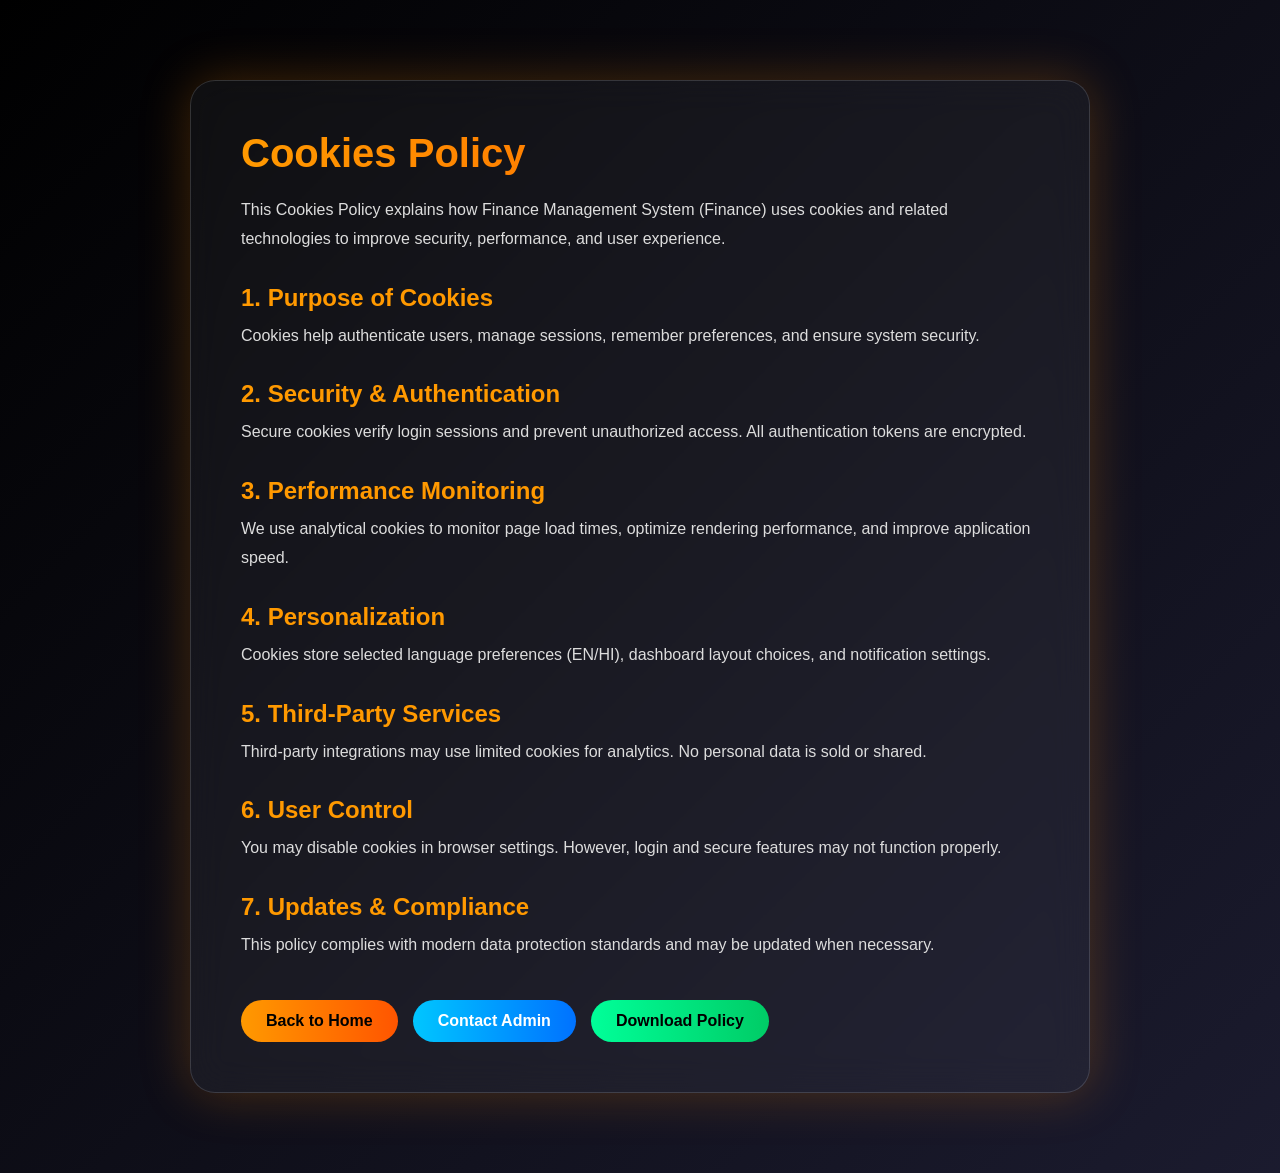
<file: legal/cookies.html>
<!DOCTYPE html>
<html lang="en">
<head>
<meta charset="UTF-8">
<title>Cookies Policy - Finance</title>
<meta name="viewport" content="width=device-width, initial-scale=1.0">

<style>

/* Base Reset */
*{
margin:0;
padding:0;
box-sizing:border-box;
font-family:'Segoe UI',sans-serif;
scroll-behavior:smooth;
}

/* Page Background */
body{
background:linear-gradient(-45deg,#0f0c29,#302b63,#24243e,#000000);
background-size:400% 400%;
animation:bgMove 10s ease infinite;
color:white;
overflow-x:hidden;
}

/* Background Animation */
@keyframes bgMove{
0%{background-position:0% 50%;}
50%{background-position:100% 50%;}
100%{background-position:0% 50%;}
}

/* Glass Container */

.container{
max-width:900px;
margin:80px auto;
padding:50px;
background:rgba(255,255,255,0.05);
backdrop-filter:blur(18px);
border-radius:25px;
border:1px solid rgba(255,255,255,0.15);
box-shadow:0 0 50px rgba(255,140,0,0.25);
animation:fadeIn .6s ease forwards;
}

@keyframes fadeIn{
from{opacity:0;transform:translateY(20px);}
to{opacity:1;transform:translateY(0);}
}

/* Typography */
h1{
font-size:40px;
margin-bottom:20px;
background:linear-gradient(90deg,#ff9900,#ff5500);
-webkit-background-clip:text;
-webkit-text-fill-color:transparent;
}

h2{
margin-top:30px;
color:#ff9900;
}

p{
line-height:1.8;
color:#ddd;
margin-top:10px;
}

/* Buttons */

.buttons{
margin-top:40px;
display:flex;
gap:15px;
flex-wrap:wrap;
}

.btn{
padding:12px 25px;
border-radius:30px;
text-decoration:none;
font-weight:bold;
transition:.3s;
}

.home{
background:linear-gradient(90deg,#ff9900,#ff5500);
color:black;
}

.contact{
background:linear-gradient(90deg,#00c6ff,#0072ff);
color:white;
}

.download{
background:linear-gradient(90deg,#00ff99,#00cc66);
color:black;
}

.btn:hover{
transform:scale(1.05);
box-shadow:0 0 20px rgba(255,255,255,0.4);
}

/* Responsive */
@media(max-width:768px){
.container{margin:40px 15px;padding:30px;}
h1{font-size:28px;}
}

</style>
</head>

<body>

<!-- Cookies Content -->
<div class="container">

<h1>Cookies Policy</h1>

<p>This Cookies Policy explains how Finance Management System (Finance) uses cookies and related technologies to improve security, performance, and user experience.</p>

<h2>1. Purpose of Cookies</h2>
<p>Cookies help authenticate users, manage sessions, remember preferences, and ensure system security.</p>

<h2>2. Security & Authentication</h2>
<p>Secure cookies verify login sessions and prevent unauthorized access. All authentication tokens are encrypted.</p>

<h2>3. Performance Monitoring</h2>
<p>We use analytical cookies to monitor page load times, optimize rendering performance, and improve application speed.</p>

<h2>4. Personalization</h2>
<p>Cookies store selected language preferences (EN/HI), dashboard layout choices, and notification settings.</p>

<h2>5. Third-Party Services</h2>
<p>Third-party integrations may use limited cookies for analytics. No personal data is sold or shared.</p>

<h2>6. User Control</h2>
<p>You may disable cookies in browser settings. However, login and secure features may not function properly.</p>

<h2>7. Updates & Compliance</h2>
<p>This policy complies with modern data protection standards and may be updated when necessary.</p>

<div class="buttons">
<a href="../index.html" class="btn home">Back to Home</a>
<a href="../support/contact-us.html" class="btn contact">Contact Admin</a>
<a href="#" class="btn download">Download Policy</a>
</div>

</div>

</body>
</html>
</file>
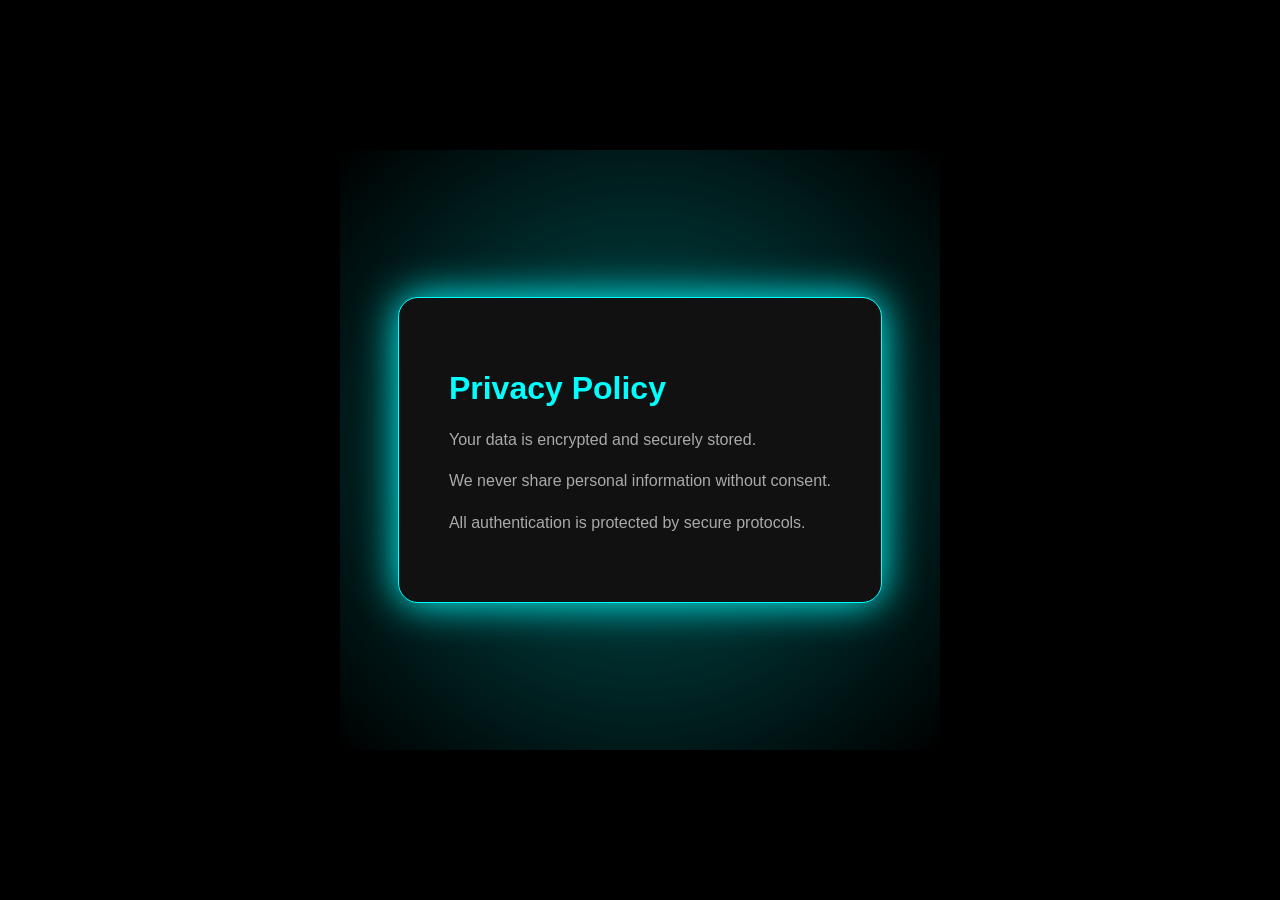
<file: legal/privacy.html>
<!DOCTYPE html>
<html lang="en">
<head>
<meta charset="UTF-8">
<meta name="viewport" content="width=device-width, initial-scale=1.0">
<title>Privacy Policy</title>
<style>
/* Base Layout */
body{
margin:0;
height:100vh;
display:flex;
justify-content:center;
align-items:center;
background:#000;
font-family:sans-serif;
color:#0ff;
overflow:hidden;
}

/* Background Effect */
body::before{
content:"";
position:absolute;
width:600px;
height:600px;
background:radial-gradient(circle,#00ffff55,transparent);
animation:spin 10s linear infinite;
}

/* Background Animation */
@keyframes spin{
100%{transform:rotate(360deg);}
}

/* Content Card */
.box{
position:relative;
background:#111;
padding:50px;
border-radius:20px;
border:1px solid #0ff;
box-shadow:0 0 40px #0ff;
max-width:700px;
animation:fade 1.2s ease;
}

/* Card Entrance Animation */
@keyframes fade{
from{opacity:0;transform:scale(.8);}
to{opacity:1;transform:scale(1);}
}

/* Typography */
h1{color:#0ff;margin-bottom:20px;}
p{color:#aaa;line-height:1.6;}
</style>
</head>
<body>
<!-- Privacy Content -->
<div class="box">
<h1>Privacy Policy</h1>
<p>Your data is encrypted and securely stored.</p>
<p>We never share personal information without consent.</p>
<p>All authentication is protected by secure protocols.</p>
</div>
</body>
</html>
</file>
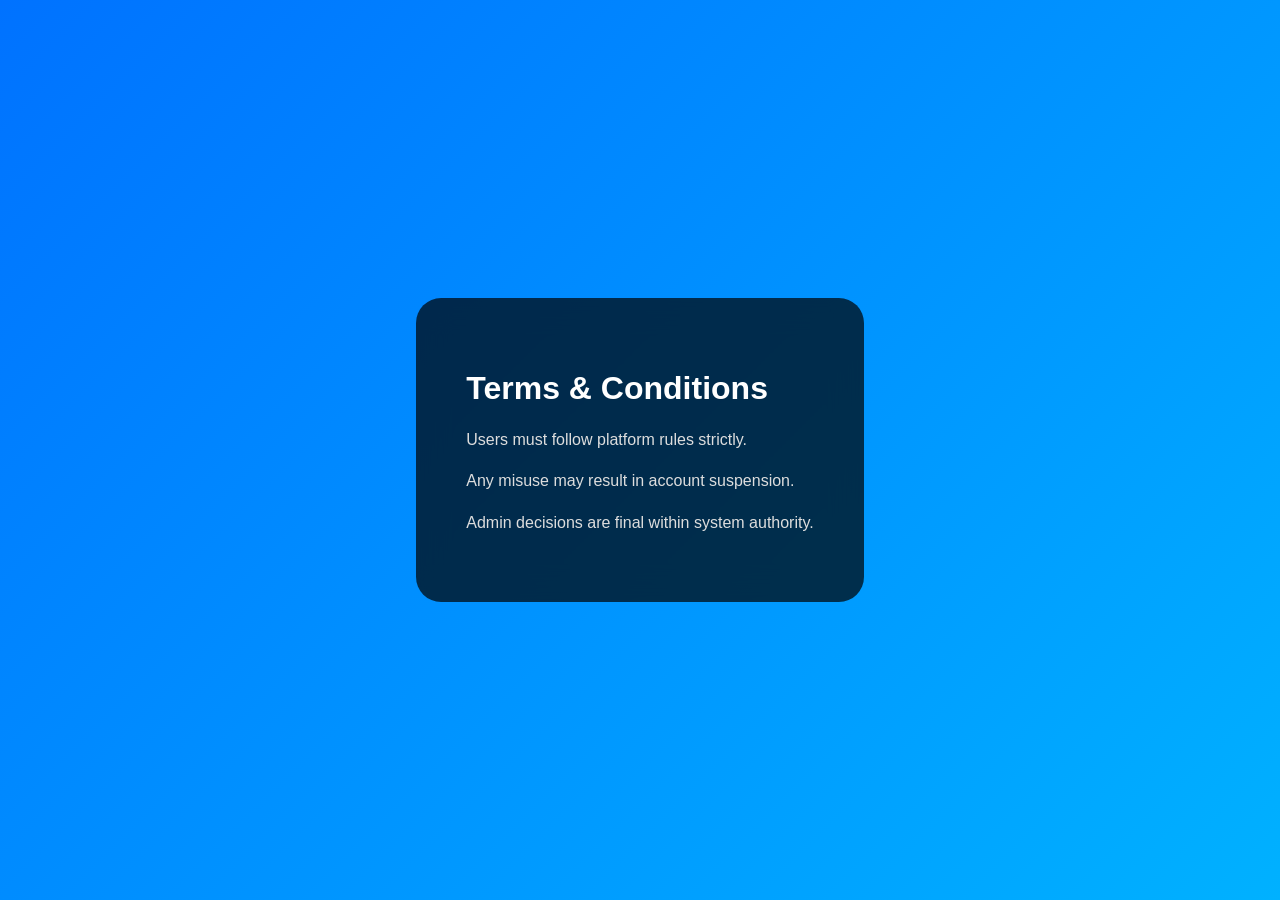
<file: legal/terms.html>
<!DOCTYPE html>
<html lang="en">
<head>
<meta charset="UTF-8">
<meta name="viewport" content="width=device-width, initial-scale=1.0">
<title>Terms & Conditions</title>
<style>
/* Base Layout */
body{
margin:0;
font-family:sans-serif;
height:100vh;
display:flex;
justify-content:center;
align-items:center;
background:linear-gradient(-45deg,#ff6a00,#ee0979,#00c6ff,#0072ff);
background-size:400% 400%;
animation:bg 8s ease infinite;
color:white;
}

/* Background Animation */
@keyframes bg{
0%{background-position:0% 50%;}
50%{background-position:100% 50%;}
100%{background-position:0% 50%;}
}

/* Content Card */
.card{
background:rgba(0,0,0,.7);
padding:50px;
border-radius:25px;
backdrop-filter:blur(15px);
max-width:700px;
animation:slide 1.5s ease;
}

/* Card Entrance Animation */
@keyframes slide{
from{transform:translateY(50px);opacity:0;}
to{transform:translateY(0);opacity:1;}
}

/* Typography */
h1{margin-bottom:20px;}
p{line-height:1.6;color:#ddd;}
</style>
</head>
<body>
<!-- Terms Content -->
<div class="card">
<h1>Terms & Conditions</h1>
<p>Users must follow platform rules strictly.</p>
<p>Any misuse may result in account suspension.</p>
<p>Admin decisions are final within system authority.</p>
</div>
</body>
</html>
</file>
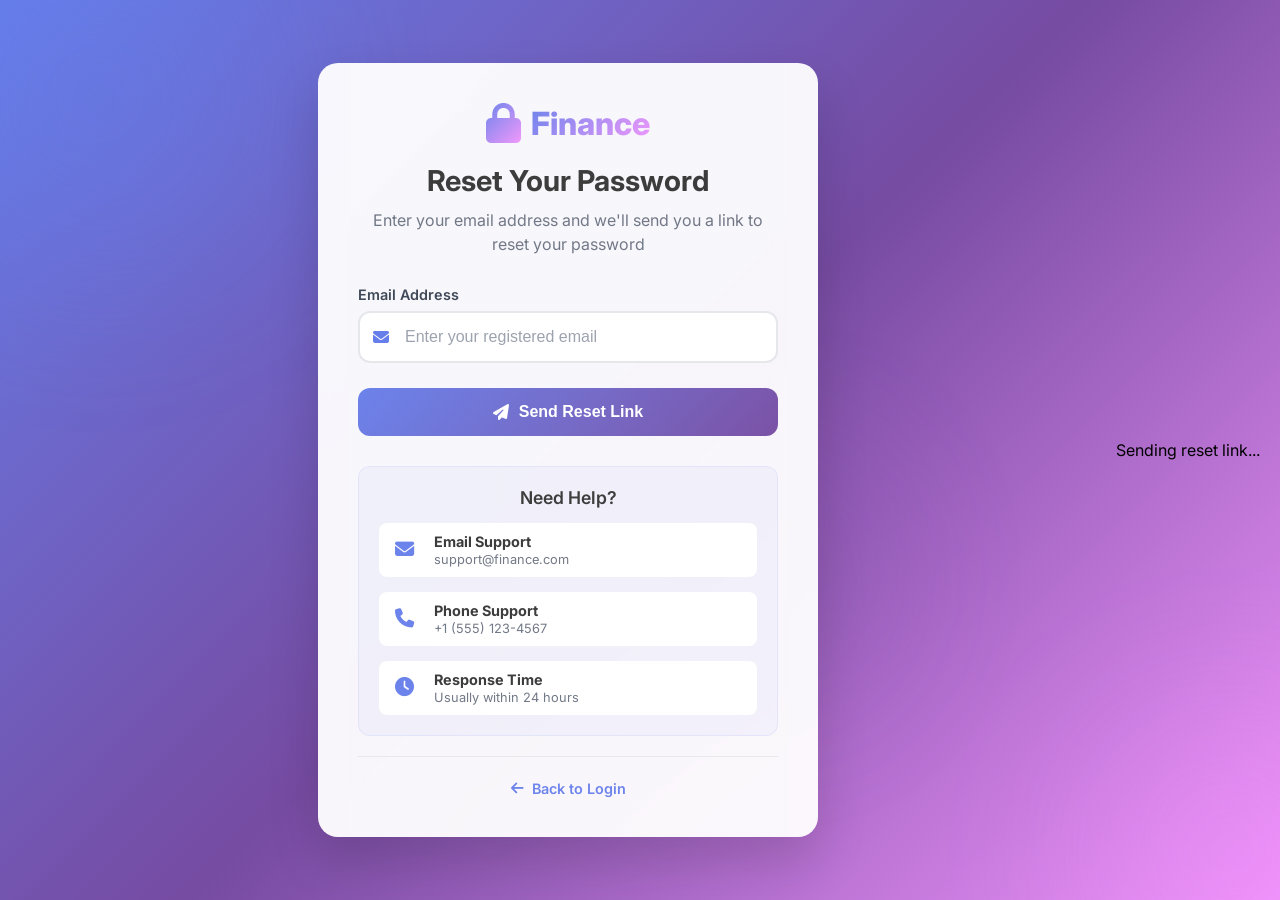
<file: signup/forgot-password.html>
<!DOCTYPE html>
<html lang="en">
<head>
    <meta charset="UTF-8">
    <meta name="viewport" content="width=device-width, initial-scale=1.0">
    <title>Forgot Password - Finance Management System</title>
    <link rel="stylesheet" href="signup.css">
    <link rel="stylesheet" href="https://cdnjs.cloudflare.com/ajax/libs/font-awesome/6.4.0/css/all.min.css">
    <style>
        /* ---------- Layout: Forgot Password Card ---------- */
        .forgot-password-container {
            background: rgba(255, 255, 255, 0.95);
            backdrop-filter: blur(20px);
            border-radius: 20px;
            box-shadow: 0 25px 50px rgba(0, 0, 0, 0.15);
            padding: 40px;
            max-width: 500px;
            width: 100%;
            margin: 0 auto;
            position: relative;
            overflow: hidden;
        }

        .forgot-password-container::before {
            content: '';
            position: absolute;
            top: -50%;
            left: -50%;
            width: 200%;
            height: 200%;
            background: linear-gradient(45deg, transparent, rgba(255, 255, 255, 0.05), transparent);
            transform: rotate(45deg);
            animation: shimmer 3s infinite;
        }

        /* ---------- Animation: Card Shimmer ---------- */
        @keyframes shimmer {
            0% { transform: translateX(-100%) translateY(-100%) rotate(45deg); }
            100% { transform: translateX(100%) translateY(100%) rotate(45deg); }
        }

        /* ---------- Header ---------- */
        .forgot-header {
            text-align: center;
            margin-bottom: 30px;
        }

        .forgot-header .logo {
            display: flex;
            align-items: center;
            justify-content: center;
            gap: 10px;
            margin-bottom: 20px;
        }

        .forgot-header .logo i {
            font-size: 2.5rem;
            background: linear-gradient(135deg, #667eea, #f093fb);
            -webkit-background-clip: text;
            -webkit-text-fill-color: transparent;
            background-clip: text;
        }

        .forgot-header .logo h2 {
            font-size: 2rem;
            font-weight: 800;
            background: linear-gradient(135deg, #667eea, #f093fb);
            -webkit-background-clip: text;
            -webkit-text-fill-color: transparent;
            background-clip: text;
        }

        .forgot-header h3 {
            font-size: 1.8rem;
            font-weight: 700;
            color: #333;
            margin-bottom: 10px;
        }

        .forgot-header p {
            font-size: 1rem;
            color: #6b7280;
            line-height: 1.5;
        }

        /* ---------- Form ---------- */
        .forgot-form {
            margin-bottom: 30px;
        }

        .forgot-form .form-group {
            margin-bottom: 25px;
        }

        .forgot-form label {
            display: block;
            font-weight: 600;
            color: #374151;
            margin-bottom: 8px;
            font-size: 0.9rem;
        }

        /* ---------- Help Cards ---------- */
        .help-section {
            background: rgba(102, 126, 234, 0.05);
            border-radius: 12px;
            padding: 20px;
            border: 1px solid rgba(102, 126, 234, 0.1);
            margin-bottom: 20px;
        }

        .help-section h4 {
            font-size: 1.1rem;
            font-weight: 600;
            color: #333;
            margin-bottom: 15px;
            text-align: center;
        }

        .help-options {
            display: flex;
            flex-direction: column;
            gap: 15px;
        }

        .help-item {
            display: flex;
            align-items: center;
            gap: 15px;
            padding: 10px;
            background: white;
            border-radius: 8px;
            transition: all 0.3s ease;
        }

        .help-item:hover {
            transform: translateX(5px);
            box-shadow: 0 2px 10px rgba(102, 126, 234, 0.1);
        }

        .help-item i {
            font-size: 1.2rem;
            color: #667eea;
            width: 30px;
            text-align: center;
        }

        .help-item strong {
            display: block;
            font-size: 0.9rem;
            color: #333;
            margin-bottom: 2px;
        }

        .help-item p {
            font-size: 0.8rem;
            color: #6b7280;
            margin: 0;
        }

        /* ---------- Footer Link ---------- */
        .back-section {
            text-align: center;
            padding-top: 20px;
            border-top: 1px solid #e5e7eb;
        }

        .back-link {
            display: inline-flex;
            align-items: center;
            gap: 8px;
            color: #667eea;
            text-decoration: none;
            font-weight: 600;
            transition: all 0.3s ease;
            font-size: 0.9rem;
        }

        .back-link:hover {
            color: #764ba2;
            transform: translateX(-3px);
        }

        /* ---------- Responsive ---------- */
        @media (max-width: 768px) {
            .forgot-password-container {
                padding: 30px 20px;
                border-radius: 16px;
            }

            .forgot-header .logo i {
                font-size: 2rem;
            }

            .forgot-header .logo h2 {
                font-size: 1.5rem;
            }

            .forgot-header h3 {
                font-size: 1.5rem;
            }

            .forgot-header p {
                font-size: 0.9rem;
            }

            .help-item {
                padding: 8px;
            }
        }

        @media (max-width: 480px) {
            .forgot-password-container {
                padding: 25px 15px;
            }

            .help-item {
                flex-direction: column;
                text-align: center;
                gap: 10px;
            }

            .help-item i {
                width: auto;
            }
        }
    </style>
</head>
<body>
    <!-- Animated Background -->
    <div class="bg-animation">
        <div class="floating-orb orb1"></div>
        <div class="floating-orb orb2"></div>
        <div class="floating-orb orb3"></div>
    </div>

    <!-- Forgot Password Layout -->
    <div class="forgot-password-container">
        <!-- Forgot Password Header -->
        <div class="forgot-header">
            <div class="logo">
                <i class="fas fa-lock"></i>
                <h2>Finance</h2>
            </div>
            <h3>Reset Your Password</h3>
            <p>Enter your email address and we'll send you a link to reset your password</p>
        </div>

        <!-- Forgot Password Form -->
        <form class="forgot-form" id="forgotForm">
            <div class="form-group">
                <label for="email">Email Address</label>
                <div class="input-group">
                    <i class="fas fa-envelope"></i>
                    <input type="email" id="email" name="email" placeholder="Enter your registered email" required>
                </div>
            </div>

            <button type="submit" class="auth-btn">
                <i class="fas fa-paper-plane"></i>
                <span>Send Reset Link</span>
            </button>
        </form>

        <!-- Help Section -->
        <div class="help-section">
            <h4>Need Help?</h4>
            <div class="help-options">
                <div class="help-item">
                    <i class="fas fa-envelope"></i>
                    <div>
                        <strong>Email Support</strong>
                        <p>support@finance.com</p>
                    </div>
                </div>
                <div class="help-item">
                    <i class="fas fa-phone"></i>
                    <div>
                        <strong>Phone Support</strong>
                        <p>+1 (555) 123-4567</p>
                    </div>
                </div>
                <div class="help-item">
                    <i class="fas fa-clock"></i>
                    <div>
                        <strong>Response Time</strong>
                        <p>Usually within 24 hours</p>
                    </div>
                </div>
            </div>
        </div>

        <!-- Back to Login -->
        <div class="back-section">
            <a href="signup.html" class="back-link">
                <i class="fas fa-arrow-left"></i>
                Back to Login
            </a>
        </div>
    </div>

    <!-- Feedback Overlay: Success -->
    <div class="success-message" id="successMessage">
        <div class="success-content">
            <div class="success-icon">
                <i class="fas fa-check-circle"></i>
            </div>
            <h3>Email Sent!</h3>
            <p id="successText">We've sent a password reset link to your email address</p>
            <button class="success-btn" id="forgotCloseSuccessBtn" type="button">Got it</button>
            <div class="success-tips">
                <p><strong>Check your spam folder</strong> if you don't see the email</p>
                <p>The link will expire in <strong>24 hours</strong></p>
            </div>
        </div>
    </div>

    <!-- Feedback Overlay: Loading -->
    <div class="loading-overlay" id="loadingOverlay">
        <div class="loading-spinner">
            <div class="spinner"></div>
            <p>Sending reset link...</p>
        </div>
    </div>

    <!-- Shared Auth Script -->
    <script src="signup.js"></script>
    <!-- Page-Specific Logic -->
    <script>
        // ---------- Initialization ----------
        document.addEventListener('DOMContentLoaded', function() {
            const forgotForm = document.getElementById('forgotForm');
            const successMessage = document.getElementById('successMessage');
            const successText = document.getElementById('successText');
            const loadingOverlay = document.getElementById('loadingOverlay');

            forgotForm.addEventListener('submit', handleForgotPassword);

            // ---------- Form Submit Logic ----------
            async function handleForgotPassword(e) {
                e.preventDefault();
                
                const email = document.getElementById('email').value;
                
                // Validate email
                if (!validateEmail(email)) {
                    showError('Please enter a valid email address');
                    return;
                }
                
                // Show loading
                showLoading();
                
                try {
                    // Simulate API call
                    await simulateApiCall();
                    
                    // Show success message
                    showSuccess(`We've sent a password reset link to ${email}`);
                    
                    // Reset form
                    forgotForm.reset();
                    
                } catch (error) {
                    showError('Failed to send reset link. Please try again.');
                } finally {
                    hideLoading();
                }
            }

            // ---------- Validation ----------
            function validateEmail(email) {
                const re = /^[^\s@]+@[^\s@]+\.[^\s@]+$/;
                return re.test(email);
            }

            // ---------- UI Helpers ----------
            function showSuccess(message) {
                successText.textContent = message;
                successMessage.classList.add('show');
            }

            function showLoading() {
                loadingOverlay.classList.add('show');
            }

            function hideLoading() {
                loadingOverlay.classList.remove('show');
            }

            function closeSuccess() {
                successMessage.classList.remove('show');
            }

            const closeSuccessBtn = document.getElementById('forgotCloseSuccessBtn');
            if (closeSuccessBtn) {
                closeSuccessBtn.addEventListener('click', closeSuccess);
            }

            function simulateApiCall() {
                return new Promise((resolve) => {
                    setTimeout(resolve, 2000);
                });
            }

            // ---------- Input Formatting ----------
            document.getElementById('email').addEventListener('input', function(e) {
                e.target.value = e.target.value.toLowerCase();
            });
        });
    </script>
</body>
</html>
</file>
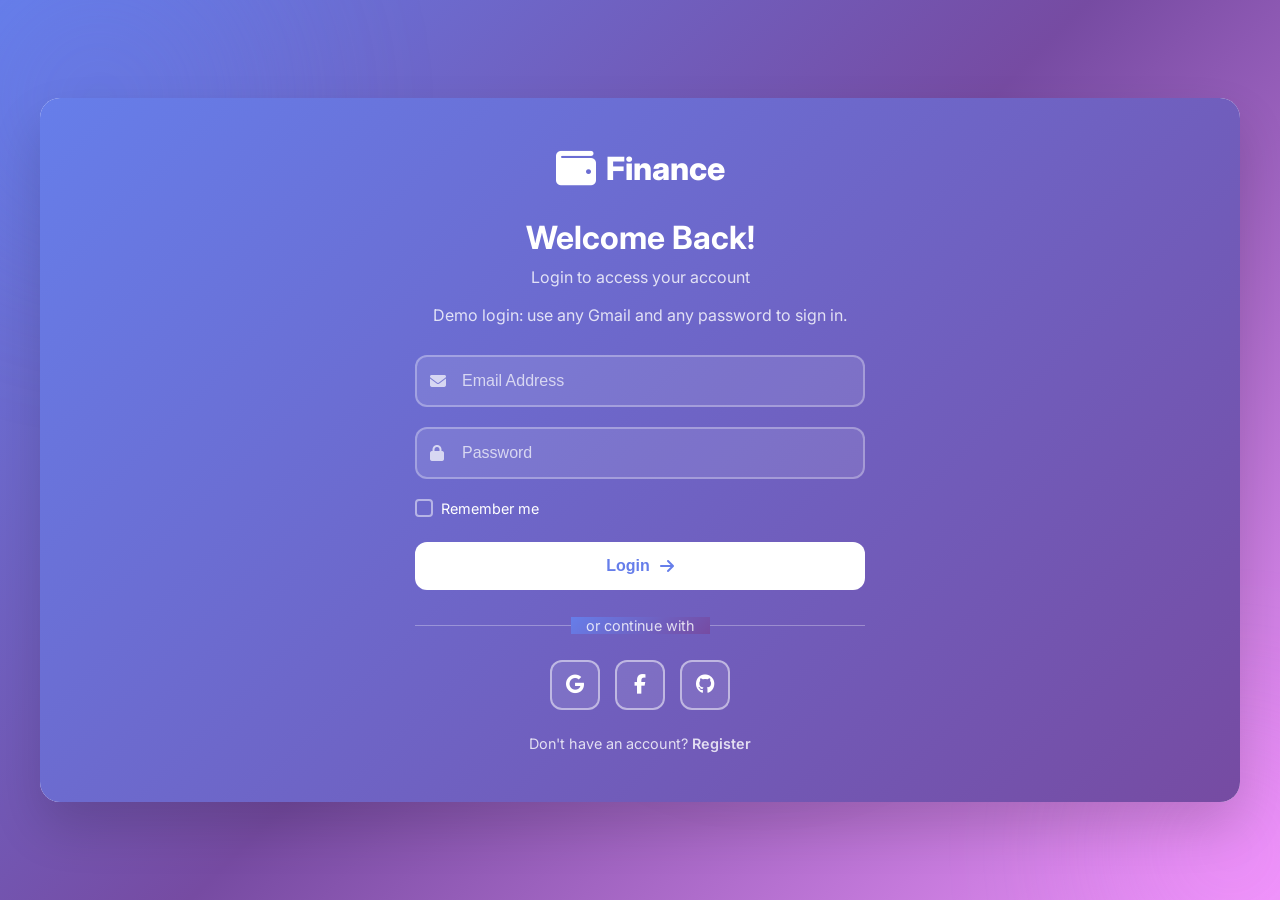
<file: signup/signup.html>
<!DOCTYPE html>
<html lang="en">
<head>
    <meta charset="UTF-8">
    <meta name="viewport" content="width=device-width, initial-scale=1.0">
    <title>Signup - Finance Management System</title>
    <link rel="stylesheet" href="signup.css">
    <link rel="stylesheet" href="https://cdnjs.cloudflare.com/ajax/libs/font-awesome/6.4.0/css/all.min.css">
</head>
<body>
    <!-- Animated Background -->
    <div class="bg-animation">
        <div class="floating-orb orb1"></div>
        <div class="floating-orb orb2"></div>
        <div class="floating-orb orb3"></div>
    </div>

    <!-- Main Layout -->
    <div class="main-container">
        <!-- Left Panel - Login -->
        <div class="panel login-panel" id="loginPanel" style="display: flex;">
            <div class="panel-content">
                <div class="logo">
                    <i class="fas fa-wallet"></i>
                    <h2>Finance</h2>
                </div>
                
                <h3>Welcome Back!</h3>
                <p>Login to access your account</p>
                <p class="demo-note">Demo login: use any Gmail and any password to sign in.</p>
                
                <form class="auth-form" id="loginForm">
                    <div class="form-group">
                        <div class="input-group">
                            <i class="fas fa-envelope"></i>
                            <input type="email" id="loginEmail" placeholder="Email Address" required>
                        </div>
                    </div>
                    
                    <div class="form-group">
                        <div class="input-group">
                            <i class="fas fa-lock"></i>
                            <input type="password" id="loginPassword" placeholder="Password" required>
                        </div>
                    </div>
                    
                    <div class="form-options">
                        <label class="checkbox">
                            <input type="checkbox" id="rememberMe">
                            <span class="checkmark"></span>
                            Remember me
                        </label>
                    </div>
                    
                    <button type="submit" class="auth-btn">
                        <span>Login</span>
                        <i class="fas fa-arrow-right"></i>
                    </button>
                    
                    <div class="divider">
                        <span>or continue with</span>
                    </div>
                    
                    <div class="social-login">
                        <button type="button" class="social-btn google">
                            <i class="fab fa-google"></i>
                        </button>
                        <button type="button" class="social-btn facebook">
                            <i class="fab fa-facebook-f"></i>
                        </button>
                        <button type="button" class="social-btn github">
                            <i class="fab fa-github"></i>
                        </button>
                    </div>
                </form>
                
                <div class="panel-footer">
                    <p>Don't have an account? <a href="#" id="showRegister">Register</a></p>
                </div>
            </div>
        </div>

        <!-- Right Panel - Register -->
        <div class="panel register-panel" id="registerPanel" style="display: none;">
            <div class="panel-content">
                <div class="logo">
                    <i class="fas fa-wallet"></i>
                    <h2>Finance</h2>
                </div>
                
                <h3>Create Account</h3>
                <p>Join our learning community</p>
                
                <form class="auth-form" id="registerForm">
                    <div class="form-row">
                        <div class="form-group">
                            <div class="input-group">
                                <i class="fas fa-user"></i>
                                <input type="text" id="firstName" placeholder="First Name" required>
                            </div>
                        </div>
                        <div class="form-group">
                            <div class="input-group">
                                <i class="fas fa-user"></i>
                                <input type="text" id="lastName" placeholder="Last Name" required>
                            </div>
                        </div>
                    </div>
                    
                    <div class="form-group">
                        <div class="input-group">
                            <i class="fas fa-envelope"></i>
                            <input type="email" id="registerEmail" placeholder="Email Address" required>
                        </div>
                    </div>
                    
                    <div class="form-group">
                        <div class="input-group">
                            <i class="fas fa-phone"></i>
                            <input type="tel" id="phone" placeholder="Phone Number" required>
                        </div>
                    </div>
                    
                    <div class="form-group">
                        <div class="input-group">
                            <i class="fas fa-lock"></i>
                            <input type="password" id="registerPassword" placeholder="Password" required>
                            <button type="button" class="toggle-password" data-toggle-target="registerPassword">
                                <i class="fas fa-eye"></i>
                            </button>
                        </div>
                    </div>
                    
                    <div class="form-group">
                        <div class="input-group">
                            <i class="fas fa-lock"></i>
                            <input type="password" id="confirmPassword" placeholder="Confirm Password" required>
                            <button type="button" class="toggle-password" data-toggle-target="confirmPassword">
                                <i class="fas fa-eye"></i>
                            </button>
                        </div>
                    </div>
                    
                    <div class="password-strength" id="passwordStrength">
                        <div class="strength-bar">
                            <div class="strength-fill"></div>
                        </div>
                        <span class="strength-text">Password strength</span>
                    </div>
                    
                    <div class="form-options">
                        <label class="checkbox">
                            <input type="checkbox" id="agreeTerms" required>
                            <span class="checkmark"></span>
                            I agree to the <a href="#">Terms & Conditions</a>
                        </label>
                    </div>
                    
                    <button type="submit" class="auth-btn">
                        <span>Create Account</span>
                        <i class="fas fa-user-plus"></i>
                    </button>
                    
                    <div class="divider">
                        <span>or sign up with</span>
                    </div>
                    
                    <div class="social-login">
                        <button type="button" class="social-btn google">
                            <i class="fab fa-google"></i>
                        </button>
                        <button type="button" class="social-btn facebook">
                            <i class="fab fa-facebook-f"></i>
                        </button>
                        <button type="button" class="social-btn github">
                            <i class="fab fa-github"></i>
                        </button>
                    </div>
                </form>
                
                <div class="panel-footer">
                    <p>Already have an account? <a href="#" id="showLogin">Login</a></p>
                </div>
            </div>
        </div>
    </div>

    <!-- Feedback Overlay -->
    <div class="success-message" id="successMessage">
        <div class="success-content">
            <i class="fas fa-check-circle"></i>
            <h3>Success!</h3>
            <p id="successText">Operation completed successfully</p>
            <button class="success-btn" id="closeSuccessBtn" type="button">OK</button>
        </div>
    </div>

    <!-- Page Logic -->
    <script src="signup.js"></script>
</body>
</html>
</file>
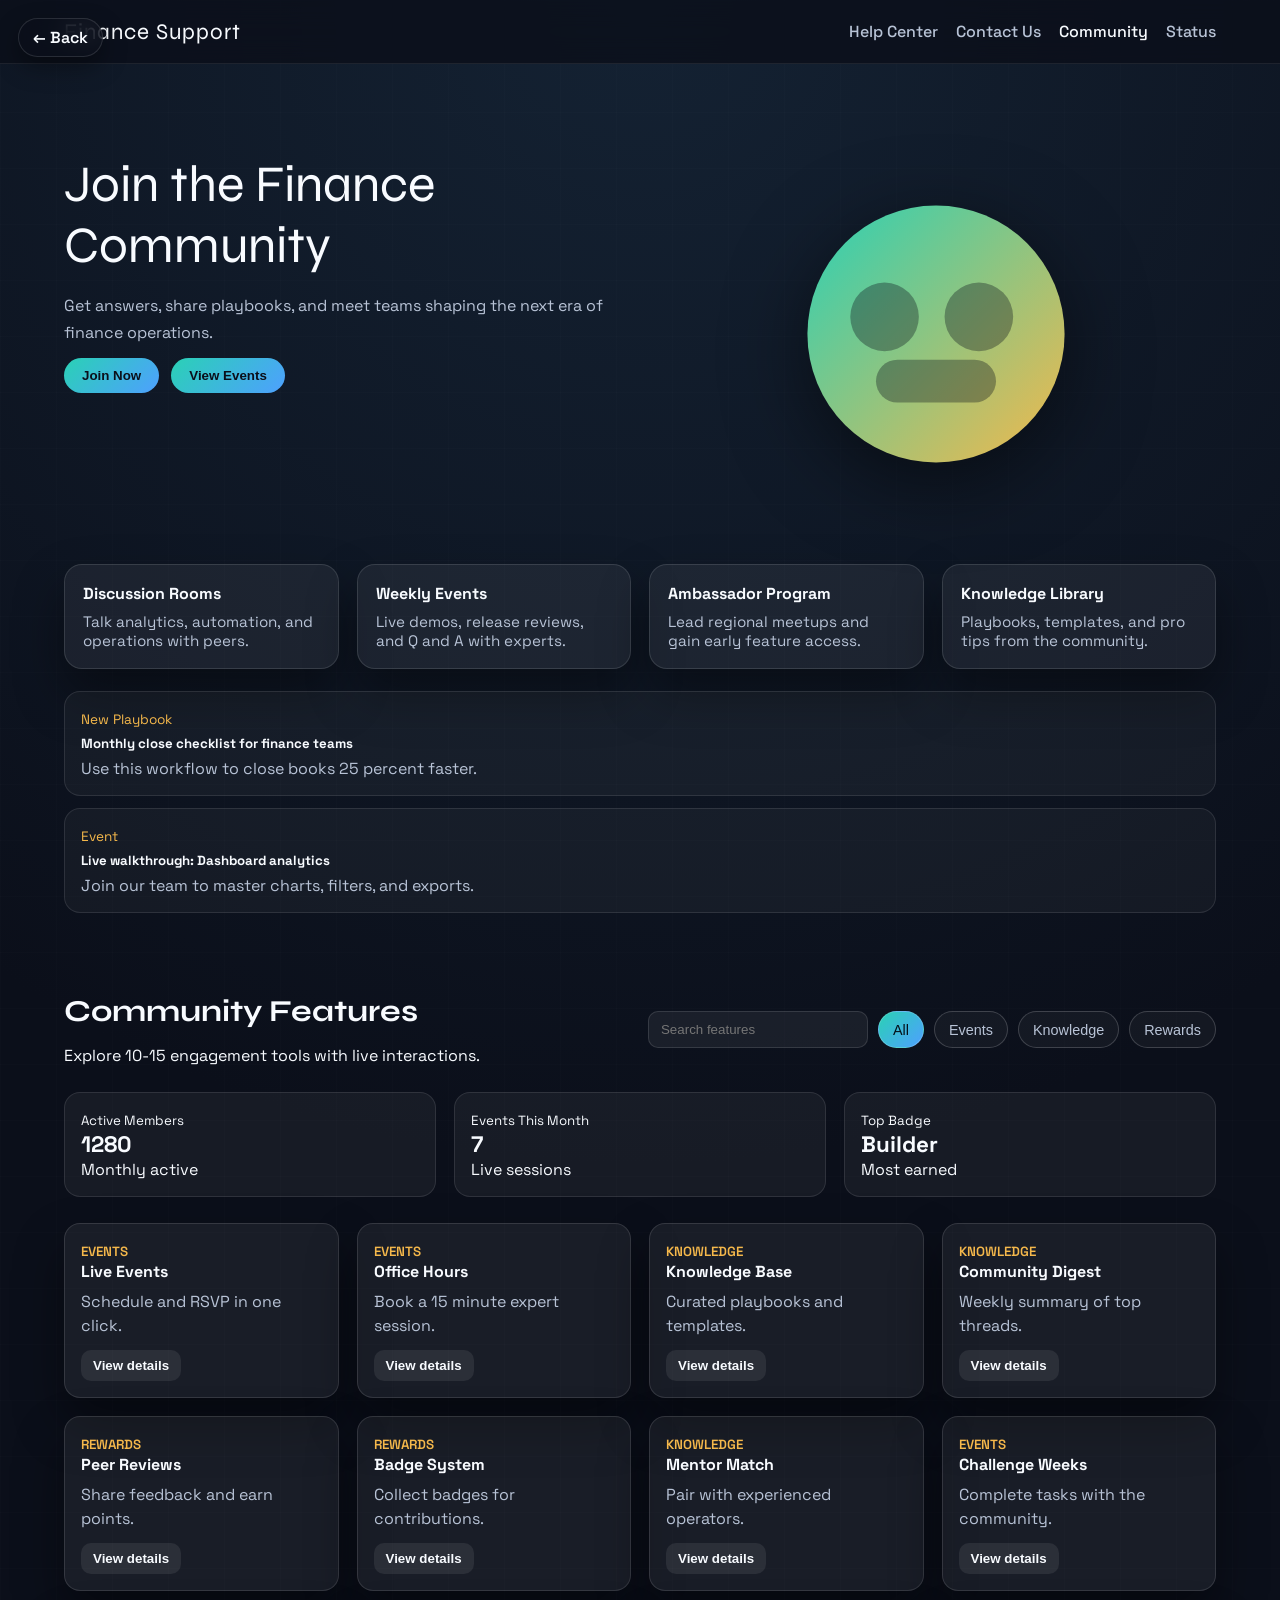
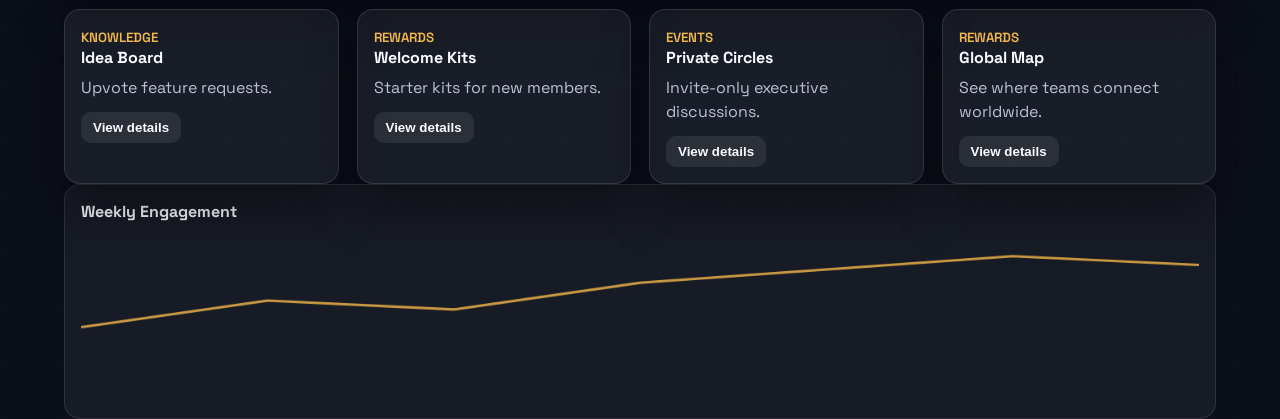
<file: support/community.html>
<!DOCTYPE html>
<html lang="en">
<head>
	<meta charset="UTF-8" />
	<meta name="viewport" content="width=device-width, initial-scale=1.0" />
	<title>Community | Finance Support</title>
	<link rel="preconnect" href="https://fonts.googleapis.com" />
	<link rel="preconnect" href="https://fonts.gstatic.com" crossorigin />
	<link href="https://fonts.googleapis.com/css2?family=Space+Grotesk:wght@400;500;600;700&family=Syne:wght@600;700;800&display=swap" rel="stylesheet" />
	<style>
		/* ---------- Theme Variables ---------- */
		:root {
			--bg: #0b0f1a;
			--glass: rgba(255, 255, 255, 0.06);
			--glass-border: rgba(255, 255, 255, 0.12);
			--text: #f8fbff;
			--muted: #b8c3d6;
			--accent: #2ad1b5;
			--accent-2: #4ea0ff;
			--accent-3: #f5b84b;
			--shadow: 0 25px 50px rgba(0, 0, 0, 0.4);
		}

		* { margin: 0; padding: 0; box-sizing: border-box; }

		/* ---------- Base Layout ---------- */
		html {
			background: radial-gradient(circle at top, #142233 0%, var(--bg) 55%);
			scroll-behavior: smooth;
			height: 100%;
		}

		body {
			font-family: "Space Grotesk", sans-serif;
			background-color: var(--bg);
			background-image: radial-gradient(circle at top, #142233 0%, var(--bg) 55%);
			background-repeat: no-repeat;
			background-size: cover;
			color: var(--text);
			min-height: 100vh;
			overflow-x: hidden;
		}

		/* ---------- Header + Navigation ---------- */
		.back-button {
			position: fixed;
			top: max(18px, env(safe-area-inset-top));
			left: max(18px, env(safe-area-inset-left));
			z-index: 6;
			display: inline-flex;
			align-items: center;
			gap: 8px;
			padding: 8px 14px;
			border-radius: 999px;
			background: rgba(11, 15, 26, 0.7);
			border: 1px solid rgba(255, 255, 255, 0.12);
			color: var(--text);
			text-decoration: none;
			font-weight: 600;
			backdrop-filter: blur(12px);
			box-shadow: 0 10px 25px rgba(0, 0, 0, 0.35);
			transition: transform 0.2s ease, background 0.2s ease;
			touch-action: manipulation;
		}

		.back-button:hover {
			background: rgba(11, 15, 26, 0.9);
			color: var(--text);
		}

		.back-button:active {
			transform: translateY(1px);
		}

		.page { position: relative; min-height: 100vh; }

		.pulse-lines {
			position: absolute;
			inset: 0;
			background-image: linear-gradient(rgba(255, 255, 255, 0.04) 1px, transparent 1px),
				linear-gradient(90deg, rgba(255, 255, 255, 0.04) 1px, transparent 1px);
			background-size: 56px 56px;
			opacity: 0.3;
			z-index: 0;
		}

		nav {
			position: sticky;
			top: 0;
			z-index: 5;
			backdrop-filter: blur(18px);
			background: rgba(11, 15, 26, 0.82);
			border-bottom: 1px solid rgba(255, 255, 255, 0.08);
		}

		.nav-wrap {
			max-width: 1200px;
			margin: 0 auto;
			padding: 18px 24px;
			display: flex;
			align-items: center;
			justify-content: space-between;
			gap: 20px;
		}

		.logo {
			font-family: "Syne", sans-serif;
			font-size: 1.4rem;
			letter-spacing: 1px;
		}

		.nav-links {
			display: flex;
			gap: 18px;
			list-style: none;
		}

		.nav-links a {
			color: var(--muted);
			text-decoration: none;
			font-weight: 500;
			transition: color 0.3s ease;
		}

		.nav-links a:hover,
		.nav-links a.active { color: var(--text); }

		/* ---------- Hero Section ---------- */
		.hero {
			max-width: 1200px;
			margin: 0 auto;
			padding: 90px 24px 50px;
			display: grid;
			grid-template-columns: repeat(auto-fit, minmax(280px, 1fr));
			gap: 32px;
			position: relative;
			z-index: 1;
		}

		.hero-title {
			font-family: "Syne", sans-serif;
			font-size: clamp(2.3rem, 4vw, 3.2rem);
			margin-bottom: 16px;
			animation: titlePulse 4s ease-in-out infinite;
		}

		.hero p { color: var(--muted); line-height: 1.7; }

		.hero-visual {
			display: flex;
			align-items: center;
			justify-content: center;
		}

		.hero-visual img {
			width: min(360px, 90%);
			animation: float 7s ease-in-out infinite;
			filter: drop-shadow(0 20px 40px rgba(0, 0, 0, 0.5));
		}

		/* ---------- Community Content ---------- */
		.section {
			max-width: 1200px;
			margin: 0 auto;
			padding: 0 24px 80px;
			display: grid;
			gap: 22px;
			position: relative;
			z-index: 1;
		}

		.pill-grid {
			display: grid;
			grid-template-columns: repeat(auto-fit, minmax(220px, 1fr));
			gap: 18px;
		}

		.pill {
			background: var(--glass);
			border: 1px solid var(--glass-border);
			border-radius: 18px;
			padding: 18px;
			box-shadow: var(--shadow);
		}

		.pill h4 { margin-bottom: 8px; }
		.pill p { color: var(--muted); font-size: 0.95rem; }

		.cta {
			display: flex;
			flex-wrap: wrap;
			gap: 12px;
			margin-top: 12px;
		}

		.cta button {
			border: none;
			padding: 10px 18px;
			border-radius: 999px;
			background: linear-gradient(135deg, var(--accent), var(--accent-2));
			color: #0b0f1a;
			font-weight: 700;
			cursor: pointer;
		}

		.feed {
			display: grid;
			gap: 12px;
		}

		.post {
			background: rgba(255, 255, 255, 0.04);
			border: 1px solid rgba(255, 255, 255, 0.1);
			border-radius: 16px;
			padding: 16px;
		}

		.post span { color: var(--accent-3); font-size: 0.85rem; }
		.post h5 { margin: 6px 0; }
		.post p { color: var(--muted); }

		/* ---------- Feature Lab ---------- */
		.feature-lab {
			max-width: 1200px;
			margin: 0 auto 80px;
			padding: 0 24px;
			position: relative;
			z-index: 1;
		}

		.feature-header {
			display: flex;
			flex-wrap: wrap;
			gap: 16px;
			align-items: center;
			justify-content: space-between;
			margin-bottom: 20px;
		}

		.feature-controls {
			display: flex;
			gap: 10px;
			flex-wrap: wrap;
		}

		.feature-controls input {
			background: rgba(255, 255, 255, 0.06);
			border: 1px solid rgba(255, 255, 255, 0.12);
			border-radius: 10px;
			padding: 10px 12px;
			color: var(--text);
			min-width: 220px;
		}

		.chip {
			border: 1px solid rgba(255, 255, 255, 0.18);
			background: rgba(255, 255, 255, 0.04);
			color: var(--muted);
			padding: 8px 14px;
			border-radius: 999px;
			cursor: pointer;
			font-size: 0.9rem;
		}

		.chip.active {
			color: #04121a;
			background: linear-gradient(135deg, var(--accent), var(--accent-2));
		}

		.feature-grid {
			display: grid;
			grid-template-columns: repeat(auto-fit, minmax(240px, 1fr));
			gap: 18px;
		}

		.feature-tile {
			background: var(--glass);
			border: 1px solid var(--glass-border);
			border-radius: 16px;
			padding: 16px;
			box-shadow: var(--shadow);
			position: relative;
			overflow: hidden;
		}

		.feature-tile small {
			color: var(--accent-3);
			font-weight: 600;
		}

		.feature-tile p {
			color: var(--muted);
			margin: 8px 0 12px;
			line-height: 1.5;
		}

		.feature-expand {
			border: none;
			padding: 8px 12px;
			border-radius: 10px;
			background: rgba(255, 255, 255, 0.08);
			color: var(--text);
			cursor: pointer;
			font-weight: 600;
		}

		.feature-details {
			margin-top: 12px;
			display: none;
			color: var(--muted);
			font-size: 0.9rem;
		}

		.feature-tile.active .feature-details {
			display: block;
		}

		.stat-row {
			display: grid;
			grid-template-columns: repeat(auto-fit, minmax(200px, 1fr));
			gap: 18px;
			margin: 26px 0;
		}

		.stat {
			background: rgba(255, 255, 255, 0.05);
			border: 1px solid rgba(255, 255, 255, 0.1);
			border-radius: 16px;
			padding: 16px;
		}

		.stat h4 {
			font-size: 1.4rem;
		}

		.mini-chart {
			background: rgba(255, 255, 255, 0.05);
			border: 1px solid rgba(255, 255, 255, 0.1);
			border-radius: 16px;
			padding: 16px;
		}

		canvas {
			width: 100%;
			height: 180px;
			display: block;
		}

		/* ---------- Animations ---------- */
		@keyframes float {
			0%, 100% { transform: translateY(0); }
			50% { transform: translateY(-14px); }
		}

		@keyframes titlePulse {
			0%, 100% { text-shadow: 0 0 0 rgba(78, 160, 255, 0); }
			50% { text-shadow: 0 0 22px rgba(78, 160, 255, 0.35); }
		}

		/* ---------- Responsive ---------- */
		@media (max-width: 768px) {
			.nav-links { display: none; }
			.hero { padding-top: 60px; }
		}

		@media (max-width: 600px) {
			.back-button {
				top: 12px;
				left: 12px;
				padding: 8px 12px;
				font-size: 0.9rem;
				max-width: calc(100vw - 24px);
			}
			.page {
				padding-top: 56px;
			}
		}
	</style>
</head>

<body>
	<!-- Back Navigation -->
		<a class="back-button" href="../index.html" aria-label="Back to home">&#8592; Back</a>
	<div class="page">
		<!-- Background Effects -->
		<div class="pulse-lines"></div>

		<!-- Top Navigation -->
		<nav>
			<div class="nav-wrap">
				<div class="logo">Finance Support</div>
				<ul class="nav-links">
					<li><a href="help-center.html">Help Center</a></li>
					<li><a href="contact-us.html">Contact Us</a></li>
					<li><a class="active" href="community.html">Community</a></li>
					<li><a href="status-page.html">Status</a></li>
				</ul>
			</div>
		</nav>

		<!-- Hero -->
		<section class="hero">
			<div>
				<div class="hero-title">Join the Finance Community</div>
				<p>Get answers, share playbooks, and meet teams shaping the next era of finance operations.</p>
				<div class="cta">
					<button id="joinBtn">Join Now</button>
					<button id="eventBtn">View Events</button>
				</div>
			</div>
			<div class="hero-visual">
				<img alt="Community illustration" src="data:image/svg+xml;utf8,<svg xmlns='http://www.w3.org/2000/svg' width='420' height='420' viewBox='0 0 420 420'><defs><linearGradient id='g' x1='0' y1='0' x2='1' y2='1'><stop offset='0%' stop-color='%232ad1b5'/><stop offset='100%' stop-color='%23f5b84b'/></linearGradient></defs><circle cx='210' cy='210' r='150' fill='url(%23g)'/><circle cx='150' cy='190' r='40' fill='%230b0f1a' opacity='0.35'/><circle cx='260' cy='190' r='40' fill='%230b0f1a' opacity='0.35'/><rect x='140' y='240' width='140' height='50' rx='25' fill='%230b0f1a' opacity='0.35'/></svg>" />
			</div>
		</section>

		<!-- Community Highlights + Feed -->
		<section class="section">
			<div class="pill-grid">
				<div class="pill">
					<h4>Discussion Rooms</h4>
					<p>Talk analytics, automation, and operations with peers.</p>
				</div>
				<div class="pill">
					<h4>Weekly Events</h4>
					<p>Live demos, release reviews, and Q and A with experts.</p>
				</div>
				<div class="pill">
					<h4>Ambassador Program</h4>
					<p>Lead regional meetups and gain early feature access.</p>
				</div>
				<div class="pill">
					<h4>Knowledge Library</h4>
					<p>Playbooks, templates, and pro tips from the community.</p>
				</div>
			</div>

			<div class="feed" id="feed">
				<div class="post">
					<span>New Playbook</span>
					<h5>Monthly close checklist for finance teams</h5>
					<p>Use this workflow to close books 25 percent faster.</p>
				</div>
				<div class="post">
					<span>Event</span>
					<h5>Live walkthrough: Dashboard analytics</h5>
					<p>Join our team to master charts, filters, and exports.</p>
				</div>
			</div>
		</section>

		<!-- Feature Lab -->
		<section class="feature-lab">
			<div class="feature-header">
				<div>
					<h3 class="hero-title" style="font-size: 1.9rem;">Community Features</h3>
					<p>Explore 10-15 engagement tools with live interactions.</p>
				</div>
				<div class="feature-controls">
					<input id="featureSearch" type="text" placeholder="Search features" />
					<button class="chip active" data-filter="all">All</button>
					<button class="chip" data-filter="events">Events</button>
					<button class="chip" data-filter="knowledge">Knowledge</button>
					<button class="chip" data-filter="rewards">Rewards</button>
				</div>
			</div>

			<div class="stat-row">
				<div class="stat">
					<small>Active Members</small>
					<h4 data-count="1280">0</h4>
					<p>Monthly active</p>
				</div>
				<div class="stat">
					<small>Events This Month</small>
					<h4 data-count="7">0</h4>
					<p>Live sessions</p>
				</div>
				<div class="stat">
					<small>Top Badge</small>
					<h4>Builder</h4>
					<p>Most earned</p>
				</div>
			</div>

			<div class="feature-grid" id="featureGrid"></div>

			<div class="mini-chart">
				<h4>Weekly Engagement</h4>
				<canvas id="communityChart" width="600" height="220"></canvas>
			</div>
		</section>
	</div>

	<!-- Page Logic -->
	<script>
		// ---------- DOM REFERENCES ----------
		const joinBtn = document.getElementById('joinBtn');
		const eventBtn = document.getElementById('eventBtn');
		const feed = document.getElementById('feed');
		const featureGrid = document.getElementById('featureGrid');
		const featureSearch = document.getElementById('featureSearch');
		const filterButtons = document.querySelectorAll('.chip');

		// ---------- Feed Actions ----------
		joinBtn.addEventListener('click', () => {
			const post = document.createElement('div');
			post.className = 'post';
			post.innerHTML = "<span>Welcome</span><h5>Thanks for joining the community</h5><p>Check your inbox for the starter kit.</p>";
			feed.prepend(post);
		});

		eventBtn.addEventListener('click', () => {
			const post = document.createElement('div');
			post.className = 'post';
			post.innerHTML = "<span>Event Added</span><h5>Finance Ops Roundtable</h5><p>Friday 6 PM IST, hosted by the product team.</p>";
			feed.prepend(post);
		});

		// ---------- Feature Data ----------
		const featureData = [
			{ title: 'Live Events', tag: 'events', desc: 'Schedule and RSVP in one click.', details: 'Auto-syncs to your calendar.' },
			{ title: 'Office Hours', tag: 'events', desc: 'Book a 15 minute expert session.', details: 'Slots open every Tuesday.' },
			{ title: 'Knowledge Base', tag: 'knowledge', desc: 'Curated playbooks and templates.', details: 'Search by role or workflow.' },
			{ title: 'Community Digest', tag: 'knowledge', desc: 'Weekly summary of top threads.', details: 'Delivered every Friday morning.' },
			{ title: 'Peer Reviews', tag: 'rewards', desc: 'Share feedback and earn points.', details: 'Top reviewers unlock perks.' },
			{ title: 'Badge System', tag: 'rewards', desc: 'Collect badges for contributions.', details: 'Badges display in your profile.' },
			{ title: 'Mentor Match', tag: 'knowledge', desc: 'Pair with experienced operators.', details: 'Matches based on goals.' },
			{ title: 'Challenge Weeks', tag: 'events', desc: 'Complete tasks with the community.', details: 'Leaderboard resets monthly.' },
			{ title: 'Idea Board', tag: 'knowledge', desc: 'Upvote feature requests.', details: 'Top ideas reviewed quarterly.' },
			{ title: 'Welcome Kits', tag: 'rewards', desc: 'Starter kits for new members.', details: 'Includes templates and guides.' },
			{ title: 'Private Circles', tag: 'events', desc: 'Invite-only executive discussions.', details: 'Limited to 12 members per session.' },
			{ title: 'Global Map', tag: 'rewards', desc: 'See where teams connect worldwide.', details: 'Pinned locations grow monthly.' }
		];

		// ---------- Feature Rendering ----------
		function renderFeatures(filter = 'all', query = '') {
			const normalized = query.toLowerCase();
			const items = featureData.filter(item => {
				const matchFilter = filter === 'all' || item.tag === filter;
				const matchQuery = item.title.toLowerCase().includes(normalized) || item.desc.toLowerCase().includes(normalized);
				return matchFilter && matchQuery;
			});
			featureGrid.innerHTML = items.map(item => `
				<div class="feature-tile" data-tag="${item.tag}">
					<small>${item.tag.toUpperCase()}</small>
					<h4>${item.title}</h4>
					<p>${item.desc}</p>
					<button class="feature-expand">View details</button>
					<div class="feature-details">${item.details}</div>
				</div>
			`).join('');

			featureGrid.querySelectorAll('.feature-expand').forEach(btn => {
				btn.addEventListener('click', () => {
					btn.closest('.feature-tile').classList.toggle('active');
				});
			});
		}

		// ---------- Counter Animation ----------
		function animateCounters() {
			document.querySelectorAll('[data-count]').forEach(counter => {
				const target = Number(counter.dataset.count || 0);
				let current = 0;
				const step = Math.max(1, Math.ceil(target / 40));
				const interval = setInterval(() => {
					current += step;
					if (current >= target) {
						current = target;
						clearInterval(interval);
					}
					counter.textContent = current;
				}, 20);
			});
		}

		// ---------- Chart Rendering ----------
		function drawCommunityChart() {
			const canvas = document.getElementById('communityChart');
			if (!canvas) return;
			const ctx = canvas.getContext('2d');
			const values = [30, 42, 38, 50, 56, 62, 58];
			const width = canvas.width;
			const height = canvas.height;
			ctx.clearRect(0, 0, width, height);
			ctx.strokeStyle = 'rgba(245, 184, 75, 0.8)';
			ctx.lineWidth = 3;
			ctx.beginPath();
			values.forEach((val, index) => {
				const x = (width / (values.length - 1)) * index;
				const y = height - (val / 70) * (height - 30) - 10;
				if (index === 0) ctx.moveTo(x, y);
				else ctx.lineTo(x, y);
			});
			ctx.stroke();
		}

		// ---------- Event Handling ----------
		filterButtons.forEach(btn => {
			btn.addEventListener('click', () => {
				filterButtons.forEach(b => b.classList.remove('active'));
				btn.classList.add('active');
				renderFeatures(btn.dataset.filter, featureSearch.value);
			});
		});

		featureSearch.addEventListener('input', () => {
			const active = document.querySelector('.chip.active');
			renderFeatures(active ? active.dataset.filter : 'all', featureSearch.value);
		});

		// ---------- Initialization ----------
		renderFeatures();
		animateCounters();
		drawCommunityChart();
	</script>
</body>
</html>
</file>
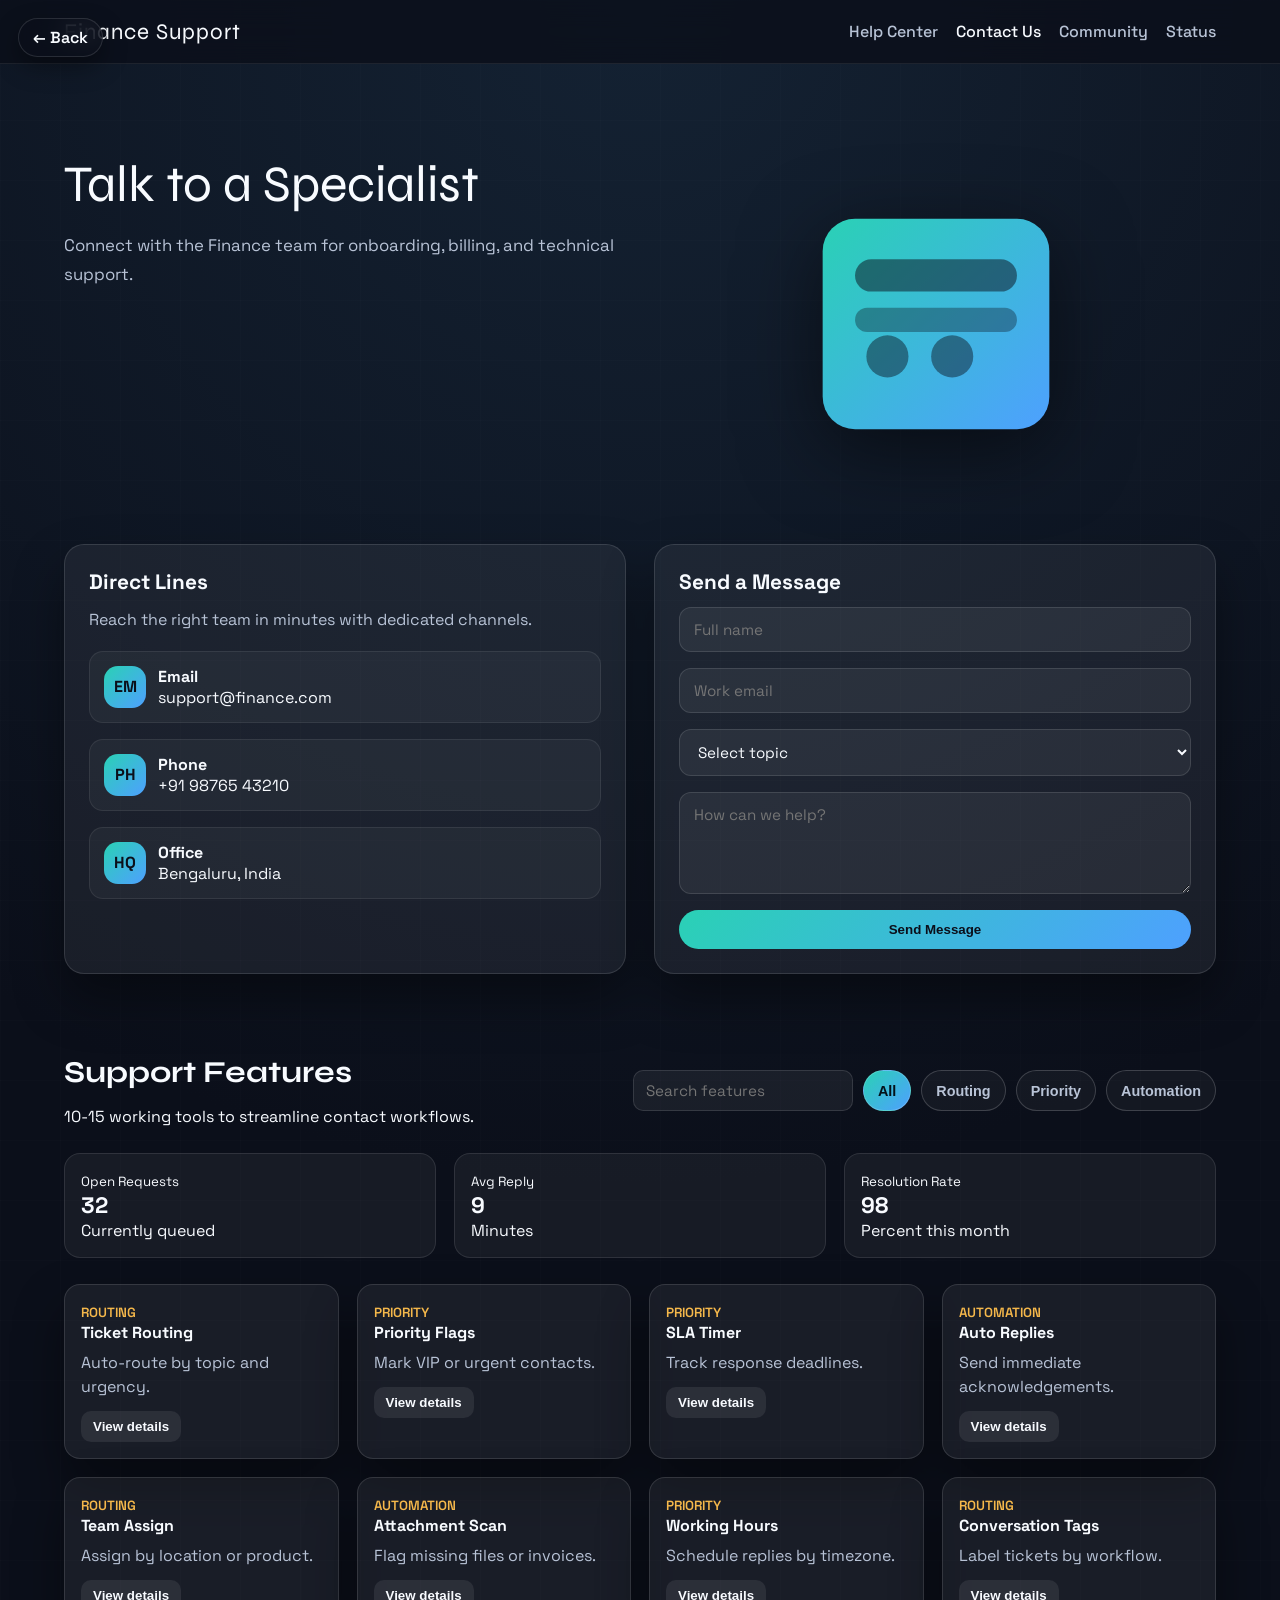
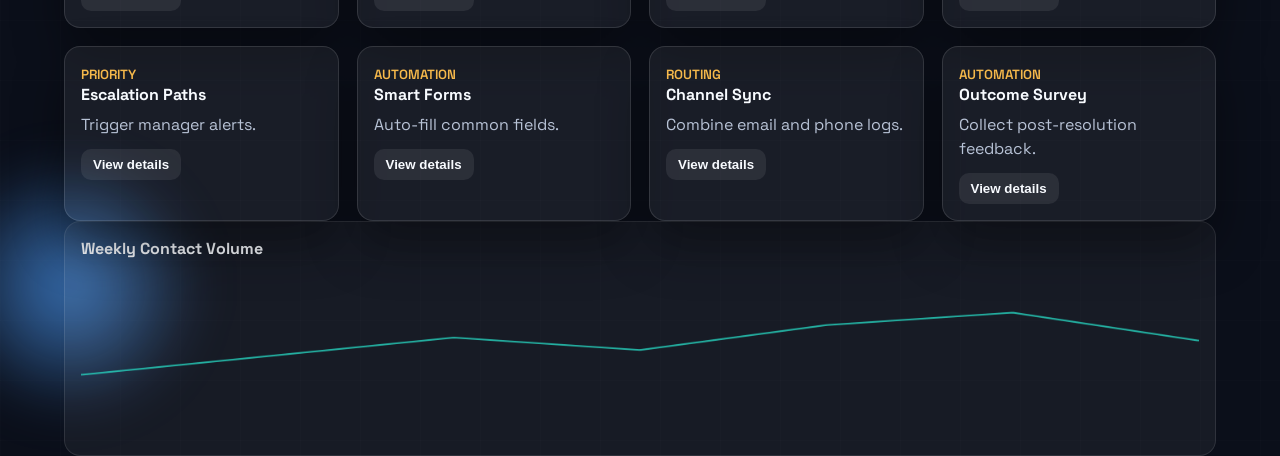
<file: support/contact-us.html>
<!DOCTYPE html>
<html lang="en">
<head>
	<meta charset="UTF-8" />
	<meta name="viewport" content="width=device-width, initial-scale=1.0" />
	<title>Contact Us | Finance Support</title>
	<link rel="preconnect" href="https://fonts.googleapis.com" />
	<link rel="preconnect" href="https://fonts.gstatic.com" crossorigin />
	<link href="https://fonts.googleapis.com/css2?family=Space+Grotesk:wght@400;500;600;700&family=Syne:wght@600;700;800&display=swap" rel="stylesheet" />
	<style>
		/* ---------- Theme Variables ---------- */
		:root {
			--bg: #0b0f1a;
			--bg-2: #0c1724;
			--glass: rgba(255, 255, 255, 0.06);
			--glass-border: rgba(255, 255, 255, 0.12);
			--text: #f8fbff;
			--muted: #b8c3d6;
			--accent: #2ad1b5;
			--accent-2: #4ea0ff;
			--accent-3: #f5b84b;
			--shadow: 0 25px 50px rgba(0, 0, 0, 0.4);
		}

		* { margin: 0; padding: 0; box-sizing: border-box; }

		/* ---------- Base Layout ---------- */
		html {
			background-color: var(--bg);
			background-image: radial-gradient(circle at top, #142233 0%, var(--bg) 55%);
			scroll-behavior: smooth;
			height: 100%;
		}

		body {
			font-family: "Space Grotesk", sans-serif;
			background-color: var(--bg);
			background-image: radial-gradient(circle at top, #142233 0%, var(--bg) 55%);
			background-repeat: no-repeat;
			background-size: cover;
			color: var(--text);
			min-height: 100vh;
			overflow-x: hidden;
		}

		/* ---------- Header + Navigation ---------- */
		.back-button {
			position: fixed;
			top: max(18px, env(safe-area-inset-top));
			left: max(18px, env(safe-area-inset-left));
			z-index: 6;
			display: inline-flex;
			align-items: center;
			gap: 8px;
			padding: 8px 14px;
			border-radius: 999px;
			background: rgba(11, 15, 26, 0.7);
			border: 1px solid rgba(255, 255, 255, 0.12);
			color: var(--text);
			text-decoration: none;
			font-weight: 600;
			backdrop-filter: blur(12px);
			box-shadow: 0 10px 25px rgba(0, 0, 0, 0.35);
			transition: transform 0.2s ease, background 0.2s ease;
			touch-action: manipulation;
		}

		.back-button:hover {
			background: rgba(11, 15, 26, 0.9);
			color: var(--text);
		}

		.back-button:active {
			transform: translateY(1px);
		}

		.page { position: relative; min-height: 100vh; }

		.glow {
			position: absolute;
			inset: 0;
			background-image: linear-gradient(rgba(255, 255, 255, 0.04) 1px, transparent 1px),
				linear-gradient(90deg, rgba(255, 255, 255, 0.04) 1px, transparent 1px);
			background-size: 60px 60px;
			opacity: 0.3;
			z-index: 0;
		}

		.orb {
			position: absolute;
			width: 260px;
			height: 260px;
			border-radius: 50%;
			background: radial-gradient(circle, rgba(78, 160, 255, 0.7), transparent 70%);
			filter: blur(25px);
			animation: float 9s ease-in-out infinite;
			bottom: 40px;
			left: -60px;
			z-index: 0;
		}

		nav {
			position: sticky;
			top: 0;
			z-index: 5;
			backdrop-filter: blur(18px);
			background: rgba(11, 15, 26, 0.82);
			border-bottom: 1px solid rgba(255, 255, 255, 0.08);
		}

		.nav-wrap {
			max-width: 1200px;
			margin: 0 auto;
			padding: 18px 24px;
			display: flex;
			align-items: center;
			justify-content: space-between;
			gap: 20px;
		}

		.logo {
			font-family: "Syne", sans-serif;
			font-size: 1.4rem;
			letter-spacing: 1px;
		}

		.nav-links {
			display: flex;
			gap: 18px;
			list-style: none;
		}

		.nav-links a {
			color: var(--muted);
			text-decoration: none;
			font-weight: 500;
			transition: color 0.3s ease;
		}

		.nav-links a:hover,
		.nav-links a.active { color: var(--text); }

		/* ---------- Hero Section ---------- */
		.hero {
			max-width: 1200px;
			margin: 0 auto;
			padding: 90px 24px 50px;
			display: grid;
			grid-template-columns: repeat(auto-fit, minmax(280px, 1fr));
			gap: 32px;
			position: relative;
			z-index: 1;
		}

		.hero-title {
			font-family: "Syne", sans-serif;
			font-size: clamp(2.3rem, 4vw, 3.2rem);
			margin-bottom: 16px;
			animation: titlePulse 4s ease-in-out infinite;
		}

		.hero p {
			color: var(--muted);
			font-size: 1.05rem;
			line-height: 1.7;
		}

		.hero-visual {
			display: flex;
			align-items: center;
			justify-content: center;
		}

		.hero-visual img {
			width: min(340px, 90%);
			animation: float 7s ease-in-out infinite;
			filter: drop-shadow(0 20px 40px rgba(0, 0, 0, 0.5));
		}

		/* ---------- Contact Panels ---------- */
		.section {
			max-width: 1200px;
			margin: 0 auto;
			padding: 0 24px 80px;
			position: relative;
			z-index: 1;
			display: grid;
			grid-template-columns: repeat(auto-fit, minmax(280px, 1fr));
			gap: 28px;
		}

		.panel {
			background: var(--glass);
			border: 1px solid var(--glass-border);
			border-radius: 20px;
			padding: 24px;
			box-shadow: var(--shadow);
		}

		.panel h3 { margin-bottom: 12px; font-size: 1.3rem; }
		.panel p { color: var(--muted); line-height: 1.6; }

		.contact-list {
			display: grid;
			gap: 16px;
			margin-top: 18px;
		}

		.contact-item {
			display: flex;
			align-items: center;
			gap: 12px;
			padding: 14px;
			border-radius: 14px;
			background: rgba(255, 255, 255, 0.04);
			border: 1px solid rgba(255, 255, 255, 0.08);
		}

		.badge {
			width: 42px;
			height: 42px;
			border-radius: 14px;
			display: grid;
			place-items: center;
			background: linear-gradient(135deg, var(--accent), var(--accent-2));
			color: #0b0f1a;
			font-weight: 700;
		}

		form {
			display: grid;
			gap: 16px;
		}

		input, textarea, select {
			background: rgba(255, 255, 255, 0.06);
			border: 1px solid rgba(255, 255, 255, 0.12);
			border-radius: 12px;
			padding: 12px 14px;
			color: var(--text);
			font-family: "Space Grotesk", sans-serif;
			font-size: 0.95rem;
		}

		button {
			background: linear-gradient(135deg, var(--accent), var(--accent-2));
			border: none;
			padding: 12px 18px;
			border-radius: 999px;
			font-weight: 700;
			cursor: pointer;
			color: #0b0f1a;
		}

		.toast {
			position: fixed;
			bottom: 30px;
			right: 30px;
			background: rgba(15, 25, 35, 0.92);
			border: 1px solid rgba(255, 255, 255, 0.12);
			color: var(--text);
			padding: 14px 18px;
			border-radius: 14px;
			box-shadow: var(--shadow);
			opacity: 0;
			pointer-events: none;
			transition: opacity 0.3s ease;
		}

		.toast.show { opacity: 1; }

		/* ---------- Feature Lab ---------- */
		.feature-lab {
			max-width: 1200px;
			margin: 0 auto 80px;
			padding: 0 24px;
			position: relative;
			z-index: 1;
		}

		.feature-header {
			display: flex;
			flex-wrap: wrap;
			gap: 16px;
			align-items: center;
			justify-content: space-between;
			margin-bottom: 20px;
		}

		.feature-controls {
			display: flex;
			gap: 10px;
			flex-wrap: wrap;
		}

		.feature-controls input {
			background: rgba(255, 255, 255, 0.06);
			border: 1px solid rgba(255, 255, 255, 0.12);
			border-radius: 10px;
			padding: 10px 12px;
			color: var(--text);
			min-width: 220px;
		}

		.chip {
			border: 1px solid rgba(255, 255, 255, 0.18);
			background: rgba(255, 255, 255, 0.04);
			color: var(--muted);
			padding: 8px 14px;
			border-radius: 999px;
			cursor: pointer;
			font-size: 0.9rem;
		}

		.chip.active {
			color: #04121a;
			background: linear-gradient(135deg, var(--accent), var(--accent-2));
		}

		.feature-grid {
			display: grid;
			grid-template-columns: repeat(auto-fit, minmax(240px, 1fr));
			gap: 18px;
		}

		.feature-tile {
			background: var(--glass);
			border: 1px solid var(--glass-border);
			border-radius: 16px;
			padding: 16px;
			box-shadow: var(--shadow);
			position: relative;
			overflow: hidden;
		}

		.feature-tile small {
			color: var(--accent-3);
			font-weight: 600;
		}

		.feature-tile p {
			color: var(--muted);
			margin: 8px 0 12px;
			line-height: 1.5;
		}

		.feature-expand {
			border: none;
			padding: 8px 12px;
			border-radius: 10px;
			background: rgba(255, 255, 255, 0.08);
			color: var(--text);
			cursor: pointer;
			font-weight: 600;
		}

		.feature-details {
			margin-top: 12px;
			display: none;
			color: var(--muted);
			font-size: 0.9rem;
		}

		.feature-tile.active .feature-details {
			display: block;
		}

		.stat-row {
			display: grid;
			grid-template-columns: repeat(auto-fit, minmax(200px, 1fr));
			gap: 18px;
			margin: 26px 0;
		}

		.stat {
			background: rgba(255, 255, 255, 0.05);
			border: 1px solid rgba(255, 255, 255, 0.1);
			border-radius: 16px;
			padding: 16px;
		}

		.stat h4 {
			font-size: 1.4rem;
		}

		.mini-chart {
			background: rgba(255, 255, 255, 0.05);
			border: 1px solid rgba(255, 255, 255, 0.1);
			border-radius: 16px;
			padding: 16px;
		}

		canvas {
			width: 100%;
			height: 180px;
			display: block;
		}

		/* ---------- Animations ---------- */
		@keyframes float {
			0%, 100% { transform: translateY(0); }
			50% { transform: translateY(-14px); }
		}

		@keyframes titlePulse {
			0%, 100% { text-shadow: 0 0 0 rgba(78, 160, 255, 0); }
			50% { text-shadow: 0 0 22px rgba(78, 160, 255, 0.35); }
		}

		/* ---------- Responsive ---------- */
		@media (max-width: 768px) {
			.nav-links { display: none; }
			.hero { padding-top: 60px; }
		}

		@media (max-width: 600px) {
			.back-button {
				top: 12px;
				left: 12px;
				padding: 8px 12px;
				font-size: 0.9rem;
				max-width: calc(100vw - 24px);
			}
			.page {
				padding-top: 56px;
			}
		}
	</style>
</head>

<body>
	<!-- Back Navigation -->
		<a class="back-button" href="../index.html" aria-label="Back to home">&#8592; Back</a>
	<div class="page">
		<!-- Background Effects -->
		<div class="glow"></div>
		<div class="orb"></div>

		<!-- Top Navigation -->
		<nav>
			<div class="nav-wrap">
				<div class="logo">Finance Support</div>
				<ul class="nav-links">
					<li><a href="help-center.html">Help Center</a></li>
					<li><a class="active" href="contact-us.html">Contact Us</a></li>
					<li><a href="community.html">Community</a></li>
					<li><a href="status-page.html">Status</a></li>
				</ul>
			</div>
		</nav>

		<!-- Hero -->
		<section class="hero">
			<div>
				<div class="hero-title">Talk to a Specialist</div>
				<p>Connect with the Finance team for onboarding, billing, and technical support.</p>
			</div>
			<div class="hero-visual">
				<img alt="Contact illustration" src="data:image/svg+xml;utf8,<svg xmlns='http://www.w3.org/2000/svg' width='420' height='420' viewBox='0 0 420 420'><defs><linearGradient id='g' x1='0' y1='0' x2='1' y2='1'><stop offset='0%' stop-color='%232ad1b5'/><stop offset='100%' stop-color='%234ea0ff'/></linearGradient></defs><rect x='70' y='80' width='280' height='260' rx='40' fill='url(%23g)'/><rect x='110' y='130' width='200' height='40' rx='20' fill='%230b0f1a' opacity='0.5'/><rect x='110' y='190' width='200' height='30' rx='15' fill='%230b0f1a' opacity='0.35'/><circle cx='150' cy='250' r='26' fill='%230b0f1a' opacity='0.45'/><circle cx='230' cy='250' r='26' fill='%230b0f1a' opacity='0.45'/></svg>" />
			</div>
		</section>

		<!-- Contact Information + Form -->
		<section class="section">
			<div class="panel">
				<h3>Direct Lines</h3>
				<p>Reach the right team in minutes with dedicated channels.</p>
				<div class="contact-list">
					<div class="contact-item">
						<div class="badge">EM</div>
						<div>
							<strong>Email</strong>
							<div>support@finance.com</div>
						</div>
					</div>
					<div class="contact-item">
						<div class="badge">PH</div>
						<div>
							<strong>Phone</strong>
							<div>+91 98765 43210</div>
						</div>
					</div>
					<div class="contact-item">
						<div class="badge">HQ</div>
						<div>
							<strong>Office</strong>
							<div>Bengaluru, India</div>
						</div>
					</div>
				</div>
			</div>
			<div class="panel">
				<h3>Send a Message</h3>
				<form id="contactForm">
					<input type="text" name="name" placeholder="Full name" required />
					<input type="email" name="email" placeholder="Work email" required />
					<select name="topic" required>
						<option value="" disabled selected>Select topic</option>
						<option>Onboarding</option>
						<option>Billing</option>
						<option>Technical Support</option>
						<option>Partnership</option>
					</select>
					<textarea name="message" rows="4" placeholder="How can we help?" required></textarea>
					<button type="submit">Send Message</button>
				</form>
			</div>
		</section>

		<!-- Feature Lab -->
		<section class="feature-lab">
			<div class="feature-header">
				<div>
					<h3 class="hero-title" style="font-size: 1.9rem;">Support Features</h3>
					<p>10-15 working tools to streamline contact workflows.</p>
				</div>
				<div class="feature-controls">
					<input id="featureSearch" type="text" placeholder="Search features" />
					<button class="chip active" data-filter="all">All</button>
					<button class="chip" data-filter="routing">Routing</button>
					<button class="chip" data-filter="priority">Priority</button>
					<button class="chip" data-filter="automation">Automation</button>
				</div>
			</div>

			<div class="stat-row">
				<div class="stat">
					<small>Open Requests</small>
					<h4 data-count="32">0</h4>
					<p>Currently queued</p>
				</div>
				<div class="stat">
					<small>Avg Reply</small>
					<h4 data-count="9">0</h4>
					<p>Minutes</p>
				</div>
				<div class="stat">
					<small>Resolution Rate</small>
					<h4 data-count="98">0</h4>
					<p>Percent this month</p>
				</div>
			</div>

			<div class="feature-grid" id="featureGrid"></div>

			<div class="mini-chart">
				<h4>Weekly Contact Volume</h4>
				<canvas id="contactChart" width="600" height="220"></canvas>
			</div>
		</section>

		<div class="toast" id="toast">Message sent. We will reply within 24 hours.</div>
	</div>

	<!-- Page Logic -->
	<script>
		// ---------- DOM REFERENCES ----------
		const form = document.getElementById('contactForm');
		const toast = document.getElementById('toast');
		const featureGrid = document.getElementById('featureGrid');
		const featureSearch = document.getElementById('featureSearch');
		const filterButtons = document.querySelectorAll('.chip');

		// ---------- Contact Form ----------
		form.addEventListener('submit', (event) => {
			event.preventDefault();
			toast.classList.add('show');
			form.reset();
			setTimeout(() => toast.classList.remove('show'), 2600);
		});

		// ---------- Feature Data ----------
		const featureData = [
			{ title: 'Ticket Routing', tag: 'routing', desc: 'Auto-route by topic and urgency.', details: 'Requests reach the right team instantly.' },
			{ title: 'Priority Flags', tag: 'priority', desc: 'Mark VIP or urgent contacts.', details: 'VIP requests are highlighted for faster response.' },
			{ title: 'SLA Timer', tag: 'priority', desc: 'Track response deadlines.', details: 'Timers reset after every update.' },
			{ title: 'Auto Replies', tag: 'automation', desc: 'Send immediate acknowledgements.', details: 'Customers get confirmation in seconds.' },
			{ title: 'Team Assign', tag: 'routing', desc: 'Assign by location or product.', details: 'Escalations follow region-specific rules.' },
			{ title: 'Attachment Scan', tag: 'automation', desc: 'Flag missing files or invoices.', details: 'Checklist auto-fills required documents.' },
			{ title: 'Working Hours', tag: 'priority', desc: 'Schedule replies by timezone.', details: 'Out-of-hours requests move to next shift.' },
			{ title: 'Conversation Tags', tag: 'routing', desc: 'Label tickets by workflow.', details: 'Use tags to filter dashboards quickly.' },
			{ title: 'Escalation Paths', tag: 'priority', desc: 'Trigger manager alerts.', details: 'Escalates after SLA breach.' },
			{ title: 'Smart Forms', tag: 'automation', desc: 'Auto-fill common fields.', details: 'Select a topic to load suggested inputs.' },
			{ title: 'Channel Sync', tag: 'routing', desc: 'Combine email and phone logs.', details: 'Unified conversation history across channels.' },
			{ title: 'Outcome Survey', tag: 'automation', desc: 'Collect post-resolution feedback.', details: 'Scores update the satisfaction dashboard.' }
		];

		// ---------- Feature Rendering ----------
		function renderFeatures(filter = 'all', query = '') {
			const normalized = query.toLowerCase();
			const items = featureData.filter(item => {
				const matchFilter = filter === 'all' || item.tag === filter;
				const matchQuery = item.title.toLowerCase().includes(normalized) || item.desc.toLowerCase().includes(normalized);
				return matchFilter && matchQuery;
			});
			featureGrid.innerHTML = items.map(item => `
				<div class="feature-tile" data-tag="${item.tag}">
					<small>${item.tag.toUpperCase()}</small>
					<h4>${item.title}</h4>
					<p>${item.desc}</p>
					<button class="feature-expand">View details</button>
					<div class="feature-details">${item.details}</div>
				</div>
			`).join('');

			featureGrid.querySelectorAll('.feature-expand').forEach(btn => {
				btn.addEventListener('click', () => {
					btn.closest('.feature-tile').classList.toggle('active');
				});
			});
		}

		// ---------- Counter Animation ----------
		function animateCounters() {
			document.querySelectorAll('[data-count]').forEach(counter => {
				const target = Number(counter.dataset.count || 0);
				let current = 0;
				const step = Math.max(1, Math.ceil(target / 40));
				const interval = setInterval(() => {
					current += step;
					if (current >= target) {
						current = target;
						clearInterval(interval);
					}
					counter.textContent = current;
				}, 20);
			});
		}

		// ---------- Chart Rendering ----------
		function drawContactChart() {
			const canvas = document.getElementById('contactChart');
			if (!canvas) return;
			const ctx = canvas.getContext('2d');
			const values = [18, 24, 30, 26, 34, 38, 29];
			const width = canvas.width;
			const height = canvas.height;
			ctx.clearRect(0, 0, width, height);
			ctx.fillStyle = 'rgba(41, 214, 193, 0.2)';
			ctx.strokeStyle = 'rgba(41, 214, 193, 0.8)';
			ctx.lineWidth = 2;
			ctx.beginPath();
			values.forEach((val, index) => {
				const x = (width / (values.length - 1)) * index;
				const y = height - (val / 50) * (height - 30) - 10;
				if (index === 0) ctx.moveTo(x, y);
				else ctx.lineTo(x, y);
			});
			ctx.stroke();
		}

		// ---------- Event Handling ----------
		filterButtons.forEach(btn => {
			btn.addEventListener('click', () => {
				filterButtons.forEach(b => b.classList.remove('active'));
				btn.classList.add('active');
				renderFeatures(btn.dataset.filter, featureSearch.value);
			});
		});

		featureSearch.addEventListener('input', () => {
			const active = document.querySelector('.chip.active');
			renderFeatures(active ? active.dataset.filter : 'all', featureSearch.value);
		});

		// ---------- Initialization ----------
		renderFeatures();
		animateCounters();
		drawContactChart();
	</script>
</body>
</html>
</file>
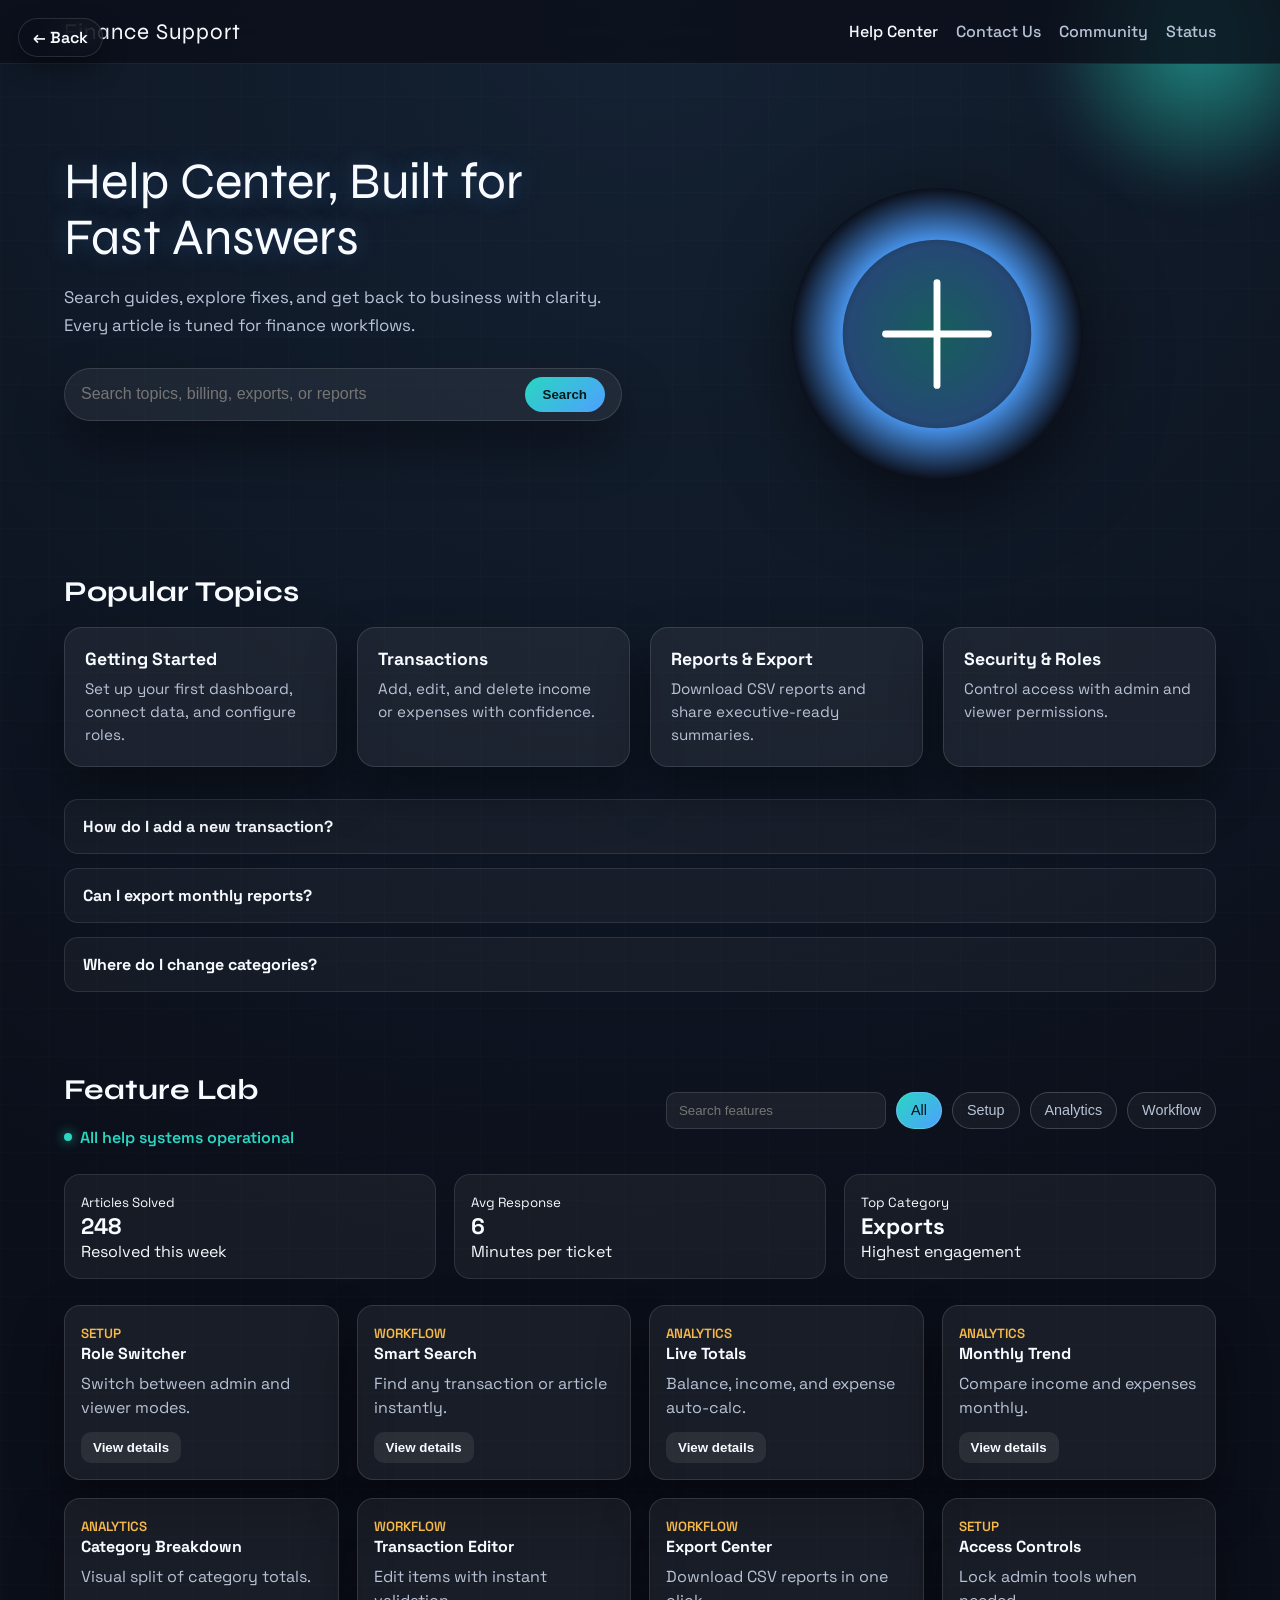
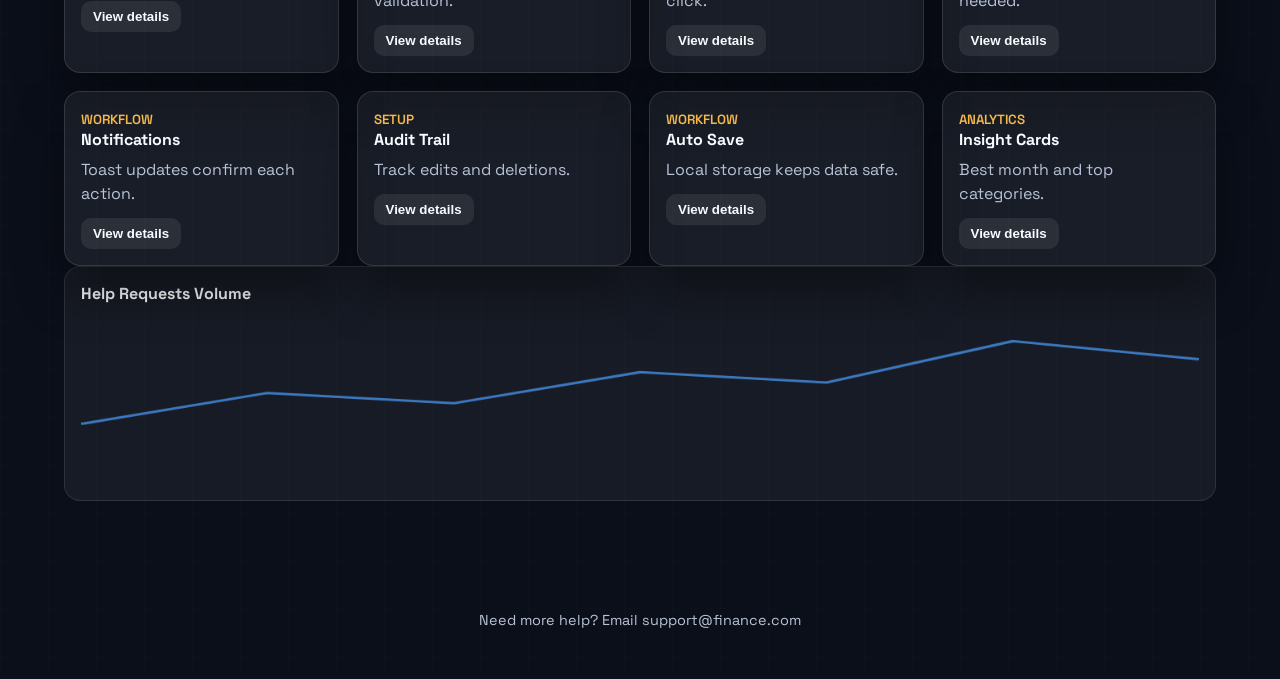
<file: support/help-center.html>
<!DOCTYPE html>
<html lang="en">
<head>
	<meta charset="UTF-8" />
	<meta name="viewport" content="width=device-width, initial-scale=1.0" />
	<title>Help Center | Finance Support</title>
	<link rel="preconnect" href="https://fonts.googleapis.com" />
	<link rel="preconnect" href="https://fonts.gstatic.com" crossorigin />
	<link href="https://fonts.googleapis.com/css2?family=Space+Grotesk:wght@400;500;600;700&family=Syne:wght@600;700;800&display=swap" rel="stylesheet" />
	<style>
		/* ---------- Theme Variables ---------- */
		:root {
			--bg: #0b0f1a;
			--bg-2: #0e1a24;
			--glass: rgba(255, 255, 255, 0.06);
			--glass-border: rgba(255, 255, 255, 0.12);
			--text: #f8fbff;
			--muted: #b8c3d6;
			--accent: #29d6c1;
			--accent-2: #4ea0ff;
			--accent-3: #f5b84b;
			--shadow: 0 25px 50px rgba(0, 0, 0, 0.4);
		}

		* {
			margin: 0;
			padding: 0;
			box-sizing: border-box;
		}

		/* ---------- Base Layout ---------- */
		html {
			background-color: var(--bg);
			background-image: radial-gradient(circle at top, #142233 0%, var(--bg) 55%);
			scroll-behavior: smooth;
			height: 100%;
			overflow-x: hidden;
		}

		body {
			font-family: "Space Grotesk", sans-serif;
			background-color: var(--bg);
			background-image: radial-gradient(circle at top, #142233 0%, var(--bg) 55%);
			background-repeat: no-repeat;
			background-size: cover;
			color: var(--text);
			min-height: 100vh;
			overflow-x: hidden;
			width: 100%;
		}

		/* ---------- Header + Navigation ---------- */
		.back-button {
			position: fixed;
			top: max(18px, env(safe-area-inset-top));
			left: max(18px, env(safe-area-inset-left));
			z-index: 6;
			display: inline-flex;
			align-items: center;
			gap: 8px;
			padding: 8px 14px;
			border-radius: 999px;
			background: rgba(11, 15, 26, 0.7);
			border: 1px solid rgba(255, 255, 255, 0.12);
			color: var(--text);
			text-decoration: none;
			font-weight: 600;
			backdrop-filter: blur(12px);
			box-shadow: 0 10px 25px rgba(0, 0, 0, 0.35);
			transition: transform 0.2s ease, background 0.2s ease;
			touch-action: manipulation;
		}

		.back-button:hover {
			background: rgba(11, 15, 26, 0.9);
			color: var(--text);
		}

		.back-button:active {
			transform: translateY(1px);
		}

		.page {
			position: relative;
			min-height: 100vh;
			overflow-x: clip;
		}

		.grid-glow {
			position: absolute;
			inset: 0;
			background-image: linear-gradient(rgba(255, 255, 255, 0.03) 1px, transparent 1px),
				linear-gradient(90deg, rgba(255, 255, 255, 0.03) 1px, transparent 1px);
			background-size: 48px 48px;
			opacity: 0.35;
			z-index: 0;
		}

		.orb {
			position: absolute;
			width: 320px;
			height: 320px;
			border-radius: 50%;
			background: radial-gradient(circle, rgba(41, 214, 193, 0.6), transparent 70%);
			filter: blur(20px);
			animation: float 10s ease-in-out infinite;
			top: -120px;
			right: -80px;
			z-index: 0;
		}

		nav {
			position: sticky;
			top: 0;
			z-index: 5;
			backdrop-filter: blur(18px);
			background: rgba(11, 15, 26, 0.82);
			border-bottom: 1px solid rgba(255, 255, 255, 0.08);
		}

		.nav-wrap {
			max-width: 1200px;
			margin: 0 auto;
			padding: 18px 24px;
			display: flex;
			align-items: center;
			justify-content: space-between;
			gap: 20px;
		}

		.logo {
			font-family: "Syne", sans-serif;
			font-size: 1.4rem;
			letter-spacing: 1px;
		}

		.nav-links {
			display: flex;
			gap: 18px;
			list-style: none;
		}

		.nav-links a {
			color: var(--muted);
			text-decoration: none;
			font-weight: 500;
			transition: color 0.3s ease;
		}

		.nav-links a:hover,
		.nav-links a.active {
			color: var(--text);
		}

		/* ---------- Hero Section ---------- */
		.hero {
			max-width: 1200px;
			margin: 0 auto;
			padding: 90px 24px 60px;
			display: grid;
			grid-template-columns: repeat(auto-fit, minmax(280px, 1fr));
			gap: 36px;
			position: relative;
			z-index: 1;
		}

		.hero-title {
			font-family: "Syne", sans-serif;
			font-size: clamp(2.4rem, 4vw, 3.4rem);
			line-height: 1.1;
			margin-bottom: 16px;
			text-shadow: 0 0 25px rgba(78, 160, 255, 0.3);
			animation: titlePulse 4s ease-in-out infinite;
		}

		.hero p {
			color: var(--muted);
			font-size: 1.05rem;
			line-height: 1.7;
			margin-bottom: 28px;
		}

		.search-bar {
			display: flex;
			gap: 12px;
			align-items: center;
			background: var(--glass);
			border: 1px solid var(--glass-border);
			border-radius: 999px;
			padding: 8px 16px;
			box-shadow: var(--shadow);
		}

		.search-bar input {
			flex: 1;
			background: transparent;
			border: none;
			outline: none;
			color: var(--text);
			font-size: 1rem;
		}

		.search-bar button {
			background: linear-gradient(135deg, var(--accent), var(--accent-2));
			border: none;
			color: #021b1a;
			padding: 10px 18px;
			border-radius: 999px;
			font-weight: 700;
			cursor: pointer;
		}

		.hero-visual {
			display: flex;
			align-items: center;
			justify-content: center;
		}

		.hero-visual img {
			width: min(360px, 90%);
			max-width: 100%;
			height: auto;
			filter: drop-shadow(0 20px 40px rgba(0, 0, 0, 0.5));
			animation: float 7s ease-in-out infinite;
		}

		/* ---------- Popular Topics + FAQ ---------- */
		.section {
			max-width: 1200px;
			margin: 0 auto;
			padding: 0 24px 80px;
			position: relative;
			z-index: 1;
		}

		.section-title {
			font-family: "Syne", sans-serif;
			font-size: 1.8rem;
			margin-bottom: 18px;
		}

		.cards {
			display: grid;
			grid-template-columns: repeat(auto-fit, minmax(220px, 1fr));
			gap: 20px;
		}

		.card {
			background: var(--glass);
			border: 1px solid var(--glass-border);
			border-radius: 18px;
			padding: 20px;
			box-shadow: var(--shadow);
			transition: transform 0.3s ease, border-color 0.3s ease;
			position: relative;
			overflow: hidden;
		}

		.card::after {
			content: "";
			position: absolute;
			inset: 0;
			background: radial-gradient(circle at top, rgba(78, 160, 255, 0.25), transparent 60%);
			opacity: 0;
			transition: opacity 0.3s ease;
		}

		.card:hover {
			transform: translateY(-6px);
			border-color: rgba(78, 160, 255, 0.4);
		}

		.card:hover::after {
			opacity: 1;
		}

		.card h4 {
			margin-bottom: 8px;
			font-size: 1.1rem;
		}

		.card p {
			color: var(--muted);
			font-size: 0.95rem;
			line-height: 1.5;
		}

		.faq {
			margin-top: 32px;
			display: grid;
			gap: 14px;
		}

		.faq-item {
			background: rgba(255, 255, 255, 0.04);
			border: 1px solid rgba(255, 255, 255, 0.1);
			border-radius: 14px;
			padding: 16px 18px;
			cursor: pointer;
		}

		.faq-item h5 {
			font-size: 1rem;
		}

		.faq-item p {
			color: var(--muted);
			margin-top: 10px;
			display: none;
			line-height: 1.6;
		}

		.faq-item.active p {
			display: block;
		}

		/* ---------- Feature Lab ---------- */
		.feature-lab {
			max-width: 1200px;
			margin: 0 auto 80px;
			padding: 0 24px;
			position: relative;
			z-index: 1;
		}

		.feature-header {
			display: flex;
			flex-wrap: wrap;
			gap: 16px;
			align-items: center;
			justify-content: space-between;
			margin-bottom: 20px;
		}

		.feature-controls {
			display: flex;
			gap: 10px;
			flex-wrap: wrap;
		}

		.feature-controls input {
			background: rgba(255, 255, 255, 0.06);
			border: 1px solid rgba(255, 255, 255, 0.12);
			border-radius: 10px;
			padding: 10px 12px;
			color: var(--text);
			min-width: 220px;
		}

		.chip {
			border: 1px solid rgba(255, 255, 255, 0.18);
			background: rgba(255, 255, 255, 0.04);
			color: var(--muted);
			padding: 8px 14px;
			border-radius: 999px;
			cursor: pointer;
			font-size: 0.9rem;
		}

		.chip.active {
			color: #04121a;
			background: linear-gradient(135deg, var(--accent), var(--accent-2));
		}

		.feature-grid {
			display: grid;
			grid-template-columns: repeat(auto-fit, minmax(240px, 1fr));
			gap: 18px;
		}

		.feature-tile {
			background: var(--glass);
			border: 1px solid var(--glass-border);
			border-radius: 16px;
			padding: 16px;
			box-shadow: var(--shadow);
			position: relative;
			overflow: hidden;
		}

		.feature-tile small {
			color: var(--accent-3);
			font-weight: 600;
		}

		.feature-tile p {
			color: var(--muted);
			margin: 8px 0 12px;
			line-height: 1.5;
		}

		.feature-expand {
			border: none;
			padding: 8px 12px;
			border-radius: 10px;
			background: rgba(255, 255, 255, 0.08);
			color: var(--text);
			cursor: pointer;
			font-weight: 600;
		}

		.feature-details {
			margin-top: 12px;
			display: none;
			color: var(--muted);
			font-size: 0.9rem;
		}

		.feature-tile.active .feature-details {
			display: block;
		}

		.stat-row {
			display: grid;
			grid-template-columns: repeat(auto-fit, minmax(200px, 1fr));
			gap: 18px;
			margin: 26px 0;
		}

		.stat {
			background: rgba(255, 255, 255, 0.05);
			border: 1px solid rgba(255, 255, 255, 0.1);
			border-radius: 16px;
			padding: 16px;
		}

		.stat h4 {
			font-size: 1.4rem;
		}

		.mini-chart {
			background: rgba(255, 255, 255, 0.05);
			border: 1px solid rgba(255, 255, 255, 0.1);
			border-radius: 16px;
			padding: 16px;
		}

		canvas {
			width: 100%;
			height: 180px;
			display: block;
		}

		.system-pulse {
			display: inline-flex;
			gap: 8px;
			align-items: center;
			color: var(--accent);
			font-weight: 600;
		}

		.pulse-dot {
			width: 8px;
			height: 8px;
			border-radius: 50%;
			background: var(--accent);
			box-shadow: 0 0 12px rgba(41, 214, 193, 0.8);
		}

		footer {
			text-align: center;
			padding: 30px 20px 50px;
			color: var(--muted);
			font-size: 0.9rem;
		}

		/* ---------- Animations ---------- */
		@keyframes float {
			0%, 100% { transform: translateY(0); }
			50% { transform: translateY(-14px); }
		}

		@keyframes titlePulse {
			0%, 100% { text-shadow: 0 0 0 rgba(78, 160, 255, 0); }
			50% { text-shadow: 0 0 22px rgba(78, 160, 255, 0.35); }
		}

		/* ---------- Responsive ---------- */
		@media (max-width: 768px) {
			.nav-links { display: none; }
			.hero { padding-top: 60px; }
		}

		@media (max-width: 600px) {
			.back-button {
				top: 12px;
				left: 12px;
				padding: 8px 12px;
				font-size: 0.9rem;
				max-width: calc(100vw - 24px);
			}
			.page {
				padding-top: 56px;
			}
			.hero {
				grid-template-columns: 1fr;
			}
			.search-bar {
				flex-wrap: wrap;
			}
			.search-bar input {
				min-width: 0;
				width: 100%;
			}
			.search-bar button {
				width: 100%;
			}
			.feature-controls input {
				min-width: 0;
				width: min(100%, 260px);
			}
			canvas {
				max-width: 100%;
			}
		}
	</style>
</head>

<body>
	<!-- Back Navigation -->
		<a class="back-button" href="../index.html" aria-label="Back to home">&#8592; Back</a>
	<div class="page">
		<!-- Background Effects -->
		<div class="grid-glow"></div>
		<div class="orb"></div>

		<!-- Top Navigation -->
		<nav>
			<div class="nav-wrap">
				<div class="logo">Finance Support</div>
				<ul class="nav-links">
					<li><a class="active" href="help-center.html">Help Center</a></li>
					<li><a href="contact-us.html">Contact Us</a></li>
					<li><a href="community.html">Community</a></li>
					<li><a href="status-page.html">Status</a></li>
				</ul>
			</div>
		</nav>

		<!-- Hero -->
		<section class="hero">
			<div>
				<div class="hero-title">Help Center, Built for Fast Answers</div>
				<p>Search guides, explore fixes, and get back to business with clarity. Every article is tuned for finance workflows.</p>
				<div class="search-bar">
					<input id="searchInput" type="text" placeholder="Search topics, billing, exports, or reports" />
					<button id="searchBtn">Search</button>
				</div>
			</div>
			<div class="hero-visual">
				<img alt="Help Center Illustration" src="data:image/svg+xml;utf8,<svg xmlns='http://www.w3.org/2000/svg' width='420' height='420' viewBox='0 0 420 420'><defs><radialGradient id='g' cx='50%' cy='50%' r='50%'><stop offset='0%' stop-color='%2329d6c1'/><stop offset='60%' stop-color='%234ea0ff'/><stop offset='100%' stop-color='%230b0f1a'/></radialGradient></defs><circle cx='210' cy='210' r='170' fill='url(%23g)'/><circle cx='210' cy='210' r='110' fill='%230b0f1a' opacity='0.6'/><path d='M150 210h120' stroke='%23ffffff' stroke-width='8' stroke-linecap='round'/><path d='M210 150v120' stroke='%23ffffff' stroke-width='8' stroke-linecap='round'/></svg>" />
			</div>
		</section>

		<!-- Popular Topics + FAQ -->
		<section class="section">
			<h3 class="section-title">Popular Topics</h3>
			<div class="cards" id="topicCards">
				<div class="card" data-topic="getting started">
					<h4>Getting Started</h4>
					<p>Set up your first dashboard, connect data, and configure roles.</p>
				</div>
				<div class="card" data-topic="transactions">
					<h4>Transactions</h4>
					<p>Add, edit, and delete income or expenses with confidence.</p>
				</div>
				<div class="card" data-topic="reports">
					<h4>Reports & Export</h4>
					<p>Download CSV reports and share executive-ready summaries.</p>
				</div>
				<div class="card" data-topic="security">
					<h4>Security & Roles</h4>
					<p>Control access with admin and viewer permissions.</p>
				</div>
			</div>

			<div class="faq">
				<div class="faq-item">
					<h5>How do I add a new transaction?</h5>
					<p>Open the dashboard, switch to Admin, and use the Add Transaction button. It updates instantly.</p>
				</div>
				<div class="faq-item">
					<h5>Can I export monthly reports?</h5>
					<p>Yes. Use Export to CSV in the dashboard to download every transaction instantly.</p>
				</div>
				<div class="faq-item">
					<h5>Where do I change categories?</h5>
					<p>Edit the transaction directly and set the category. Charts update automatically.</p>
				</div>
			</div>
		</section>

		<!-- Feature Lab -->
		<section class="feature-lab">
			<div class="feature-header">
				<div>
					<h3 class="section-title">Feature Lab</h3>
					<p class="system-pulse"><span class="pulse-dot"></span><span id="systemPulse">Syncing help signals...</span></p>
				</div>
				<div class="feature-controls">
					<input id="featureSearch" type="text" placeholder="Search features" />
					<button class="chip active" data-filter="all">All</button>
					<button class="chip" data-filter="setup">Setup</button>
					<button class="chip" data-filter="analytics">Analytics</button>
					<button class="chip" data-filter="workflow">Workflow</button>
				</div>
			</div>

			<div class="stat-row">
				<div class="stat">
					<small>Articles Solved</small>
					<h4 data-count="248">0</h4>
					<p>Resolved this week</p>
				</div>
				<div class="stat">
					<small>Avg Response</small>
					<h4 data-count="6">0</h4>
					<p>Minutes per ticket</p>
				</div>
				<div class="stat">
					<small>Top Category</small>
					<h4>Exports</h4>
					<p>Highest engagement</p>
				</div>
			</div>

			<div class="feature-grid" id="featureGrid"></div>

			<div class="mini-chart">
				<h4>Help Requests Volume</h4>
				<canvas id="helpChart" width="600" height="220"></canvas>
			</div>
		</section>

		<footer>Need more help? Email support@finance.com</footer>
	</div>

	<!-- Page Logic -->
	<script>
		// ---------- DOM REFERENCES ----------
		const searchInput = document.getElementById('searchInput');
		const cards = Array.from(document.querySelectorAll('#topicCards .card'));
		const faqItems = document.querySelectorAll('.faq-item');
		const featureGrid = document.getElementById('featureGrid');
		const featureSearch = document.getElementById('featureSearch');
		const filterButtons = document.querySelectorAll('.chip');
		const systemPulse = document.getElementById('systemPulse');

		// ---------- Topic Search ----------
		function filterTopics() {
			const query = searchInput.value.trim().toLowerCase();
			cards.forEach(card => {
				const topic = card.dataset.topic || '';
				card.style.display = topic.includes(query) ? 'block' : 'none';
			});
		}

		// ---------- Feature Data ----------
		const featureData = [
			{ title: 'Role Switcher', tag: 'setup', desc: 'Switch between admin and viewer modes.', details: 'Use admin mode to unlock editing and exports.' },
			{ title: 'Smart Search', tag: 'workflow', desc: 'Find any transaction or article instantly.', details: 'Filters update results with each key press.' },
			{ title: 'Live Totals', tag: 'analytics', desc: 'Balance, income, and expense auto-calc.', details: 'Totals update after every add or edit.' },
			{ title: 'Monthly Trend', tag: 'analytics', desc: 'Compare income and expenses monthly.', details: 'Chart renders once and updates on data change.' },
			{ title: 'Category Breakdown', tag: 'analytics', desc: 'Visual split of category totals.', details: 'Tap a slice to see the top category.' },
			{ title: 'Transaction Editor', tag: 'workflow', desc: 'Edit items with instant validation.', details: 'Form highlights required inputs.' },
			{ title: 'Export Center', tag: 'workflow', desc: 'Download CSV reports in one click.', details: 'Exports include filters and sorting.' },
			{ title: 'Access Controls', tag: 'setup', desc: 'Lock admin tools when needed.', details: 'Viewer mode hides editing tools.' },
			{ title: 'Notifications', tag: 'workflow', desc: 'Toast updates confirm each action.', details: 'Success and error states are color-coded.' },
			{ title: 'Audit Trail', tag: 'setup', desc: 'Track edits and deletions.', details: 'Timestamped metadata helps auditing.' },
			{ title: 'Auto Save', tag: 'workflow', desc: 'Local storage keeps data safe.', details: 'Changes are saved after each update.' },
			{ title: 'Insight Cards', tag: 'analytics', desc: 'Best month and top categories.', details: 'Insights refresh with every transaction.' }
		];

		// ---------- Feature Rendering ----------
		function renderFeatures(filter = 'all', query = '') {
			const normalized = query.toLowerCase();
			const items = featureData.filter(item => {
				const matchFilter = filter === 'all' || item.tag === filter;
				const matchQuery = item.title.toLowerCase().includes(normalized) || item.desc.toLowerCase().includes(normalized);
				return matchFilter && matchQuery;
			});
			featureGrid.innerHTML = items.map(item => `
				<div class="feature-tile" data-tag="${item.tag}">
					<small>${item.tag.toUpperCase()}</small>
					<h4>${item.title}</h4>
					<p>${item.desc}</p>
					<button class="feature-expand">View details</button>
					<div class="feature-details">${item.details}</div>
				</div>
			`).join('');

			featureGrid.querySelectorAll('.feature-expand').forEach(btn => {
				btn.addEventListener('click', () => {
					btn.closest('.feature-tile').classList.toggle('active');
				});
			});
		}

		// ---------- Counter Animation ----------
		function animateCounters() {
			document.querySelectorAll('[data-count]').forEach(counter => {
				const target = Number(counter.dataset.count || 0);
				let current = 0;
				const step = Math.max(1, Math.ceil(target / 40));
				const interval = setInterval(() => {
					current += step;
					if (current >= target) {
						current = target;
						clearInterval(interval);
					}
					counter.textContent = current;
				}, 20);
			});
		}

		// ---------- Chart Rendering ----------
		function drawHelpChart() {
			const canvas = document.getElementById('helpChart');
			if (!canvas) return;
			const ctx = canvas.getContext('2d');
			const values = [20, 32, 28, 40, 36, 52, 45];
			const width = canvas.width;
			const height = canvas.height;
			ctx.clearRect(0, 0, width, height);
			ctx.strokeStyle = 'rgba(78, 160, 255, 0.7)';
			ctx.lineWidth = 3;
			ctx.beginPath();
			values.forEach((val, index) => {
				const x = (width / (values.length - 1)) * index;
				const y = height - (val / 60) * (height - 30) - 10;
				if (index === 0) ctx.moveTo(x, y);
				else ctx.lineTo(x, y);
			});
			ctx.stroke();
		}

		// ---------- Event Handling ----------
		document.getElementById('searchBtn').addEventListener('click', filterTopics);
		searchInput.addEventListener('input', filterTopics);

		faqItems.forEach(item => {
			item.addEventListener('click', () => {
				item.classList.toggle('active');
			});
		});

		filterButtons.forEach(btn => {
			btn.addEventListener('click', () => {
				filterButtons.forEach(b => b.classList.remove('active'));
				btn.classList.add('active');
				renderFeatures(btn.dataset.filter, featureSearch.value);
			});
		});

		featureSearch.addEventListener('input', () => {
			const active = document.querySelector('.chip.active');
			renderFeatures(active ? active.dataset.filter : 'all', featureSearch.value);
		});

		setTimeout(() => {
			systemPulse.textContent = 'All help systems operational';
		}, 1200);

		// ---------- Initialization ----------
		renderFeatures();
		animateCounters();
		drawHelpChart();
	</script>
</body>
</html>
</file>
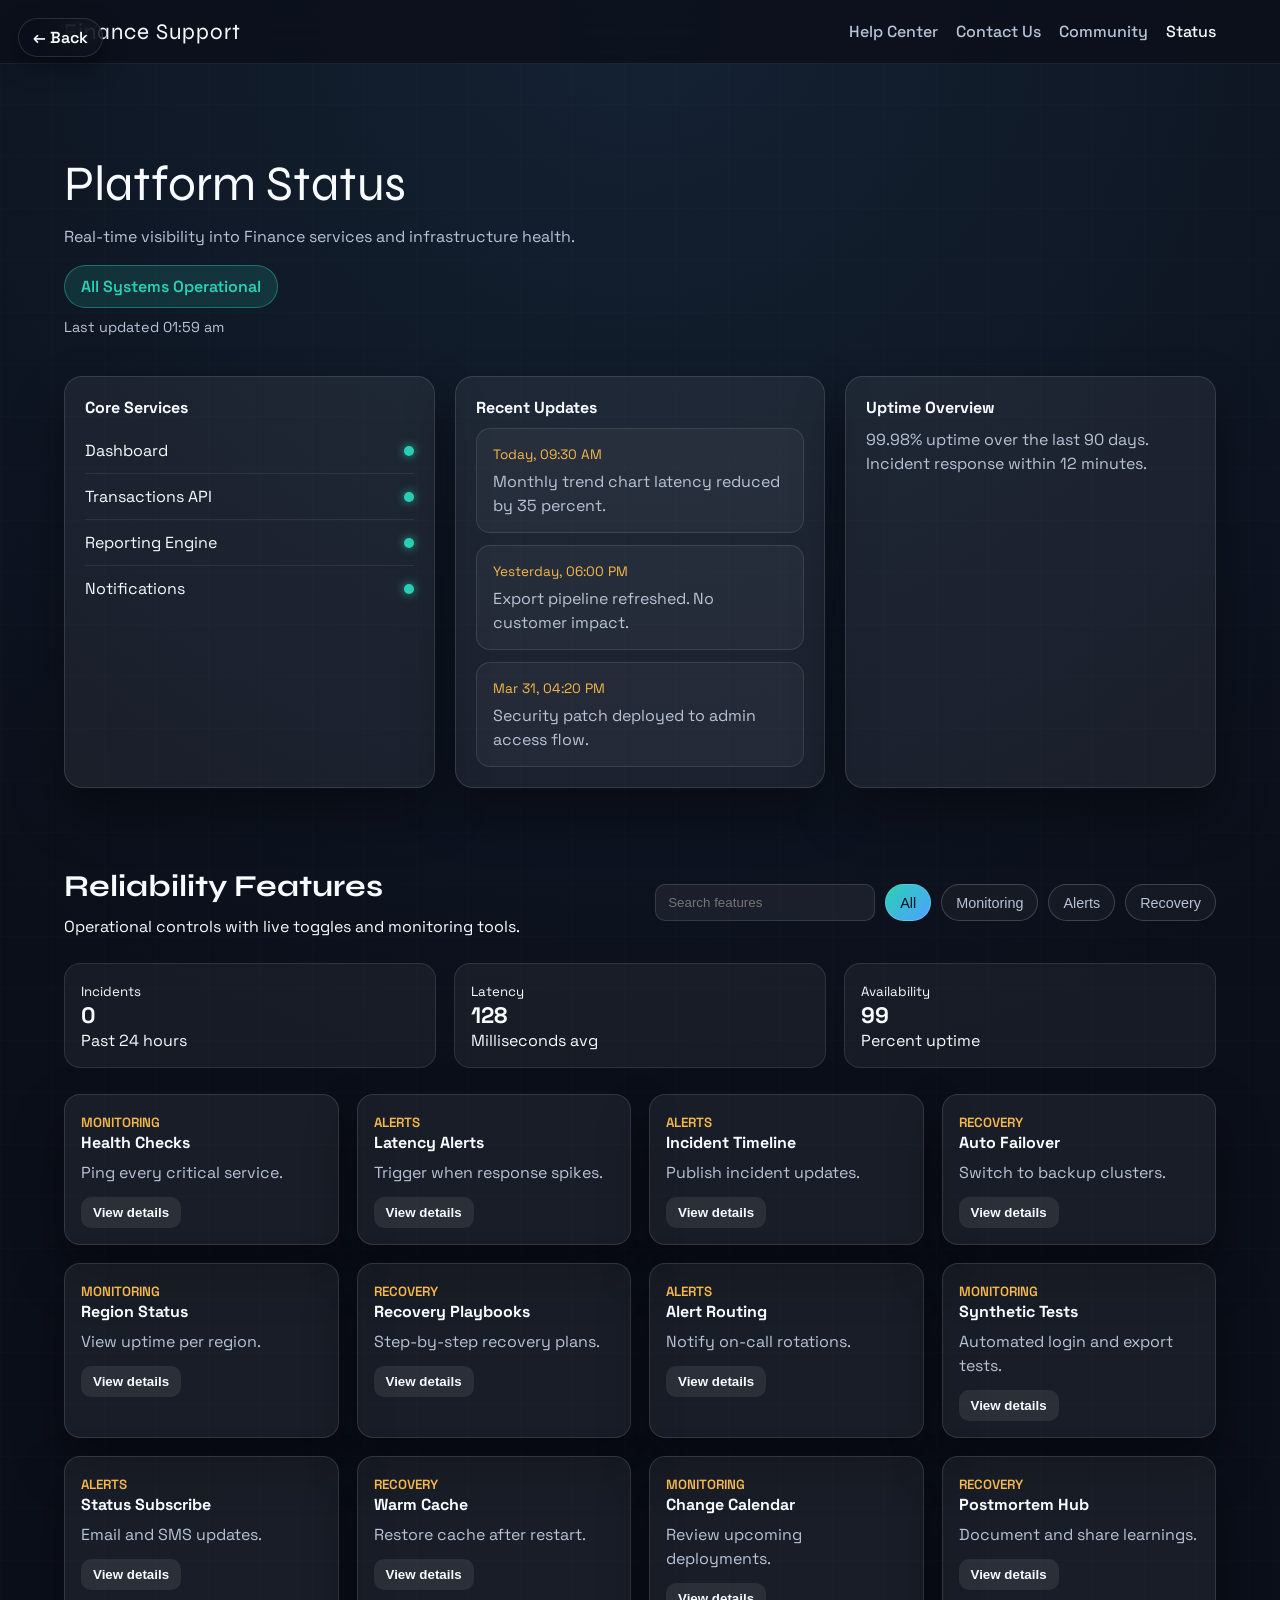
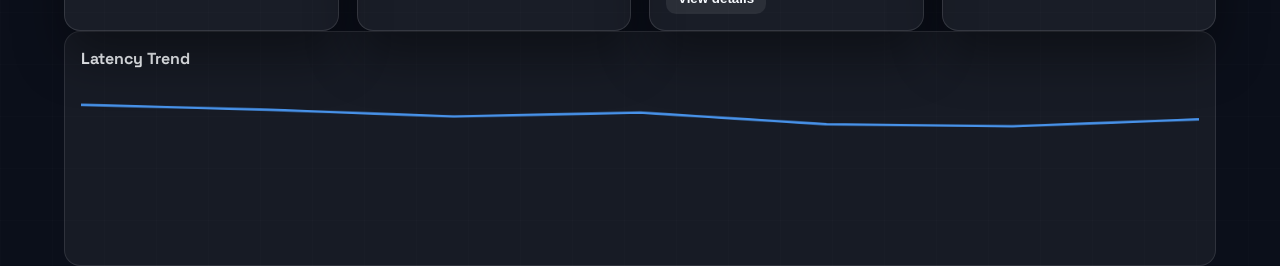
<file: support/status-page.html>
<!DOCTYPE html>
<html lang="en">
<head>
	<meta charset="UTF-8" />
	<meta name="viewport" content="width=device-width, initial-scale=1.0" />
	<title>Status Page | Finance Support</title>
	<link rel="preconnect" href="https://fonts.googleapis.com" />
	<link rel="preconnect" href="https://fonts.gstatic.com" crossorigin />
	<link href="https://fonts.googleapis.com/css2?family=Space+Grotesk:wght@400;500;600;700&family=Syne:wght@600;700;800&display=swap" rel="stylesheet" />
	<style>
		/* ---------- Theme Variables ---------- */
		:root {
			--bg: #0b0f1a;
			--glass: rgba(255, 255, 255, 0.06);
			--glass-border: rgba(255, 255, 255, 0.12);
			--text: #f8fbff;
			--muted: #b8c3d6;
			--accent: #2ad1b5;
			--accent-2: #4ea0ff;
			--accent-3: #f5b84b;
			--shadow: 0 25px 50px rgba(0, 0, 0, 0.4);
		}

		* { margin: 0; padding: 0; box-sizing: border-box; }

		/* ---------- Base Layout ---------- */
		html {
			background: radial-gradient(circle at top, #142233 0%, var(--bg) 55%);
			scroll-behavior: smooth;
			height: 100%;
		}

		body {
			font-family: "Space Grotesk", sans-serif;
			background-color: var(--bg);
			background-image: radial-gradient(circle at top, #142233 0%, var(--bg) 55%);
			background-repeat: no-repeat;
			background-size: cover;
			color: var(--text);
			min-height: 100vh;
			overflow-x: hidden;
		}

		/* ---------- Header + Navigation ---------- */
		.back-button {
			position: fixed;
			top: max(18px, env(safe-area-inset-top));
			left: max(18px, env(safe-area-inset-left));
			z-index: 6;
			display: inline-flex;
			align-items: center;
			gap: 8px;
			padding: 8px 14px;
			border-radius: 999px;
			background: rgba(11, 15, 26, 0.7);
			border: 1px solid rgba(255, 255, 255, 0.12);
			color: var(--text);
			text-decoration: none;
			font-weight: 600;
			backdrop-filter: blur(12px);
			box-shadow: 0 10px 25px rgba(0, 0, 0, 0.35);
			transition: transform 0.2s ease, background 0.2s ease;
			touch-action: manipulation;
		}

		.back-button:hover {
			background: rgba(11, 15, 26, 0.9);
			color: var(--text);
		}

		.back-button:active {
			transform: translateY(1px);
		}

		.page { position: relative; min-height: 100vh; }

		.grid {
			position: absolute;
			inset: 0;
			background-image: linear-gradient(rgba(255, 255, 255, 0.04) 1px, transparent 1px),
				linear-gradient(90deg, rgba(255, 255, 255, 0.04) 1px, transparent 1px);
			background-size: 52px 52px;
			opacity: 0.3;
			z-index: 0;
		}

		nav {
			position: sticky;
			top: 0;
			z-index: 5;
			backdrop-filter: blur(18px);
			background: rgba(11, 15, 26, 0.82);
			border-bottom: 1px solid rgba(255, 255, 255, 0.08);
		}

		.nav-wrap {
			max-width: 1200px;
			margin: 0 auto;
			padding: 18px 24px;
			display: flex;
			align-items: center;
			justify-content: space-between;
			gap: 20px;
		}

		.logo {
			font-family: "Syne", sans-serif;
			font-size: 1.4rem;
			letter-spacing: 1px;
		}

		.nav-links {
			display: flex;
			gap: 18px;
			list-style: none;
		}

		.nav-links a {
			color: var(--muted);
			text-decoration: none;
			font-weight: 500;
			transition: color 0.3s ease;
		}

		.nav-links a:hover,
		.nav-links a.active { color: var(--text); }

		/* ---------- Hero Section ---------- */
		.hero {
			max-width: 1200px;
			margin: 0 auto;
			padding: 90px 24px 40px;
			position: relative;
			z-index: 1;
		}

		.hero-title {
			font-family: "Syne", sans-serif;
			font-size: clamp(2.2rem, 4vw, 3.1rem);
			margin-bottom: 12px;
			animation: titlePulse 4s ease-in-out infinite;
		}

		.hero p { color: var(--muted); }

		.status-pill {
			margin-top: 18px;
			display: inline-flex;
			align-items: center;
			gap: 10px;
			padding: 10px 16px;
			border-radius: 999px;
			background: rgba(42, 209, 181, 0.15);
			border: 1px solid rgba(42, 209, 181, 0.4);
			color: var(--accent);
			font-weight: 600;
		}

		/* ---------- Status Cards ---------- */
		.section {
			max-width: 1200px;
			margin: 0 auto;
			padding: 0 24px 80px;
			display: grid;
			grid-template-columns: repeat(auto-fit, minmax(260px, 1fr));
			gap: 20px;
			position: relative;
			z-index: 1;
		}

		.card {
			background: var(--glass);
			border: 1px solid var(--glass-border);
			border-radius: 18px;
			padding: 20px;
			box-shadow: var(--shadow);
		}

		.card h4 { margin-bottom: 10px; }
		.card p { color: var(--muted); line-height: 1.5; }

		.service {
			display: flex;
			align-items: center;
			justify-content: space-between;
			padding: 12px 0;
			border-bottom: 1px solid rgba(255, 255, 255, 0.08);
		}

		.service:last-child { border-bottom: none; }

		.dot {
			width: 10px;
			height: 10px;
			border-radius: 50%;
			background: var(--accent);
			box-shadow: 0 0 10px rgba(42, 209, 181, 0.8);
		}

		.timeline {
			display: grid;
			gap: 12px;
		}

		.timeline-item {
			background: rgba(255, 255, 255, 0.04);
			border: 1px solid rgba(255, 255, 255, 0.1);
			border-radius: 14px;
			padding: 14px 16px;
		}

		.timeline-item span { color: var(--accent-3); font-size: 0.85rem; }
		.timeline-item p { margin-top: 6px; color: var(--muted); }

		.updated {
			margin-top: 10px;
			color: var(--muted);
			font-size: 0.9rem;
		}

		/* ---------- Feature Lab ---------- */
		.feature-lab {
			max-width: 1200px;
			margin: 0 auto 80px;
			padding: 0 24px;
			position: relative;
			z-index: 1;
		}

		.feature-header {
			display: flex;
			flex-wrap: wrap;
			gap: 16px;
			align-items: center;
			justify-content: space-between;
			margin-bottom: 20px;
		}

		.feature-controls {
			display: flex;
			gap: 10px;
			flex-wrap: wrap;
		}

		.feature-controls input {
			background: rgba(255, 255, 255, 0.06);
			border: 1px solid rgba(255, 255, 255, 0.12);
			border-radius: 10px;
			padding: 10px 12px;
			color: var(--text);
			min-width: 220px;
		}

		.chip {
			border: 1px solid rgba(255, 255, 255, 0.18);
			background: rgba(255, 255, 255, 0.04);
			color: var(--muted);
			padding: 8px 14px;
			border-radius: 999px;
			cursor: pointer;
			font-size: 0.9rem;
		}

		.chip.active {
			color: #04121a;
			background: linear-gradient(135deg, var(--accent), var(--accent-2));
		}

		.feature-grid {
			display: grid;
			grid-template-columns: repeat(auto-fit, minmax(240px, 1fr));
			gap: 18px;
		}

		.feature-tile {
			background: var(--glass);
			border: 1px solid var(--glass-border);
			border-radius: 16px;
			padding: 16px;
			box-shadow: var(--shadow);
			position: relative;
			overflow: hidden;
		}

		.feature-tile small {
			color: var(--accent-3);
			font-weight: 600;
		}

		.feature-tile p {
			color: var(--muted);
			margin: 8px 0 12px;
			line-height: 1.5;
		}

		.feature-expand {
			border: none;
			padding: 8px 12px;
			border-radius: 10px;
			background: rgba(255, 255, 255, 0.08);
			color: var(--text);
			cursor: pointer;
			font-weight: 600;
		}

		.feature-details {
			margin-top: 12px;
			display: none;
			color: var(--muted);
			font-size: 0.9rem;
		}

		.feature-tile.active .feature-details {
			display: block;
		}

		.stat-row {
			display: grid;
			grid-template-columns: repeat(auto-fit, minmax(200px, 1fr));
			gap: 18px;
			margin: 26px 0;
		}

		.stat {
			background: rgba(255, 255, 255, 0.05);
			border: 1px solid rgba(255, 255, 255, 0.1);
			border-radius: 16px;
			padding: 16px;
		}

		.stat h4 { font-size: 1.4rem; }

		.mini-chart {
			background: rgba(255, 255, 255, 0.05);
			border: 1px solid rgba(255, 255, 255, 0.1);
			border-radius: 16px;
			padding: 16px;
		}

		canvas {
			width: 100%;
			height: 180px;
			display: block;
		}

		/* ---------- Animations ---------- */
		@keyframes titlePulse {
			0%, 100% { text-shadow: 0 0 0 rgba(78, 160, 255, 0); }
			50% { text-shadow: 0 0 22px rgba(78, 160, 255, 0.35); }
		}

		/* ---------- Responsive ---------- */
		@media (max-width: 768px) {
			.nav-links { display: none; }
			.hero { padding-top: 60px; }
		}

		@media (max-width: 600px) {
			.back-button {
				top: 12px;
				left: 12px;
				padding: 8px 12px;
				font-size: 0.9rem;
				max-width: calc(100vw - 24px);
			}
			.page {
				padding-top: 56px;
			}
		}
	</style>
</head>

<body>
	<!-- Back Navigation -->
		<a class="back-button" href="../index.html" aria-label="Back to home">&#8592; Back</a>
	<div class="page">
		<!-- Background Effects -->
		<div class="grid"></div>

		<!-- Top Navigation -->
		<nav>
			<div class="nav-wrap">
				<div class="logo">Finance Support</div>
				<ul class="nav-links">
					<li><a href="help-center.html">Help Center</a></li>
					<li><a href="contact-us.html">Contact Us</a></li>
					<li><a href="community.html">Community</a></li>
					<li><a class="active" href="status-page.html">Status</a></li>
				</ul>
			</div>
		</nav>

		<!-- Hero -->
		<section class="hero">
			<div class="hero-title">Platform Status</div>
			<p>Real-time visibility into Finance services and infrastructure health.</p>
			<div class="status-pill">All Systems Operational</div>
			<div class="updated" id="updatedAt">Last updated just now</div>
		</section>

		<!-- Service Status + Timeline -->
		<section class="section">
			<div class="card">
				<h4>Core Services</h4>
				<div class="service"><span>Dashboard</span><span class="dot"></span></div>
				<div class="service"><span>Transactions API</span><span class="dot"></span></div>
				<div class="service"><span>Reporting Engine</span><span class="dot"></span></div>
				<div class="service"><span>Notifications</span><span class="dot"></span></div>
			</div>
			<div class="card">
				<h4>Recent Updates</h4>
				<div class="timeline">
					<div class="timeline-item">
						<span>Today, 09:30 AM</span>
						<p>Monthly trend chart latency reduced by 35 percent.</p>
					</div>
					<div class="timeline-item">
						<span>Yesterday, 06:00 PM</span>
						<p>Export pipeline refreshed. No customer impact.</p>
					</div>
					<div class="timeline-item">
						<span>Mar 31, 04:20 PM</span>
						<p>Security patch deployed to admin access flow.</p>
					</div>
				</div>
			</div>
			<div class="card">
				<h4>Uptime Overview</h4>
				<p>99.98% uptime over the last 90 days. Incident response within 12 minutes.</p>
			</div>
		</section>

		<!-- Feature Lab -->
		<section class="feature-lab">
			<div class="feature-header">
				<div>
					<h3 class="hero-title" style="font-size: 1.9rem;">Reliability Features</h3>
					<p>Operational controls with live toggles and monitoring tools.</p>
				</div>
				<div class="feature-controls">
					<input id="featureSearch" type="text" placeholder="Search features" />
					<button class="chip active" data-filter="all">All</button>
					<button class="chip" data-filter="monitoring">Monitoring</button>
					<button class="chip" data-filter="alerts">Alerts</button>
					<button class="chip" data-filter="recovery">Recovery</button>
				</div>
			</div>

			<div class="stat-row">
				<div class="stat">
					<small>Incidents</small>
					<h4 data-count="0">0</h4>
					<p>Past 24 hours</p>
				</div>
				<div class="stat">
					<small>Latency</small>
					<h4 data-count="128">0</h4>
					<p>Milliseconds avg</p>
				</div>
				<div class="stat">
					<small>Availability</small>
					<h4 data-count="99">0</h4>
					<p>Percent uptime</p>
				</div>
			</div>

			<div class="feature-grid" id="featureGrid"></div>

			<div class="mini-chart">
				<h4>Latency Trend</h4>
				<canvas id="statusChart" width="600" height="220"></canvas>
			</div>
		</section>
	</div>

	<!-- Page Logic -->
	<script>
		// ---------- DOM REFERENCES ----------
		const updatedAt = document.getElementById('updatedAt');
		const now = new Date();
		updatedAt.textContent = `Last updated ${now.toLocaleTimeString('en-IN', { hour: '2-digit', minute: '2-digit' })}`;
		const featureGrid = document.getElementById('featureGrid');
		const featureSearch = document.getElementById('featureSearch');
		const filterButtons = document.querySelectorAll('.chip');

		// ---------- Feature Data ----------
		const featureData = [
			{ title: 'Health Checks', tag: 'monitoring', desc: 'Ping every critical service.', details: 'Runs every 60 seconds.' },
			{ title: 'Latency Alerts', tag: 'alerts', desc: 'Trigger when response spikes.', details: 'Thresholds adjustable per region.' },
			{ title: 'Incident Timeline', tag: 'alerts', desc: 'Publish incident updates.', details: 'Keeps teams aligned during outages.' },
			{ title: 'Auto Failover', tag: 'recovery', desc: 'Switch to backup clusters.', details: 'Failover completes under 2 minutes.' },
			{ title: 'Region Status', tag: 'monitoring', desc: 'View uptime per region.', details: 'NA, EU, and APAC all visible.' },
			{ title: 'Recovery Playbooks', tag: 'recovery', desc: 'Step-by-step recovery plans.', details: 'Runbooks stored for every service.' },
			{ title: 'Alert Routing', tag: 'alerts', desc: 'Notify on-call rotations.', details: 'Escalate after 10 minutes.' },
			{ title: 'Synthetic Tests', tag: 'monitoring', desc: 'Automated login and export tests.', details: 'Catches issues before users do.' },
			{ title: 'Status Subscribe', tag: 'alerts', desc: 'Email and SMS updates.', details: 'Subscribe from any status card.' },
			{ title: 'Warm Cache', tag: 'recovery', desc: 'Restore cache after restart.', details: 'Reduces cold-start time.' },
			{ title: 'Change Calendar', tag: 'monitoring', desc: 'Review upcoming deployments.', details: 'Maintenance windows listed weekly.' },
			{ title: 'Postmortem Hub', tag: 'recovery', desc: 'Document and share learnings.', details: 'Root cause analysis templates included.' }
		];

		// ---------- Feature Rendering ----------
		function renderFeatures(filter = 'all', query = '') {
			const normalized = query.toLowerCase();
			const items = featureData.filter(item => {
				const matchFilter = filter === 'all' || item.tag === filter;
				const matchQuery = item.title.toLowerCase().includes(normalized) || item.desc.toLowerCase().includes(normalized);
				return matchFilter && matchQuery;
			});
			featureGrid.innerHTML = items.map(item => `
				<div class="feature-tile" data-tag="${item.tag}">
					<small>${item.tag.toUpperCase()}</small>
					<h4>${item.title}</h4>
					<p>${item.desc}</p>
					<button class="feature-expand">View details</button>
					<div class="feature-details">${item.details}</div>
				</div>
			`).join('');

			featureGrid.querySelectorAll('.feature-expand').forEach(btn => {
				btn.addEventListener('click', () => {
					btn.closest('.feature-tile').classList.toggle('active');
				});
			});
		}

		// ---------- Counter Animation ----------
		function animateCounters() {
			document.querySelectorAll('[data-count]').forEach(counter => {
				const target = Number(counter.dataset.count || 0);
				let current = 0;
				const step = Math.max(1, Math.ceil(target / 40));
				const interval = setInterval(() => {
					current += step;
					if (current >= target) {
						current = target;
						clearInterval(interval);
					}
					counter.textContent = current;
				}, 20);
			});
		}

		// ---------- Chart Rendering ----------
		function drawStatusChart() {
			const canvas = document.getElementById('statusChart');
			if (!canvas) return;
			const ctx = canvas.getContext('2d');
			const values = [140, 135, 128, 132, 120, 118, 125];
			const width = canvas.width;
			const height = canvas.height;
			ctx.clearRect(0, 0, width, height);
			ctx.strokeStyle = 'rgba(78, 160, 255, 0.9)';
			ctx.lineWidth = 3;
			ctx.beginPath();
			values.forEach((val, index) => {
				const x = (width / (values.length - 1)) * index;
				const y = height - (val / 160) * (height - 30) - 10;
				if (index === 0) ctx.moveTo(x, y);
				else ctx.lineTo(x, y);
			});
			ctx.stroke();
		}

		// ---------- Event Handling ----------
		filterButtons.forEach(btn => {
			btn.addEventListener('click', () => {
				filterButtons.forEach(b => b.classList.remove('active'));
				btn.classList.add('active');
				renderFeatures(btn.dataset.filter, featureSearch.value);
			});
		});

		featureSearch.addEventListener('input', () => {
			const active = document.querySelector('.chip.active');
			renderFeatures(active ? active.dataset.filter : 'all', featureSearch.value);
		});

		// ---------- Initialization ----------
		renderFeatures();
		animateCounters();
		drawStatusChart();
	</script>
</body>
</html>
</file>
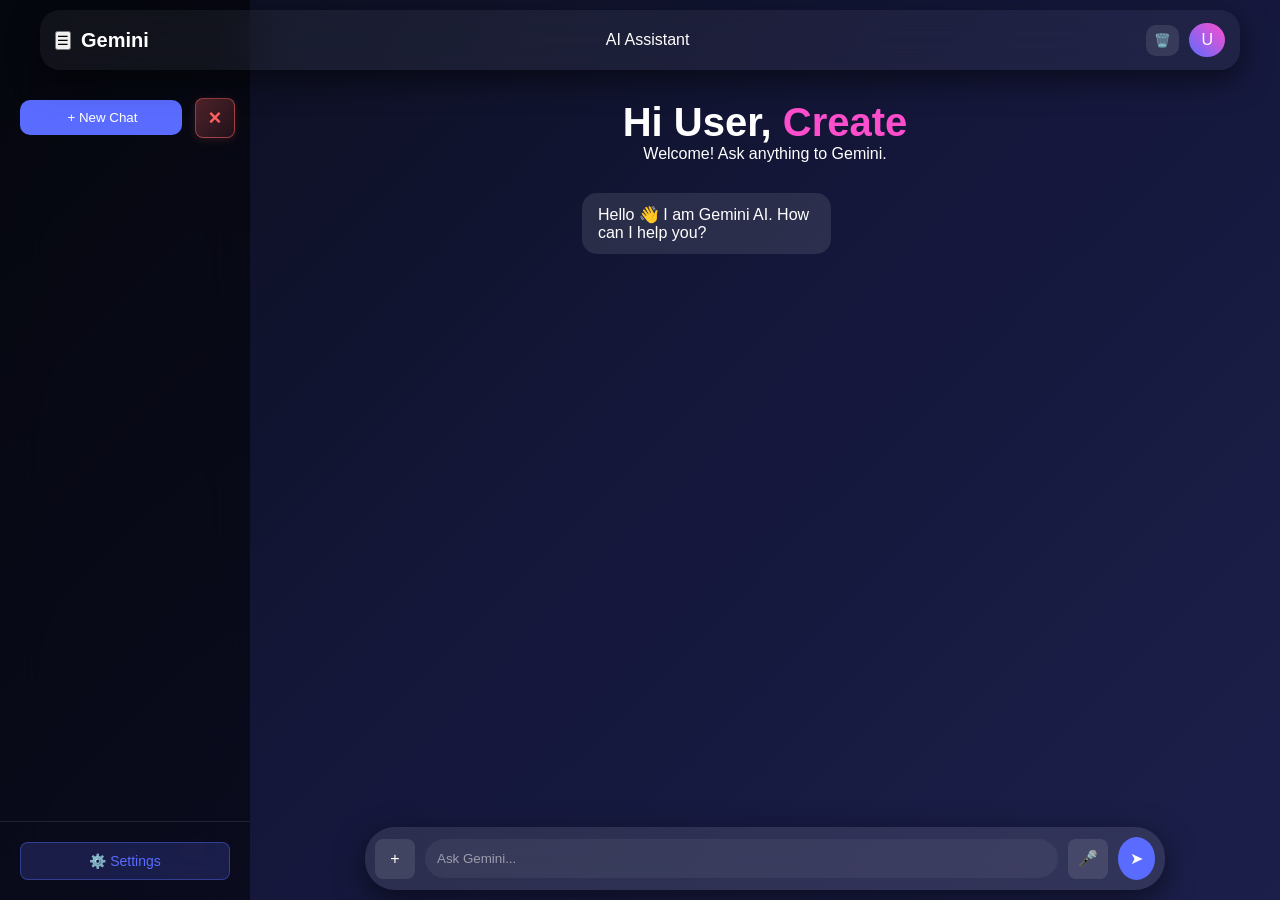
<file: dashboard/gemini/gemini.html>
<!DOCTYPE html>
<html lang="en">
<head>
<meta charset="UTF-8">
<meta name="viewport" content="width=device-width, initial-scale=1.0">
<title>Gemini Ultra UI</title>
<link rel="stylesheet" href="gemini.css">
</head>

<body>

<!-- ================= HEADER ================= -->
<header class="header">
  <div class="header-left">
    <button class="menu-btn">☰</button>
    <h2 class="logo">Gemini</h2>
  </div>

  <div class="header-center">
    <span class="title">AI Assistant</span>
  </div>

  <div class="header-right">
    <button class="icon-btn">🗑️</button>
    <div class="profile">U</div>
  </div>
</header>

<!-- ================= SIDEBAR ================= -->
<aside class="sidebar">

  <div class="sidebar-top">    <div class="sidebar-header">
      <h3>Chats</h3>
      <button class="sidebar-close-btn" title="Close sidebar">✕</button>
    </div>    <div class="new-chat-wrapper">
      <button class="new-chat">+ New Chat</button>
      <button class="clear-all-btn" title="Clear all chats">×</button>
    </div>
  </div>

  <div class="chat-history" id="chatHistory">
  </div>

  <div class="sidebar-bottom">
    <button class="sidebar-settings-btn" title="Settings">⚙️ Settings</button>
  </div>

</aside>

<!-- ================= MAIN ================= -->
<main class="main">

  <!-- HERO -->
  <section class="hero">
    <h1>Hi User, <span>Create</span></h1>
    <p>Welcome! Ask anything to Gemini.</p>
  </section>

  <!-- CHAT AREA -->
  <section class="chat-container" id="chat">

    <div class="message bot">
      <div class="msg-content">
        Hello 👋 I am Gemini AI. How can I help you?
      </div>
    </div>

  </section>

</main>

<!-- ================= INPUT ================= -->
<div class="chat-input">

  <button class="attach">+</button>
  <input type="file" id="imageInput" accept="image/*" style="display: none;">

  <input type="text" id="input" placeholder="Ask Gemini...">

  <button class="mic">🎤</button>

  <button class="send-btn" onclick="sendMessage()">➤</button>

</div>

<script src="gemini.js"></script>
</body>
</html>
</file>
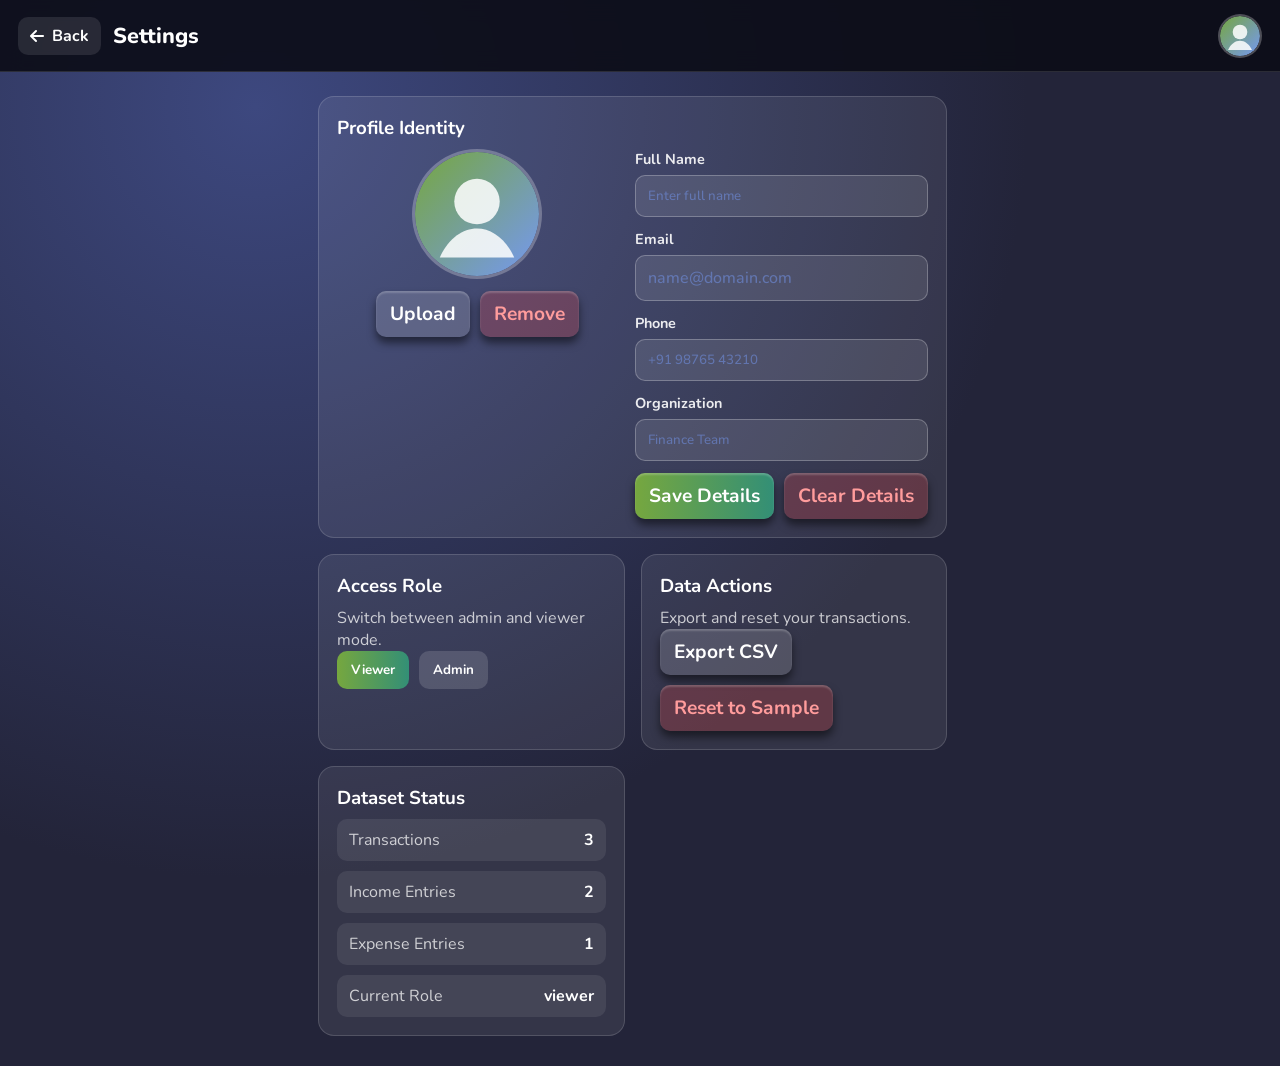
<file: dashboard/setting/setting.html>
<!DOCTYPE html>
<html lang="en">

<head>
  <meta charset="UTF-8">
  <meta name="viewport" content="width=device-width, initial-scale=1.0">
  <link rel="preconnect" href="https://fonts.googleapis.com">
  <link rel="preconnect" href="https://fonts.gstatic.com" crossorigin>
  <link rel="stylesheet" href="https://cdnjs.cloudflare.com/ajax/libs/font-awesome/6.5.0/css/all.min.css">
  <title>Settings | finaDash</title>
  <link rel="stylesheet" href="../dash.css">
  <link rel="stylesheet" href="setting.css">
</head>

<body>
  <!-- Header -->
  <header class="topbar settings-topbar">
    <div class="topbar-left">
      <a class="icon-button back-button" href="../dash.html" aria-label="Back to dashboard">
        <i class="fa-solid fa-arrow-left"></i>
        <span>Back</span>
      </a>
      <h1 class="settings-title">Settings</h1>
    </div>

    <button class="profile-chip" id="profileButton" type="button" aria-label="Upload profile image">
      <img id="topbarProfileImage" src="" alt="Profile">
    </button>
    <input type="file" id="topbarProfileInput" accept="image/*" hidden>
  </header>

  <!-- Main Layout -->
  <main class="settings-main">
    <!-- Settings Cards -->
    <section class="settings-grid">
      <!-- Profile Card -->
      <article class="card card-profile">
        <h3>Profile Identity</h3>
        <div class="identity-layout">
          <div class="avatar-stack">
            <img id="profileAvatar" class="avatar" src="" alt="Profile">
            <div class="avatar-actions">
              <button id="uploadProfileImage" type="button" class="btn action">Upload</button>
              <button id="removeProfileImage" type="button" class="btn danger">Remove</button>
            </div>
            <input type="file" id="settingsProfileInput" accept="image/*" hidden>
          </div>

          <form id="profileForm" class="profile-form">
            <label>Full Name
              <input type="text" name="fullName" placeholder="Enter full name">
            </label>
            <label>Email
              <input type="email" name="email" placeholder="name@domain.com">
            </label>
            <label>Phone
              <input type="text" name="phone" placeholder="+91 98765 43210">
            </label>
            <label>Organization
              <input type="text" name="organization" placeholder="Finance Team">
            </label>
            <div class="form-actions">
              <button type="submit" class="btn primary">Save Details</button>
              <button id="clearProfileDetails" type="button" class="btn danger">Clear Details</button>
            </div>
          </form>
        </div>
      </article>

      <!-- Role Card -->
      <article class="card">
        <h3>Access Role</h3>
        <p class="muted">Switch between admin and viewer mode.</p>
        <div class="role-switch" id="roleButtons">
          <button class="role-btn" data-role="viewer" type="button">Viewer</button>
          <button class="role-btn" data-role="admin" type="button">Admin</button>
        </div>
      </article>

      <!-- Data Actions Card -->
      <article class="card">
        <h3>Data Actions</h3>
        <p class="muted">Export and reset your transactions.</p>
        <div class="stack-actions">
          <button id="exportCsv" type="button" class="btn action">Export CSV</button>
          <button id="resetData" type="button" class="btn danger">Reset to Sample</button>
        </div>
      </article>

      <!-- Dataset Status Card -->
      <article class="card">
        <h3>Dataset Status</h3>
        <div class="status-list">
          <div><span>Transactions</span><strong id="statTransactions">0</strong></div>
          <div><span>Income Entries</span><strong id="statIncome">0</strong></div>
          <div><span>Expense Entries</span><strong id="statExpense">0</strong></div>
          <div><span>Current Role</span><strong id="statRole">viewer</strong></div>
        </div>
      </article>
    </section>
  </main>

  <!-- Toast Host -->
  <div id="toastHost" class="toast-host" aria-live="polite"></div>

  <!-- Page Logic -->
  <script src="setting.js" defer></script>
</body>

</html>
</file>
<file: signup/signup.css>
/* Import Google Fonts */
@import url('https://fonts.googleapis.com/css2?family=Inter:wght@300;400;500;600;700;800&display=swap');

/* Reset and Base Styles */
* {
    margin: 0;
    padding: 0;
    box-sizing: border-box;
}

body {
    font-family: 'Inter', sans-serif;
    background: linear-gradient(135deg, #667eea 0%, #764ba2 50%, #f093fb 100%);
    min-height: 100vh;
    display: flex;
    align-items: center;
    justify-content: center;
    padding: 20px;
    overflow-x: hidden;
}

/* Animated Background */
.bg-animation {
    position: fixed;
    width: 100%;
    height: 100%;
    top: 0;
    left: 0;
    z-index: -1;
    overflow: hidden;
}

.floating-orb {
    position: absolute;
    border-radius: 50%;
    filter: blur(80px);
    opacity: 0.4;
    animation: float 20s infinite ease-in-out;
}

.orb1 {
    width: 400px;
    height: 400px;
    background: radial-gradient(circle, #667eea, transparent);
    top: -100px;
    left: -100px;
    animation-duration: 25s;
}

.orb2 {
    width: 300px;
    height: 300px;
    background: radial-gradient(circle, #f093fb, transparent);
    bottom: -100px;
    right: -100px;
    animation-duration: 30s;
    animation-delay: 5s;
}

.orb3 {
    width: 250px;
    height: 250px;
    background: radial-gradient(circle, #764ba2, transparent);
    top: 50%;
    left: 50%;
    animation-duration: 35s;
    animation-delay: 10s;
}

@keyframes float {
    0%, 100% { transform: translate(0, 0) scale(1); }
    25% { transform: translate(100px, -100px) scale(1.1); }
    50% { transform: translate(-100px, 100px) scale(0.9); }
    75% { transform: translate(50px, 50px) scale(1.05); }
}

/* Main Container */
.main-container {
    display: flex;
    width: 100%;
    max-width: 1200px;
    min-height: 600px;
    background: rgba(255, 255, 255, 0.95);
    backdrop-filter: blur(20px);
    border-radius: 20px;
    box-shadow: 0 25px 50px rgba(0, 0, 0, 0.15);
    overflow: hidden;
    position: relative;
}

/* Panel Styles */
.panel {
    flex: 1;
    display: flex;
    align-items: center;
    justify-content: center;
    padding: 40px;
    position: relative;
    transition: all 0.6s ease;
}

.login-panel {
    background: linear-gradient(135deg, #667eea 0%, #764ba2 100%);
    color: white;
}

.register-panel {
    background: white;
    color: #333;
}

.panel-content {
    width: 100%;
    max-width: 400px;
    text-align: center;
}

/* Logo */
.logo {
    display: flex;
    align-items: center;
    justify-content: center;
    gap: 10px;
    margin-bottom: 30px;
}

.logo i {
    font-size: 2.5rem;
    background: linear-gradient(135deg, #667eea, #f093fb);
    -webkit-background-clip: text;
    -webkit-text-fill-color: transparent;
    background-clip: text;
}

.logo h2 {
    font-size: 2rem;
    font-weight: 800;
    background: linear-gradient(135deg, #667eea, #f093fb);
    -webkit-background-clip: text;
    -webkit-text-fill-color: transparent;
    background-clip: text;
}

.login-panel .logo i,
.login-panel .logo h2 {
    color: white;
    background: none;
    -webkit-text-fill-color: white;
}

/* Headings */
.panel h3 {
    font-size: 2rem;
    font-weight: 700;
    margin-bottom: 10px;
}

.panel p {
    font-size: 1rem;
    opacity: 0.8;
    margin-bottom: 30px;
}

.demo-note {
    font-size: 0.9rem;
    opacity: 0.85;
    margin: -12px 0 24px;
}

/* Form Styles */
.auth-form {
    text-align: left;
}

.form-row {
    display: grid;
    grid-template-columns: 1fr 1fr;
    gap: 15px;
}

.form-group {
    margin-bottom: 20px;
}

.input-group {
    position: relative;
    display: flex;
    align-items: center;
}

.input-group i {
    position: absolute;
    left: 15px;
    color: #667eea;
    font-size: 1rem;
    z-index: 1;
}

.register-panel .input-group i {
    color: #667eea;
}

.login-panel .input-group i {
    color: rgba(255, 255, 255, 0.7);
}

.input-group input {
    width: 100%;
    padding: 15px 15px 15px 45px;
    border: 2px solid #e5e7eb;
    border-radius: 12px;
    font-size: 1rem;
    transition: all 0.3s ease;
    background: white;
    color: #333;
}

.login-panel .input-group input {
    background: rgba(255, 255, 255, 0.1);
    border-color: rgba(255, 255, 255, 0.3);
    color: white;
}

.input-group input:focus {
    outline: none;
    border-color: #667eea;
    box-shadow: 0 0 0 3px rgba(102, 126, 234, 0.1);
}

.login-panel .input-group input:focus {
    border-color: rgba(255, 255, 255, 0.8);
    box-shadow: 0 0 0 3px rgba(255, 255, 255, 0.1);
}

.input-group input::placeholder {
    color: #9ca3af;
}

.login-panel .input-group input::placeholder {
    color: rgba(255, 255, 255, 0.7);
}

.toggle-password {
    position: absolute;
    right: 15px;
    background: none;
    border: none;
    color: #667eea;
    cursor: pointer;
    font-size: 1rem;
    z-index: 2;
    padding: 5px;
    display: flex;
    align-items: center;
    justify-content: center;
    min-width: 30px;
    min-height: 30px;
}

.login-panel .toggle-password {
    color: rgba(255, 255, 255, 0.7);
}

/* Form Options */
.form-options {
    display: flex;
    justify-content: space-between;
    align-items: center;
    margin-bottom: 25px;
}

.checkbox {
    display: flex;
    align-items: center;
    cursor: pointer;
    font-size: 0.9rem;
}

.checkbox input {
    display: none;
}

.checkmark {
    width: 18px;
    height: 18px;
    border: 2px solid #e5e7eb;
    border-radius: 4px;
    margin-right: 8px;
    display: flex;
    align-items: center;
    justify-content: center;
    transition: all 0.3s ease;
}

.login-panel .checkmark {
    border-color: rgba(255, 255, 255, 0.5);
}

.checkbox input:checked + .checkmark {
    background: #667eea;
    border-color: #667eea;
}

.login-panel .checkbox input:checked + .checkmark {
    background: white;
    border-color: white;
}

.checkbox input:checked + .checkmark::after {
    content: '✓';
    color: white;
    font-size: 12px;
}

.login-panel .checkbox input:checked + .checkmark::after {
    color: #667eea;
}

.forgot-link {
    color: #667eea;
    text-decoration: none;
    font-size: 0.9rem;
    transition: color 0.3s ease;
}

.login-panel .forgot-link {
    color: rgba(255, 255, 255, 0.8);
}

.forgot-link:hover {
    color: #764ba2;
}

/* Auth Button */
.auth-btn {
    width: 100%;
    padding: 15px;
    background: linear-gradient(135deg, #667eea, #764ba2);
    color: white;
    border: none;
    border-radius: 12px;
    font-size: 1rem;
    font-weight: 600;
    cursor: pointer;
    transition: all 0.3s ease;
    display: flex;
    align-items: center;
    justify-content: center;
    gap: 10px;
    margin-bottom: 20px;
}

.login-panel .auth-btn {
    background: white;
    color: #667eea;
}

.auth-btn:hover {
    transform: translateY(-2px);
    box-shadow: 0 10px 25px rgba(102, 126, 234, 0.3);
}

.login-panel .auth-btn:hover {
    box-shadow: 0 10px 25px rgba(255, 255, 255, 0.3);
}

/* Divider */
.divider {
    text-align: center;
    margin: 25px 0;
    position: relative;
}

.divider::before {
    content: '';
    position: absolute;
    top: 50%;
    left: 0;
    right: 0;
    height: 1px;
    background: #e5e7eb;
}

.login-panel .divider::before {
    background: rgba(255, 255, 255, 0.3);
}

.divider span {
    background: white;
    padding: 0 15px;
    color: #6b7280;
    font-size: 0.9rem;
    position: relative;
}

.login-panel .divider span {
    background: linear-gradient(135deg, #667eea, #764ba2);
    color: rgba(255, 255, 255, 0.8);
}

/* Social Login */
.social-login {
    display: flex;
    gap: 15px;
    justify-content: center;
    margin-bottom: 25px;
}

.social-btn {
    width: 50px;
    height: 50px;
    border: 2px solid #e5e7eb;
    background: white;
    border-radius: 12px;
    display: flex;
    align-items: center;
    justify-content: center;
    cursor: pointer;
    transition: all 0.3s ease;
    font-size: 1.2rem;
}

.login-panel .social-btn {
    border-color: rgba(255, 255, 255, 0.5);
    background: rgba(255, 255, 255, 0.1);
    color: white;
}

.social-btn:hover {
    transform: translateY(-2px);
    box-shadow: 0 5px 15px rgba(0, 0, 0, 0.1);
}

.social-btn.google:hover {
    color: #ea4335;
    border-color: #ea4335;
}

.social-btn.facebook:hover {
    color: #1877f2;
    border-color: #1877f2;
}

.social-btn.github:hover {
    color: #333;
    border-color: #333;
}

/* Panel Footer */
.panel-footer {
    text-align: center;
    margin-top: 20px;
}

.panel-footer p {
    font-size: 0.9rem;
    margin-bottom: 0;
}

.panel-footer a {
    color: #667eea;
    text-decoration: none;
    font-weight: 600;
    transition: color 0.3s ease;
}

.login-panel .panel-footer a {
    color: white;
}

.panel-footer a:hover {
    color: #764ba2;
}

/* Password Strength */
.password-strength {
    margin-top: -15px;
    margin-bottom: 20px;
}

.strength-bar {
    width: 100%;
    height: 4px;
    background: #e5e7eb;
    border-radius: 2px;
    overflow: hidden;
    margin-bottom: 5px;
}

.strength-fill {
    height: 100%;
    width: 0%;
    transition: all 0.3s ease;
    border-radius: 2px;
}

.strength-text {
    font-size: 0.8rem;
    color: #6b7280;
}

/* Success Message */
.success-message {
    position: fixed;
    top: 0;
    left: 0;
    right: 0;
    bottom: 0;
    background: rgba(0, 0, 0, 0.5);
    display: flex;
    align-items: center;
    justify-content: center;
    z-index: 1000;
    opacity: 0;
    visibility: hidden;
    transition: all 0.3s ease;
}

.success-message.show {
    opacity: 1;
    visibility: visible;
}

.success-content {
    background: white;
    padding: 40px;
    border-radius: 16px;
    text-align: center;
    max-width: 400px;
    transform: scale(0.8);
    transition: transform 0.3s ease;
}

.success-message.show .success-content {
    transform: scale(1);
}

.success-content i {
    font-size: 3rem;
    color: #10b981;
    margin-bottom: 20px;
}

.success-content h3 {
    color: #333;
    margin-bottom: 10px;
}

.success-content p {
    color: #6b7280;
    margin-bottom: 20px;
}

.success-btn {
    padding: 12px 30px;
    background: linear-gradient(135deg, #667eea, #764ba2);
    color: white;
    border: none;
    border-radius: 8px;
    cursor: pointer;
    font-weight: 600;
    transition: all 0.3s ease;
}

.success-btn:hover {
    transform: translateY(-2px);
    box-shadow: 0 5px 15px rgba(102, 126, 234, 0.3);
}

/* Mobile Responsive */
@media (max-width: 768px) {
    body {
        padding: 10px;
    }
    
    .main-container {
        flex-direction: column;
        max-width: 100%;
        min-height: auto;
        border-radius: 16px;
    }
    
    .panel {
        padding: 30px 20px;
        min-height: auto;
    }
    
    .login-panel {
        border-radius: 16px 16px 0 0;
    }
    
    .register-panel {
        border-radius: 0 0 16px 16px;
    }
    
    .panel-content {
        max-width: 100%;
    }
    
    .form-row {
        grid-template-columns: 1fr;
        gap: 0;
    }
    
    .form-group {
        margin-bottom: 15px;
    }
    
    .logo {
        margin-bottom: 20px;
    }
    
    .logo i {
        font-size: 2rem;
    }
    
    .logo h2 {
        font-size: 1.5rem;
    }
    
    .panel h3 {
        font-size: 1.5rem;
    }
    
    .panel p {
        font-size: 0.9rem;
        margin-bottom: 20px;
    }
    
    .input-group input {
        padding: 12px 12px 12px 40px;
        font-size: 0.9rem;
    }
    
    .auth-btn {
        padding: 12px;
        font-size: 0.9rem;
    }
    
    .social-btn {
        width: 45px;
        height: 45px;
        font-size: 1rem;
    }
    
    .form-options {
        flex-direction: column;
        gap: 15px;
        align-items: flex-start;
    }
    
    .success-content {
        padding: 30px 20px;
        margin: 20px;
    }
}

@media (max-width: 480px) {
    .panel {
        padding: 25px 15px;
    }
    
    .input-group input {
        padding: 10px 10px 10px 35px;
        font-size: 0.85rem;
    }
    
    .toggle-password {
        right: 12px;
        font-size: 0.9rem;
        min-width: 28px;
        min-height: 28px;
        padding: 3px;
    }
    
    .auth-btn {
        padding: 10px;
        font-size: 0.85rem;
    }
    
    .social-login {
        gap: 10px;
    }
    
    .social-btn {
        width: 40px;
        height: 40px;
        font-size: 0.9rem;
    }
}

/* Tablet Responsive */
@media (min-width: 769px) and (max-width: 1024px) {
    .main-container {
        max-width: 900px;
    }
    
    .panel {
        padding: 35px 25px;
    }
    
    .panel-content {
        max-width: 350px;
    }
}

/* Large Desktop */
@media (min-width: 1200px) {
    .main-container {
        max-width: 1200px;
    }
    
    .panel {
        padding: 50px;
    }
    
    .panel-content {
        max-width: 450px;
    }
}
</file>
<file: dashboard/gemini/gemini.css>
/* ================= RESET ================= */
* {
  margin: 0;
  padding: 0;
  box-sizing: border-box;
}

html, body {
  height: 100%;
  scroll-behavior: smooth;
  font-family: 'Poppins', sans-serif;
  background: linear-gradient(135deg, #0b0e1c, #14173a, #1c1f4a);
  color: white;
  overflow-x: hidden;
  margin: 0;
  padding: 0;
  width: 100%;
  max-width: 100vw;
}

/* ================= SCROLLBAR ================= */
::-webkit-scrollbar {
  width: 6px;
}
::-webkit-scrollbar-thumb {
  background: #5a6cff;
  border-radius: 10px;
}

/* ================= HEADER ================= */
.header {
  position: fixed;
  top: 10px;
  left: 50%;
  transform: translateX(-50%);
  width: 95%;
  max-width: 1200px;
  height: 60px;
  display: flex;
  justify-content: space-between;
  align-items: center;
  padding: 0 15px;
  border-radius: 20px;
  background: rgba(255,255,255,0.05);
  backdrop-filter: blur(20px);
  box-shadow: 0 10px 30px rgba(0,0,0,0.5);
  z-index: 1000;
}

.header-left,
.header-right {
  display: flex;
  align-items: center;
  gap: 10px;
}

.logo {
  font-size: 20px;
  font-weight: bold;
}

.icon-btn {
  background: rgba(255,255,255,0.1);
  border: none;
  padding: 8px;
  border-radius: 10px;
  cursor: pointer;
  transition: 0.3s;
}

.icon-btn:hover {
  background: #5a6cff;
}

.profile {
  background: linear-gradient(45deg,#5a6cff,#ff4ecd);
  padding: 8px 12px;
  border-radius: 50%;
  cursor: pointer;
  transition: 0.3s;
}

.profile:hover {
  filter: brightness(1.2);
}

/* ================= SIDEBAR ================= */
.sidebar {
  position: fixed;
  left: 0;
  top: 0;
  width: 250px;
  height: 100%;
  background: rgba(0,0,0,0.5);
  backdrop-filter: blur(20px);
  padding-top: 80px;
  display: flex;
  flex-direction: column;
  z-index: 999;
  transition: transform 0.3s ease;
  overflow-x: hidden;
}

.new-chat {
  flex: 1;
  margin: 5px;
  padding: 10px 15px;
  border-radius: 10px;
  border: none;
  background: #5a6cff;
  color: white;
  cursor: pointer;
  transition: 0.3s;
  border-left: 3px solid transparent;
  font-weight: 500;
  min-width: 0;
}

.new-chat:hover {
  filter: brightness(1.1);
  transform: translateY(-2px);
}

.sidebar-top {
  padding: 10px;
  flex-shrink: 0;
}

.sidebar-header {
  display: none;
  justify-content: space-between;
  align-items: center;
  margin-bottom: 10px;
}

.sidebar-header h3 {
  margin: 0;
  font-size: 18px;
  color: white;
}

.sidebar-close-btn {
  background: transparent;
  border: none;
  color: white;
  font-size: 24px;
  cursor: pointer;
  padding: 0;
  width: 30px;
  height: 30px;
  display: flex;
  align-items: center;
  justify-content: center;
  transition: 0.3s;
}

.sidebar-close-btn:hover {
  color: #ff8080;
}

.new-chat-wrapper {
  display: flex;
  gap: 8px;
  align-items: center;
  flex-wrap: nowrap;
  margin: 5px 5px;
}

.clear-all-btn {
  background: linear-gradient(135deg, rgba(255, 100, 100, 0.3), rgba(255, 100, 100, 0.1));
  border: 1.5px solid rgba(255, 100, 100, 0.5);
  color: #ff6060;
  width: 40px;
  height: 40px;
  border-radius: 8px;
  cursor: pointer;
  font-size: 22px;
  display: flex;
  align-items: center;
  justify-content: center;
  transition: all 0.3s cubic-bezier(0.4, 0, 0.2, 1);
  font-weight: 700;
  flex-shrink: 0;
  box-shadow: 0 2px 8px rgba(255, 100, 100, 0.15);
}

.clear-all-btn:hover {
  background: linear-gradient(135deg, rgba(255, 100, 100, 0.5), rgba(255, 100, 100, 0.3));
  border-color: rgba(255, 100, 100, 0.8);
  color: #ff4040;
  transform: scale(1.08);
  box-shadow: 0 4px 12px rgba(255, 100, 100, 0.3);
}

.clear-all-btn:active {
  transform: scale(0.95);
}

.sidebar-settings-btn {
  width: calc(100% - 20px);
  padding: 10px;
  background: rgba(90, 108, 255, 0.2);
  border: 1px solid rgba(90, 108, 255, 0.4);
  color: #5a6cff;
  border-radius: 8px;
  cursor: pointer;
  font-size: 14px;
  transition: 0.3s;
  font-weight: 500;
  margin: 10px;
}

.sidebar-settings-btn:hover {
  background: rgba(90, 108, 255, 0.3);
  border-color: rgba(90, 108, 255, 0.6);
  color: #6a7cff;
}

.chat-history {
  flex: 1;
  overflow-y: auto;
  padding: 0 5px;
}

.chat-item {
  padding: 10px;
  margin: 5px;
  border-radius: 10px;
  cursor: pointer;
  transition: 0.3s;
  display: flex;
  align-items: center;
  gap: 10px;
}

.chat-item:hover {
  background: rgba(255,255,255,0.1);
}

.chat-item.active {
  background: rgba(90, 108, 255, 0.3);
  border-left-color: #5a6cff;
  font-weight: 600;
}

.chat-item-name {
  flex: 1;
  overflow: hidden;
  text-overflow: ellipsis;
  white-space: nowrap;
}

.chat-item-menu {
  background: transparent;
  border: none;
  color: #888;
  width: 24px;
  height: 24px;
  border-radius: 4px;
  cursor: pointer;
  font-size: 16px;
  display: flex;
  align-items: center;
  justify-content: center;
  transition: 0.3s;
  margin-left: 8px;
  flex-shrink: 0;
  opacity: 0;
  position: relative;
}

.chat-item:hover .chat-item-menu {
  opacity: 1;
}

.chat-item-menu:hover {
  background: rgba(255, 255, 255, 0.1);
  color: #fff;
}

.chat-item-menu-dropdown {
  position: absolute;
  top: 100%;
  right: 0;
  background: #2a2f3f;
  border: 1px solid #444;
  border-radius: 8px;
  padding: 4px 0;
  min-width: 120px;
  z-index: 100;
  box-shadow: 0 4px 12px rgba(0, 0, 0, 0.3);
  display: none;
}

.chat-item-menu-dropdown.show {
  display: block;
}

.chat-item-menu-option {
  padding: 8px 12px;
  cursor: pointer;
  color: #ccc;
  font-size: 13px;
  transition: 0.2s;
  display: flex;
  align-items: center;
  gap: 8px;
}

.chat-item-menu-option:hover {
  background: rgba(255, 255, 255, 0.1);
  color: #fff;
}

.chat-item-menu-option.delete {
  color: #ff8080;
}

.chat-item-menu-option.delete:hover {
  background: rgba(255, 100, 100, 0.2);
  color: #ff6060;
}

/* ================= CHAT ITEM DELETE BTN ================= */
.chat-item-delete-btn {
  background: transparent;
  border: none;
  color: #888;
  width: 24px;
  height: 24px;
  border-radius: 4px;
  cursor: pointer;
  font-size: 18px;
  display: flex;
  align-items: center;
  justify-content: center;
  transition: 0.3s;
  margin-left: auto;
  flex-shrink: 0;
  opacity: 0;
}

.chat-item:hover .chat-item-delete-btn {
  opacity: 1;
}

.chat-item-delete-btn:hover {
  background: rgba(255, 100, 100, 0.3);
  color: #ff6060;
}

.sidebar-bottom {
  padding: 10px;
  border-top: 1px solid rgba(255, 255, 255, 0.1);
  flex-shrink: 0;
  display: flex;
  align-items: center;
  justify-content: center;
}

.user-info {
  display: flex;
  align-items: center;
  gap: 10px;
}

/* ================= MAIN ================= */
.main {
  margin-left: 250px;
  padding-top: 100px;
  padding-bottom: 120px;
  padding-left: 20px;
  padding-right: 20px;
  display: flex;
  flex-direction: column;
  height: 100vh;
  overflow-x: hidden;
}

/* ================= HERO ================= */
.hero {
  text-align: center;
  margin-bottom: 30px;
  flex-shrink: 0;
}

.hero h1 {
  font-size: 40px;
}

.hero span {
  color: #ff4ecd;
}

/* ================= CHAT ================= */
.chat-container {
  max-width: 800px;
  margin: auto;
  flex: 1;
  overflow-y: auto;
  display: flex;
  flex-direction: column;
  gap: 15px;
  padding-right: 10px;
}

.message {
  display: flex;
  animation: fadeIn 0.4s ease;
}

.message.bot {
  justify-content: flex-start;
}

.message.user {
  justify-content: flex-end;
}

.msg-content {
  padding: 12px 16px;
  border-radius: 15px;
  max-width: 70%;
}

.message.bot .msg-content {
  background: rgba(255,255,255,0.1);
}

.message.user .msg-content {
  background: linear-gradient(45deg,#5a6cff,#ff4ecd);
}

.msg-content img {
  max-width: 100%;
  height: auto;
  border-radius: 10px;
  display: block;
  margin-top: 5px;
}

/* ================= INPUT ================= */
.chat-input {
  position: fixed;
  bottom: 10px;
  left: 50%;
  transform: translateX(-50%);
  width: 95%;
  max-width: 800px;
  display: flex;
  align-items: center;
  gap: 10px;
  padding: 10px;
  border-radius: 30px;
  background: rgba(255,255,255,0.1);
  backdrop-filter: blur(20px);
  box-shadow: 0 10px 30px rgba(0,0,0,0.5);
  z-index: 500;
  overflow-x: hidden;
}

.chat-input input {
  flex: 1;
  padding: 12px;
  border-radius: 20px;
  border: none;
  outline: none;
  background: rgba(255,255,255,0.05);
  color: white;
  transition: 0.3s;
}

.chat-input input::placeholder {
  color: rgba(255,255,255,0.5);
}

.chat-input input:focus {
  background: rgba(255,255,255,0.1);
}

.send-btn {
  background: #5a6cff;
  border: none;
  padding: 12px;
  border-radius: 50%;
  cursor: pointer;
  transition: 0.3s;
  color: white;
  font-size: 16px;
}

.send-btn:hover {
  transform: scale(1.1);
  filter: brightness(1.1);
}

.attach, .mic {
  background: rgba(255,255,255,0.1);
  border: none;
  padding: 10px 12px;
  border-radius: 8px;
  cursor: pointer;
  color: white;
  font-size: 16px;
  transition: all 0.3s cubic-bezier(0.4, 0, 0.2, 1);
  display: flex;
  align-items: center;
  justify-content: center;
  width: 40px;
  height: 40px;
}

.attach:hover, .mic:hover {
  background: rgba(90, 108, 255, 0.3);
  transform: scale(1.05);
}

.attach:active, .mic:active {
  transform: scale(0.95);
}

/* ================= ANIMATIONS ================= */
@keyframes fadeIn {
  from {
    opacity: 0;
    transform: translateY(10px);
  }
  to {
    opacity: 1;
    transform: translateY(0);
  }
}

/* ================= RESPONSIVE - LAPTOP VIEW ================= */
@media (min-width: 1000px) {
  .sidebar {
    transform: translateX(0);
  }
  
  .main {
    margin-left: 250px;
  }
  
  .chat-input {
    margin-left: 125px;
  }
}

/* ================= RESPONSIVE - TABLET VIEW ================= */
@media (max-width: 999px) {
  .sidebar {
    width: 200px;
    padding-top: 70px;
  }
  
  .main {
    margin-left: 200px;
    padding-top: 80px;
  }
  
  .chat-input {
    width: 90%;
  }
}

/* ================= RESPONSIVE - MOBILE VIEW ================= */
@media (max-width: 768px) {
  .sidebar {
    width: 100%;
    transform: translateX(-100%);
  }
  
  .sidebar-header {
    display: flex !important;
  }
  
  .sidebar.active {
    transform: translateX(0);
  }
  
  .main {
    margin-left: 0;
    padding-top: 80px;
    padding-bottom: 80px;
    padding-left: 10px;
    padding-right: 10px;
    height: auto;
    overflow-x: hidden;
  }
  
  .hero h1 {
    font-size: 24px;
  }
  
  .chat-container {
    max-width: 100%;
    padding-right: 5px;
  }
  
  .msg-content {
    max-width: 85%;
    font-size: 14px;
  }
  
  .chat-input {
    width: 100%;
    border-radius: 0;
    bottom: 0;
    left: 0;
    transform: none;
    padding: 8px;
    max-width: 100%;
    gap: 8px;
  }
  
  .chat-input input {
    padding: 10px;
    font-size: 14px;
  }
  
  .send-btn, .attach, .mic {
    padding: 8px;
    font-size: 14px;
  }
  
  .header {
    width: 100%;
    left: 0;
    transform: none;
    border-radius: 0;
    top: 0;
    max-width: 100%;
    height: 50px;
    padding: 0 10px;
  }
  
  .logo {
    font-size: 16px;
  }
  
  .icon-btn {
    padding: 6px;
  }
}

/* ================= RESPONSIVE - SMALL MOBILE ================= */
@media (max-width: 480px) {
  .header {
    height: 45px;
    padding: 0 8px;
  }
  
  .hero {
    margin-bottom: 15px;
  }
  
  .hero h1 {
    font-size: 20px;
  }
  
  .chat-input {
    padding: 6px;
  }
  
  .msg-content {
    padding: 10px 12px;
    font-size: 13px;
  }
}
</file>
<file: dashboard/dash.css>
@import url("https://fonts.googleapis.com/css2?family=Nunito:wght@300;400;500;600;700;800&family=Tilt+Neon&display=swap");

@property --gradient-angle {
  syntax: "<angle>";
  initial-value: 0deg;
  inherits: false;
}

/* ============ PERFORMANCE & FLICKER PREVENTION ============ */
html {
  -webkit-font-smoothing: antialiased;
  -moz-osx-font-smoothing: grayscale;
}

body {
  overflow-x: hidden;
  /* Prevent layout shift */
  scrollbar-gutter: stable;
}

/* Prevent paint/reflow issues on scroll */
html, body {
  will-change: scroll-position;
}

@media (prefers-reduced-motion: no-preference) {
  html {
    scroll-behavior: smooth;
  }
}

* {
  padding: 0;
  margin: 0;
  box-sizing: border-box;
  font-family: "Nunito", sans-serif;
}

html {
  scroll-behavior: smooth;
  background-color: rgb(35, 36, 57);
  background-image: radial-gradient(
    circle,
    rgba(67, 69, 112, 1) 3%,
    rgba(35, 36, 57, 1) 60%
  );
  min-height: 100vh;
  overflow-x: hidden;
}

body {
  background-color: rgb(35, 36, 57);
  background-image: radial-gradient(
    circle,
    rgba(67, 69, 112, 1) 3%,
    rgba(35, 36, 57, 1) 60%
  );
  min-height: 100vh;
  display: flex;
  flex-direction: column;
  overflow-x: hidden;
  position: relative;
}

img {
  width: 100%;
  display: block;
  pointer-events: none;
  user-select: none;
}

section {
  min-height: 100vh;
}

/* HOME SECTION */

.home {
  display: grid;
  grid-template-columns: 45% 50%;
  place-items: center;
  gap: 50px;
  background: rgb(67, 69, 112);
  background: radial-gradient(
    circle,
    rgba(67, 69, 112, 1) 3%,
    rgba(35, 36, 57, 1) 60%
  );
  overflow: hidden;
  padding: 130px 80px;
}

.description {
  color: #fff;
  padding: 0 50px;
}

.description h1 {
  font-family: "Tilt Neon", sans-serif;
  font-size: clamp(3rem, 5vw, 4rem);
  line-height: 1.1;
  margin-bottom: 30px;
}

.gradient-text {
  font-family: "Tilt Neon", sans-serif;
  background-image: linear-gradient(
    90deg,
    rgb(118, 167, 63) 0%,
    rgb(51, 143, 118) 40%,
    rgb(55, 141, 167) 50%,
    rgb(117, 152, 242) 70%,
    rgb(144, 118, 236) 100%
  );
  color: transparent;
  background-size: contain;
  background-clip: text;
  -webkit-background-clip: text;
}

.description p {
  font-family: "Nunito", sans-serif;
  font-size: clamp(0.9rem, 3vw, 1.1rem);
  line-height: 1.5;
  margin-bottom: 30px;
}

/* FORM STYLES */

#form {
  position: relative;
  display: flex;
  flex-direction: row;
  justify-content: flex-start;
}

input {
  padding-inline-end: 10px;
  padding-inline-start: 10px;
  background-color: transparent;
  outline: transparent;
  border: 0;
  border-bottom: 2px solid rgba(255, 255, 255, 0.3);
  margin-right: 10px;
  transition: all 0.3s ease-in;
  -webkit-transition: all 0.3s ease-in;
}

input::placeholder {
  color: rgb(117, 152, 242);
  opacity: 0.5;
  font-weight: 500;
}

input[type="email"] {
  color: rgba(255, 255, 255, 0.7);
  font-weight: 500;
  font-size: 1rem;
}

input[type="email"]:focus {
  border: transparent;
  outline: 2px dotted rgb(117, 152, 242);
  outline-offset: -3px;
}

.btn {
  display: flex;
  justify-content: center;
  align-items: center;
  gap: 3px;
  max-width: max-content;
  background: linear-gradient(
    90deg,
    rgb(118, 167, 63) 0%,
    rgb(51, 143, 118) 40%,
    rgb(55, 141, 167) 50%,
    rgb(117, 152, 242) 70%,
    rgb(144, 118, 236) 100%
  );
  background-size: 200%;
  background-position: left;
  color: #fff;
  font-size: 1.2rem;
  font-weight: 500;
  border: 0;
  padding: 12px 16px;
  border-radius: 5px;
  box-shadow: 0 6px 8px rgba(0, 0, 0, 0.5),
    inset 0px 2px 2px rgba(255, 255, 255, 0.2);
  cursor: pointer;
  transition: all 0.3s ease-in;
}

.btn:hover {
  background-position: right;
}

/* USERS COLOR CONTAINER */

.users-color-container {
  display: grid;
  grid-template-columns: repeat(4, 1fr);
  grid-template-rows: repeat(3, 1fr);
  gap: 20px;
  max-width: 600px;
  margin: 0 auto;
}

.item {
  max-width: 200px;
  aspect-ratio: 1/1;
  box-shadow: 0 8px 8px rgba(0, 0, 0, 0.5),
    inset 0px 2px 2px rgba(255, 255, 255, 0.2);
  opacity: 0;
  transform: scale(0);
  transition: all 0.6s cubic-bezier(0.68, -0.55, 0.265, 1.55);
  will-change: transform, opacity;
}

.item.animate {
  opacity: 1;
  transform: scale(1);
  animation: itemFadeIn 0.8s ease-out forwards;
}

@keyframes itemFadeIn {
  0% {
    opacity: 0;
    transform: scale(0);
  }
  60% {
    opacity: 1;
    transform: scale(1.05);
  }
  80% {
    transform: scale(0.98);
  }
  100% {
    opacity: 1;
    transform: scale(1);
  }
}

.item:nth-child(1) {
  background-color: #67d7e1;
  border-radius: 50% 50% 0 50%;
}

.item:nth-child(2) {
  border-radius: 50% 50% 0 0;
}

.item:nth-child(3) {
  background-color: #6cc164;
  border-radius: 50%;
}

.item:nth-child(4) {
  border-radius: 0 0 0 50%;
}

.item:nth-child(5) {
  border-radius: 0 50% 50% 0;
}

.item:nth-child(6) {
  background-color: #8071a8;
  border-radius: 0 50% 50% 50%;
}

.item:nth-child(7) {
  border-radius: 50% 50% 0 50%;
}

.item:nth-child(8) {
  background-color: #fe7519;
  border-radius: 50% 0 0 50%;
}

.item:nth-child(9) {
  background-color: #f5bec3;
  border-radius: 0 50% 50% 0;
}

.item:nth-child(10) {
  border-radius: 50%;
}

.item:nth-child(11) {
  background-color: #fcd659;
  border-radius: 50% 0 50% 50%;
}

.item:nth-child(12) {
  border-radius: 50% 0 0 0;
}

/* ANIMATIONS */

@keyframes fadeIn {
  0% {
    opacity: 0;
    transform: scale(0);
  }
  60% {
    opacity: 1;
    transform: scale(1.05);
  }
  80% {
    transform: scale(0.98);
  }
  100% {
    opacity: 1;
    transform: scale(1);
  }
}

@keyframes slideDown {
  0% {
    opacity: 0;
    transform: translateY(-20px);
  }
  100% {
    opacity: 1;
    transform: translateY(0);
  }
}

/* TOP MENU */

.topbar {
  position: fixed;
  top: 0;
  left: 0;
  width: 100%;
  padding: 15px 40px;
  display: flex;
  align-items: center;
  justify-content: space-between;
  z-index: 100;
  background: rgba(17, 17, 17, 0.95);
  backdrop-filter: blur(10px);
  border-bottom: 1px solid rgba(255, 255, 255, 0.1);
}

.topbar-left {
  display: flex;
  align-items: center;
  gap: 12px;
}

.hamburger {
  width: 30px;
  cursor: pointer;
  padding: 8px;
  border-radius: 8px;
  transition: all 0.3s ease;
  z-index: 101;
  display: flex;
  flex-direction: column;
  justify-content: center;
  align-items: center;
  margin-top: 5px;
}

.hamburger:hover {
  background: rgba(255, 255, 255, 0.15);
  transform: scale(1.05);
}

.hamburger:active {
  transform: scale(0.95);
}

.hamburger span {
  display: block;
  height: 3px;
  background: white;
  margin: 4px 0;
  border-radius: 3px;
  transition: all 0.3s ease;
  width: 22px;
}

.hamburger.active span:nth-child(1) {
  transform: rotate(45deg) translate(5px, 5px);
  background: #4ade80;
}

.hamburger.active span:nth-child(2) {
  opacity: 0;
  transform: scale(0);
}

.hamburger.active span:nth-child(3) {
  transform: rotate(-45deg) translate(5px, -5px);
  background: #4ade80;
}


.profile-button {
  width: 42px;
  height: 42px;
  border-radius: 50%;
  border: 2px solid rgba(255, 255, 255, 0.2);
  background: rgba(255, 255, 255, 0.08);
  padding: 0;
  display: flex;
  align-items: center;
  justify-content: center;
  cursor: pointer;
  transition: all 0.3s ease;
}

.profile-button img {
  width: 100%;
  height: 100%;
  border-radius: 50%;
  object-fit: cover;
  display: block;
}

.profile-button:hover {
  transform: scale(1.05);
  background: rgba(255, 255, 255, 0.15);
}

.menu {
  position: absolute;
  top: 70px;
  left: 20px;
  right: 20px;
  background: rgba(17, 17, 17, 0.95);
  backdrop-filter: blur(10px);
  padding: 25px;
  border-radius: 15px;
  display: none;
  flex-direction: column;
  gap: 20px;
  box-shadow: 0 8px 32px rgba(0, 0, 0, 0.3);
  border: 1px solid rgba(255, 255, 255, 0.1);
}

.menu a {
  color: white;
  text-decoration: none;
  font-size: 16px;
  font-weight: 500;
  padding: 12px 16px;
  border-radius: 8px;
  transition: all 0.3s ease;
  display: block;
}

.menu a:hover {
  background: rgba(255, 255, 255, 0.1);
  transform: translateX(5px);
}

.menu.active {
  display: flex;
}

/* DESKTOP NAVBAR */

.desktop-nav {
  display: flex;
  gap: 40px;
  position: absolute;
  top: 25px;
  left: 120px;
}

.desktop-nav a {
  color: white;
  text-decoration: none;
  font-size: 16px;
  font-weight: 500;
}

/* FOOTER */
.main-footer {
  width: 100%;
  background: #0f172a;
  padding: 25px 10% 20px;
  color: white;
  margin-top: 0;
}

.footer-bottom {
  padding: 15px 0;
  border-top: 1px solid rgba(255, 255, 255, 0.1);
  text-align: center;
}

.footer-content {
  display: flex;
  flex-direction: column;
  gap: 8px;
  align-items: center;
}

.footer-content p {
  color: rgba(255, 255, 255, 0.8);
  font-size: 14px;
  margin: 0;
  font-weight: 500;
}

.footer-content .designer {
  color: rgba(255, 255, 255, 0.6);
  font-size: 13px;
  font-weight: 400;
}

.footer-content span {
  color: rgb(118, 167, 63);
  font-weight: 600;
}

/* RESPONSIVE DESIGN */

@media (max-width: 1215px) {
  .btn {
    font-size: 1rem;
  }
}

@media (max-width: 1015px) {
  .home {
    grid-template-columns: 45% 50%;
    gap: 50px;
    padding: 140px 50px;
  }

  .btn {
    padding: 8px 12px;
  }
}

@media (max-width: 865px) {
  .home {
    grid-template-columns: 45% 50%;
    gap: 60px;
    padding: 130px 70px;
  }

  .users-color-container {
    gap: 15px;
  }
}

@media (max-width: 815px) {
  .home {
    grid-template-columns: 1fr;
    grid-template-rows: auto auto;
    grid-template-areas: "description" "userscolorcontainer";
    gap: 30px;
    padding: 90px 80px 70px;
  }

  .users-color-container {
    grid-area: userscolorcontainer;
    gap: 15px;
    justify-content: center;
    max-width: 500px;
    margin: 0 auto;
    grid-template-columns: repeat(4, 1fr);
    grid-template-rows: repeat(3, 1fr);
  }

  .item {
    max-width: 120px;
    aspect-ratio: 1/1;
    width: 100%;
    height: auto;
  }

  .item img {
    width: 100%;
    height: 100%;
    object-fit: cover;
    border-radius: inherit;
  }

  .description {
    grid-area: description;
    padding: 0;
    text-align: center;
  }

  #form {
    justify-content: center;
  }
}

@media (max-width: 768px) {
  .topbar {
    padding: 10px 15px;
    backdrop-filter: blur(15px);
    background: rgba(17, 17, 17, 0.95);
    border-bottom: 1px solid rgba(255, 255, 255, 0.1);
  }

  .desktop-nav {
    display: none;
  }

  .hamburger {
    display: flex;
    position: relative;
    top: -8px;
    left: 0;
    margin-right: 10px;
  }

  .menu {
    display: none;
    flex-direction: column;
    position: absolute;
    top: 65px;
    left: 10px;
    right: 10px;
    background: rgba(17, 17, 17, 0.98);
    backdrop-filter: blur(20px);
    padding: 20px;
    border-radius: 12px;
    box-shadow: 0 10px 40px rgba(0, 0, 0, 0.4);
    border: 1px solid rgba(255, 255, 255, 0.15);
    animation: slideDown 0.3s ease-out;
  }

  .menu.active {
    display: flex;
  }

  .menu a {
    color: white;
    text-decoration: none;
    font-size: 16px;
    font-weight: 500;
    padding: 12px 16px;
    border-radius: 8px;
    transition: all 0.3s ease;
    display: block;
    text-align: center;
  }

  .menu a:hover {
    background: rgba(74, 222, 128, 0.2);
    color: #4ade80;
    transform: translateX(5px);
  }

  .home {
    padding: 90px 20px 70px;
    gap: 40px;
  }

  .users-color-container {
    grid-template-columns: repeat(4, 1fr);
    grid-template-rows: repeat(3, 1fr);
    gap: 10px;
    max-width: 400px;
  }

  .item {
    max-width: 90px;
    aspect-ratio: 1/1;
  }

  .item img {
    width: 100%;
    height: 100%;
    object-fit: cover;
    border-radius: inherit;
  }
  
  .footer-content {
    flex-direction: column;
    text-align: center;
    gap: 10px;
  }
}

/* Read-only profile overview (dashboard only) */
.profile-view-overlay {
  position: fixed;
  inset: 0;
  background: rgba(5, 8, 18, 0.6);
  backdrop-filter: blur(6px);
  display: none;
  align-items: flex-start;
  justify-content: flex-end;
  padding: 78px 18px 18px;
  z-index: 140;
}

.profile-view-overlay.active {
  display: flex;
}

.profile-view-card {
  width: min(420px, 100%);
  background: rgba(16, 20, 34, 0.96);
  border: 1px solid rgba(255, 255, 255, 0.16);
  border-radius: 16px;
  box-shadow: 0 16px 40px rgba(0, 0, 0, 0.35);
  overflow: hidden;
}

.profile-view-header {
  display: flex;
  align-items: center;
  justify-content: space-between;
  padding: 14px 16px;
  border-bottom: 1px solid rgba(255, 255, 255, 0.12);
}

.profile-view-header h3 {
  margin: 0;
  font-size: 1rem;
}

.profile-view-close {
  border: 0;
  background: transparent;
  color: rgba(255, 255, 255, 0.8);
  font-size: 1.5rem;
  line-height: 1;
  cursor: pointer;
}

.profile-view-body {
  padding: 14px 16px;
}

.profile-view-top {
  display: flex;
  align-items: center;
  gap: 12px;
  margin-bottom: 12px;
}

.profile-view-avatar {
  width: 52px;
  height: 52px;
  border-radius: 50%;
  border: 2px solid rgba(255, 255, 255, 0.2);
  object-fit: cover;
}

.profile-view-meta p {
  margin: 0;
  font-weight: 700;
  color: #fff;
}

.profile-view-meta span {
  color: rgba(255, 255, 255, 0.7);
  font-size: 0.85rem;
  text-transform: capitalize;
}

.profile-view-grid {
  display: grid;
  grid-template-columns: 1fr 1fr;
  gap: 10px;
}

.profile-view-grid div {
  background: rgba(255, 255, 255, 0.06);
  border: 1px solid rgba(255, 255, 255, 0.1);
  border-radius: 10px;
  padding: 10px;
  min-width: 0;
}

.profile-view-grid label {
  display: block;
  font-size: 0.75rem;
  color: rgba(255, 255, 255, 0.65);
  margin-bottom: 4px;
}

.profile-view-grid strong {
  display: block;
  font-size: 0.88rem;
  color: #fff;
  word-break: break-word;
}

.profile-view-note {
  margin: 0;
  padding: 10px 16px 14px;
  border-top: 1px solid rgba(255, 255, 255, 0.1);
  color: rgba(255, 255, 255, 0.72);
  font-size: 0.8rem;
}

@media (max-width: 768px) {
  .profile-view-overlay {
    justify-content: center;
    padding: 68px 10px 12px;
  }

  .profile-view-grid {
    grid-template-columns: 1fr;
  }
}

/* ================= FINANCE DASHBOARD STYLES ================= */

.finance-dashboard {
  padding: 80px 50px;
  background: rgb(67, 69, 112);
  background: radial-gradient(
    circle,
    rgba(67, 69, 112, 1) 3%,
    rgba(35, 36, 57, 1) 60%
  );
  min-height: 100vh;
  transform: translateZ(0);
  will-change: transform;
}

.finance-container {
  max-width: 1400px;
  margin: 0 auto;
}

/* Role Switcher */
.role-switcher {
  display: flex;
  justify-content: space-between;
  align-items: center;
  margin-bottom: 40px;
  padding: 20px;
  background: rgba(255, 255, 255, 0.1);
  backdrop-filter: blur(10px);
  border-radius: 15px;
  border: 1px solid rgba(255, 255, 255, 0.2);
}

.role-toggle {
  display: flex;
  gap: 10px;
}

.role-btn {
  padding: 10px 20px;
  border: 2px solid rgba(255, 255, 255, 0.3);
  background: transparent;
  color: white;
  border-radius: 25px;
  cursor: pointer;
  transition: all 0.3s ease;
  font-weight: 600;
}

.role-btn.active {
  background: linear-gradient(90deg, rgb(118, 167, 63) 0%, rgb(51, 143, 118) 100%);
  border-color: transparent;
}

.role-btn:hover:not(.active) {
  background: rgba(255, 255, 255, 0.1);
}

/* Overview Cards */
.overview-cards {
  display: grid;
  grid-template-columns: repeat(auto-fit, minmax(300px, 1fr));
  gap: 30px;
  margin-bottom: 50px;
}

.overview-cards .card {
  background: rgba(255, 255, 255, 0.1);
  backdrop-filter: blur(10px);
  border: 1px solid rgba(255, 255, 255, 0.2);
  border-radius: 20px;
  padding: 30px;
  display: flex;
  align-items: center;
  gap: 20px;
  transition: all 0.3s ease;
  position: relative;
  overflow: hidden;
  transform: translateZ(0);
  will-change: transform;
}

.overview-cards .card::before {
  content: '';
  position: absolute;
  top: 0;
  left: 0;
  right: 0;
  height: 3px;
  background: linear-gradient(90deg, rgb(118, 167, 63) 0%, rgb(51, 143, 118) 100%);
  transform: scaleX(0);
  transition: transform 0.3s ease;
}

.overview-cards .card:hover::before {
  transform: scaleX(1);
}

.overview-cards .card:hover {
  transform: translateY(-5px);
  box-shadow: 0 10px 30px rgba(0, 0, 0, 0.3);
}

.card-icon {
  font-size: 3rem;
  width: 80px;
  height: 80px;
  display: flex;
  align-items: center;
  justify-content: center;
  border-radius: 15px;
  background: linear-gradient(135deg, rgba(255, 255, 255, 0.2), rgba(255, 255, 255, 0.1));
}

.card-content h3 {
  color: rgba(255, 255, 255, 0.8);
  font-size: 1rem;
  margin-bottom: 10px;
  font-weight: 500;
}

.card-content .amount {
  font-size: 2rem;
  font-weight: 700;
  color: white;
  margin-bottom: 5px;
}

.trend {
  font-size: 0.875rem;
  font-weight: 600;
  padding: 4px 8px;
  border-radius: 12px;
}

.trend.positive {
  color: #4ade80;
  background: rgba(74, 222, 128, 0.1);
}

.trend.negative {
  color: #f87171;
  background: rgba(248, 113, 113, 0.1);
}

/* Insights Section */
.insights-section {
  display: grid;
  grid-template-columns: repeat(auto-fit, minmax(260px, 1fr));
  gap: 25px;
  margin-bottom: 50px;
}

.insight-card {
  background: rgba(255, 255, 255, 0.08);
  backdrop-filter: blur(10px);
  border: 1px solid rgba(255, 255, 255, 0.18);
  border-radius: 18px;
  padding: 24px;
  transition: all 0.3s ease;
  position: relative;
  overflow: hidden;
}

.insight-card::after {
  content: '';
  position: absolute;
  inset: 0;
  background: linear-gradient(120deg, rgba(118, 167, 63, 0.2), rgba(117, 152, 242, 0.12));
  opacity: 0;
  transition: opacity 0.3s ease;
}

.insight-card:hover::after {
  opacity: 1;
}

.insight-card:hover {
  transform: translateY(-4px);
  box-shadow: 0 10px 28px rgba(0, 0, 0, 0.25);
}

.insight-card h3 {
  color: rgba(255, 255, 255, 0.85);
  font-size: 1rem;
  margin-bottom: 10px;
  font-weight: 600;
}

.insight-title {
  color: white;
  font-size: 1.25rem;
  font-weight: 700;
  margin-bottom: 6px;
}

.insight-value {
  color: rgba(255, 255, 255, 0.75);
  font-size: 0.95rem;
  font-weight: 600;
}

/* Charts Section */
.charts-container {
  display: grid;
  grid-template-columns: repeat(auto-fit, minmax(400px, 1fr));
  gap: 30px;
  margin-bottom: 50px;
}

.chart-card {
  background: rgba(255, 255, 255, 0.1);
  backdrop-filter: blur(10px);
  border: 1px solid rgba(255, 255, 255, 0.2);
  border-radius: 20px;
  padding: 30px;
  transition: all 0.3s ease;
  transform: translateZ(0);
  will-change: transform;
}

.chart-card:hover {
  transform: translateY(-5px);
  box-shadow: 0 10px 30px rgba(0, 0, 0, 0.3);
}

.chart-card h3 {
  color: white;
  margin-bottom: 20px;
  font-size: 1.25rem;
  text-align: center;
  font-weight: 600;
}

.chart-card .chart-legend {
  display: flex;
  justify-content: center;
  gap: 20px;
  margin-bottom: 20px;
  flex-wrap: wrap;
}

.chart-card .legend-item {
  display: flex;
  align-items: center;
  gap: 8px;
  font-size: 14px;
  color: rgba(255, 255, 255, 0.8);
}

.chart-card .legend-color {
  width: 16px;
  height: 16px;
  border-radius: 4px;
}

.chart-card .legend-color.income {
  background: #22c55e;
}

.chart-card .legend-color.expense {
  background: #ef4444;
}

.chart-card .chart-info {
  text-align: center;
  margin-top: 15px;
  padding: 15px;
  background: rgba(255, 255, 255, 0.05);
  border-radius: 10px;
}

.chart-card .chart-info p {
  color: rgba(255, 255, 255, 0.7);
  font-size: 14px;
  margin: 5px 0;
}

.chart-card canvas {
  width: 100% !important;
  height: auto !important;
  min-height: 250px;
  max-height: 300px;
  display: block;
  border-radius: 10px;
  image-rendering: crisp-edges;
}

/* Transaction Section */
.transaction-section {
  background: rgba(255, 255, 255, 0.05);
  backdrop-filter: blur(10px);
  border: 1px solid rgba(255, 255, 255, 0.1);
  border-radius: 20px;
  padding: 30px;
  transform: translateZ(0);
  will-change: transform;
}

.transaction-header {
  display: flex;
  justify-content: space-between;
  align-items: center;
  margin-bottom: 30px;
  flex-wrap: wrap;
  gap: 20px;
}

.transaction-header h3 {
  color: white;
  font-size: 1.5rem;
}

.transaction-controls {
  display: flex;
  gap: 15px;
  flex-wrap: wrap;
}

.transaction-controls input,
.transaction-controls select {
  padding: 10px 15px;
  border: 1px solid rgba(255, 255, 255, 0.3);
  background: rgba(255, 255, 255, 0.1);
  color: white;
  border-radius: 10px;
  outline: none;
  color-scheme: dark;
  transition: all 0.3s ease;
}

.transaction-controls input::placeholder {
  color: rgba(255, 255, 255, 0.5);
}

.transaction-controls input:focus,
.transaction-controls select:focus {
  border-color: rgb(118, 167, 63);
  background: rgba(255, 255, 255, 0.15);
}

.add-transaction-btn,
.export-btn {
  padding: 10px 20px;
  border: none;
  border-radius: 10px;
  cursor: pointer;
  font-weight: 600;
  transition: all 0.3s ease;
}

.add-transaction-btn {
  background: linear-gradient(90deg, rgb(118, 167, 63) 0%, rgb(51, 143, 118) 100%);
  color: white;
}

.export-btn {
  background: rgba(255, 255, 255, 0.1);
  color: white;
  border: 1px solid rgba(255, 255, 255, 0.3);
}

.add-transaction-btn:hover,
.export-btn:hover {
  transform: translateY(-2px);
  box-shadow: 0 5px 15px rgba(0, 0, 0, 0.3);
}

/* Add Transaction Form */
.add-transaction-form {
  background: rgba(255, 255, 255, 0.1);
  border-radius: 15px;
  padding: 30px;
  margin-bottom: 30px;
  border: 1px solid rgba(255, 255, 255, 0.2);
}

.add-transaction-form h4 {
  color: white;
  margin-bottom: 20px;
  font-size: 1.25rem;
}

.form-row {
  display: flex;
  gap: 20px;
  margin-bottom: 20px;
}

.form-row input,
.form-row select {
  flex: 1;
  padding: 12px 15px;
  border: 1px solid rgba(255, 255, 255, 0.3);
  background: rgba(255, 255, 255, 0.1);
  color: white;
  border-radius: 10px;
  outline: none;
  color-scheme: dark;
  transition: all 0.3s ease;
}

.transaction-controls select option,
.form-row select option,
.transaction-controls select optgroup,
.form-row select optgroup {
  background-color: rgb(35, 36, 57);
  color: #fff;
}

.form-row input::placeholder {
  color: rgba(255, 255, 255, 0.5);
}

.form-row input:focus,
.form-row select:focus {
  border-color: rgb(118, 167, 63);
  background: rgba(255, 255, 255, 0.15);
}

.form-actions {
  display: flex;
  gap: 15px;
}

.btn-primary,
.btn-secondary {
  padding: 12px 25px;
  border: none;
  border-radius: 10px;
  cursor: pointer;
  font-weight: 600;
  transition: all 0.3s ease;
}

.btn-primary {
  background: linear-gradient(90deg, rgb(118, 167, 63) 0%, rgb(51, 143, 118) 100%);
  color: white;
}

.btn-secondary {
  background: rgba(255, 255, 255, 0.1);
  color: white;
  border: 1px solid rgba(255, 255, 255, 0.3);
}

.btn-primary:hover,
.btn-secondary:hover {
  transform: translateY(-2px);
  box-shadow: 0 5px 15px rgba(0, 0, 0, 0.3);
}

/* Transactions List */
.transactions-list {
  max-height: 500px;
  overflow-y: auto;
}

.transaction-item {
  background: rgba(255, 255, 255, 0.05);
  border: 1px solid rgba(255, 255, 255, 0.1);
  border-radius: 12px;
  padding: 20px;
  margin-bottom: 15px;
  display: flex;
  justify-content: space-between;
  align-items: center;
  transition: all 0.3s ease;
}

.transaction-item:hover {
  background: rgba(255, 255, 255, 0.1);
  transform: translateX(5px);
}

.transaction-info {
  flex: 1;
}

.transaction-category {
  color: rgb(118, 167, 63);
  font-weight: 600;
  margin-bottom: 5px;
}

.transaction-description {
  color: rgba(255, 255, 255, 0.7);
  font-size: 0.875rem;
  margin-bottom: 5px;
}

.transaction-date {
  color: rgba(255, 255, 255, 0.5);
  font-size: 0.75rem;
}

.transaction-amount {
  text-align: right;
}

.amount-value {
  font-size: 1.25rem;
  font-weight: 700;
  margin-bottom: 5px;
}

.amount-value.income {
  color: #4ade80;
}

.amount-value.expense {
  color: #f87171;
}

.transaction-type {
  font-size: 0.75rem;
  padding: 4px 8px;
  border-radius: 12px;
  font-weight: 600;
}

.transaction-type.income {
  background: rgba(74, 222, 128, 0.2);
  color: #4ade80;
}

.transaction-type.expense {
  background: rgba(248, 113, 113, 0.2);
  color: #f87171;
}

.transaction-actions {
  display: flex;
  gap: 10px;
  margin-left: 20px;
}

.edit-btn,
.delete-btn {
  padding: 8px 12px;
  border: none;
  border-radius: 8px;
  cursor: pointer;
  font-size: 0.875rem;
  transition: all 0.3s ease;
}

.edit-btn {
  background: rgba(59, 130, 246, 0.2);
  color: #3b82f6;
}

.delete-btn {
  background: rgba(239, 68, 68, 0.2);
  color: #ef4444;
}

.edit-btn:hover,
.delete-btn:hover {
  transform: scale(1.05);
}

/* Admin Only Elements */
.admin-only {
  display: none;
}

body.admin-mode .admin-only {
  display: block;
}

/* Responsive Design */
@media (max-width: 768px) {
  .finance-dashboard {
    padding: 60px 20px;
  }
  
  .role-switcher {
    flex-direction: column;
    gap: 15px;
    text-align: center;
  }
  
  .overview-cards {
    grid-template-columns: 1fr;
    gap: 20px;
  }
  
  .paragraph {
    font-size: 1rem;
    line-height: 1.6;
  }
  
  .users-color-container {
    grid-template-columns: repeat(3, 1fr);
    grid-template-rows: repeat(3, 1fr);
    gap: 15px;
    max-width: 300px;
    margin: 0 auto;
  }
  
  .item {
    max-width: 80px;
    aspect-ratio: 1;
  }
  
  /* Navigation Mobile */
  .topbar {
    padding: 8px 15px;
    min-height: 50px;
  }
  
  .desktop-nav {
    display: none;
  }
  
  .hamburger {
    display: flex;
    position: relative;
    top: -8px;
    left: 0;
    width: 30px;
    margin-right: 10px;
  }
  
  .hamburger span {
    height: 2px;
    margin: 4px 0;
  }
  
  .menu {
    display: none;
    flex-direction: column;
    position: absolute;
    top: 65px;
    left: 10px;
    right: 10px;
    background: rgba(17, 17, 17, 0.95);
    backdrop-filter: blur(10px);
    padding: 20px;
    border-radius: 15px;
    border: 1px solid rgba(255, 255, 255, 0.1);
    z-index: 1000;
  }
  
  .menu a {
    color: white;
    text-decoration: none;
    font-size: 16px;
    padding: 12px 0;
    border-bottom: 1px solid rgba(255, 255, 255, 0.1);
    transition: all 0.3s ease;
  }
  
  .menu a:last-child {
    border-bottom: none;
  }
  
  .menu a:hover {
    color: rgb(118, 167, 63);
    padding-left: 10px;
  }
  
  /* Finance Dashboard Mobile */
  .finance-dashboard {
    padding: 60px 15px 40px;
  }
  
  .finance-container {
    padding: 0;
  }
  
  .role-switcher {
    flex-direction: column;
    gap: 15px;
    text-align: center;
    padding: 15px;
    margin-bottom: 30px;
  }
  
  .role-toggle {
    justify-content: center;
  }
  
  .role-btn {
    padding: 8px 16px;
    font-size: 14px;
  }
  
  .overview-cards {
    grid-template-columns: 1fr;
    gap: 20px;
    margin-bottom: 30px;
  }
  
  .overview-cards .card {
    padding: 20px;
    flex-direction: column;
    text-align: center;
    gap: 15px;
  }
  
  .card-icon {
    font-size: 2rem;
  }
  
  .card-content h3 {
    font-size: 1rem;
    margin-bottom: 8px;
  }
  
  .amount {
    font-size: 1.5rem !important;
  }
  
  .charts-container {
    grid-template-columns: 1fr;
    gap: 20px;
    margin-bottom: 30px;
  }
  
  .chart-card {
    padding: 20px;
  }
  
  .chart-card h3 {
    font-size: 1.1rem;
    margin-bottom: 15px;
  }
  
  .chart-card canvas {
    width: 100% !important;
    height: 200px !important;
    display: block;
  }
  
  /* Transaction Section Mobile */
  .transaction-section {
    padding: 20px;
  }
  
  .transaction-header {
    flex-direction: column;
    align-items: flex-start;
    gap: 15px;
    margin-bottom: 20px;
  }
  
  .transaction-header h3 {
    font-size: 1.3rem;
  }
  
  .transaction-controls {
    width: 100%;
    flex-direction: column;
    gap: 10px;
  }
  
  .transaction-controls input,
  .transaction-controls select {
    width: 100%;
    padding: 12px;
    font-size: 14px;
  }
  
  .add-transaction-btn,
  .export-btn {
    width: 100%;
    padding: 12px;
    font-size: 14px;
  }
  
  .add-transaction-form {
    padding: 20px;
    margin-bottom: 20px;
  }
  
  .add-transaction-form h4 {
    font-size: 1.1rem;
    margin-bottom: 15px;
  }
  
  .form-row {
    flex-direction: column;
    gap: 15px;
    margin-bottom: 15px;
  }
  
  .form-row input,
  .form-row select {
    width: 100%;
    padding: 12px;
    font-size: 14px;
  }
  
  .form-actions {
    flex-direction: column;
    gap: 10px;
  }
  
  .btn-primary,
  .btn-secondary {
    width: 100%;
    padding: 12px;
    font-size: 14px;
  }
  
  .transaction-item {
    flex-direction: column;
    align-items: flex-start;
    gap: 10px;
    padding: 15px;
  }
  
  .transaction-amount {
    text-align: left;
    width: 100%;
  }
  
  .transaction-actions {
    margin-left: 0;
    margin-top: 10px;
    width: 100%;
    justify-content: flex-end;
  }
  
  /* Footer Mobile */
  .footer-content {
    flex-direction: column;
    text-align: center;
    gap: 10px;
  }
  
  .footer-content p {
    font-size: 12px;
  }
  
  .footer-content .designer {
    font-size: 11px;
  }
}

/* Extra Small Mobile */
@media (max-width: 480px) {
  .home {
    padding: 70px 15px 50px;
    gap: 30px;
  }

  .users-color-container {
    grid-template-columns: repeat(4, 1fr);
    grid-template-rows: repeat(3, 1fr);
    gap: 8px;
    max-width: 320px;
  }

  .item {
    max-width: 70px;
  }

  .description h1 {
    font-size: 1.8rem;
  }

  .description p {
    font-size: 0.9rem;
  }
}

/* Keep phone UI visually consistent with laptop layout */
@media (max-width: 500px) {
  .topbar {
    padding: 10px 10px;
    min-height: 50px;
  }

  .hamburger {
    display: flex;
    position: relative;
    top: -4px;
    left: 0;
    width: 20px;
    margin-right: 4px;
    padding: 4px;
  }

  .hamburger span {
    width: 14px;
    height: 2px;
    margin: 2px 0;
  }

  .menu {
    top: 65px;
    left: 10px;
    right: 10px;
    border-radius: 12px;
  }

  .role-switcher {
    flex-direction: row;
    justify-content: space-between;
    align-items: center;
    text-align: left;
    flex-wrap: wrap;
  }

  .overview-cards .card {
    flex-direction: row;
    align-items: center;
    text-align: left;
    gap: 20px;
  }

  .chart-card {
    padding: 24px;
  }

  .chart-card canvas {
    height: 240px !important;
  }
}

/* Scrollbar Styling */
.transactions-list::-webkit-scrollbar {
  width: 8px;
}

.transactions-list::-webkit-scrollbar-track {
  background: rgba(255, 255, 255, 0.1);
  border-radius: 10px;
}

.transactions-list::-webkit-scrollbar-thumb {
  background: rgba(255, 255, 255, 0.3);
  border-radius: 10px;
}

.transactions-list::-webkit-scrollbar-thumb:hover {
  background: rgba(255, 255, 255, 0.5);
}

/* Phone-only compact vertical scrollbar */
@media (max-width: 768px) {
  html {
    scrollbar-width: thin;
    scrollbar-color: rgba(255, 255, 255, 0.35) rgba(255, 255, 255, 0.08);
  }

  body::-webkit-scrollbar {
    width: 4px;
  }

  body::-webkit-scrollbar-track {
    background: rgba(255, 255, 255, 0.08);
  }

  body::-webkit-scrollbar-thumb {
    background: rgba(255, 255, 255, 0.35);
    border-radius: 10px;
  }

  .transactions-list::-webkit-scrollbar {
    width: 11px;
  }
}

/* Animations */
@keyframes slideIn {
  from {
    opacity: 0;
    transform: translateY(20px);
  }
  to {
    opacity: 1;
    transform: translateY(0);
  }
}

.transaction-item {
  animation: slideIn 0.3s ease;
}

/* ===== Final Navbar Overrides ===== */
.topbar {
  min-height: 58px;
  padding: 8px 18px;
  gap: 12px;
}

.desktop-nav {
  position: static;
  display: flex;
  align-items: center;
  gap: 16px;
  margin: 0;
}

.desktop-nav a {
  padding: 8px 10px;
  border-radius: 8px;
  transition: all 0.25s ease;
}

.desktop-nav a:hover {
  background: rgba(255, 255, 255, 0.1);
}

.topbar-left {
  display: flex;
  align-items: center;
  gap: 10px;
  flex: 1;
  min-width: 0;
}

.hamburger {
  display: none;
  margin-top: 0;
}

.nav-badge {
  display: inline-flex;
  align-items: center;
  justify-content: center;
  gap: 8px;
  padding: 8px 14px;
  border-radius: 999px;
  background: rgba(255, 255, 255, 0.08);
  border: 1px solid rgba(255, 255, 255, 0.24);
  box-shadow: 0 6px 18px rgba(0, 0, 0, 0.25);
  backdrop-filter: blur(8px);
  color: rgba(255, 255, 255, 0.95);
  font-size: 0.9rem;
  font-weight: 600;
  line-height: 1;
  white-space: nowrap;
  max-width: 100%;
}

.nav-badge-icon {
  display: inline-flex;
  align-items: center;
  justify-content: center;
  font-size: 1rem;
  flex-shrink: 0;
}

.nav-badge span:last-child {
  overflow: hidden;
  text-overflow: ellipsis;
}

@media (max-width: 768px) {
  .topbar {
    min-height: 52px;
    padding: 8px 12px;
  }

  .desktop-nav {
    display: none;
  }

  .hamburger {
    display: flex;
  }

  .nav-badge {
    flex: 1;
    min-width: 0;
    font-size: 0.78rem;
    overflow: hidden;
    text-overflow: ellipsis;
  }

  .profile-button {
    width: 38px;
    height: 38px;
  }
}

/* ===== Final Overflow + Mobile Navbar Stability ===== */
html,
body {
  margin: 0 !important;
  padding: 0 !important;
  width: 100%;
  max-width: 100%;
  overflow-x: hidden;
}

body,
.home,
.finance-dashboard,
.main-footer {
  width: 100%;
  max-width: 100%;
}

.main-footer {
  width: 100vw !important;
  max-width: 100vw !important;
  margin-left: calc(50% - 50vw) !important;
  margin-right: calc(50% - 50vw) !important;
  padding: 0 !important;
  overflow-x: hidden;
  background: #0f172a !important;
}

.footer-bottom {
  width: 100%;
  max-width: none;
  margin: 0;
  padding: 14px 16px;
}

.footer-content {
  width: 100%;
  text-align: center;
}

@media (max-width: 768px) {
  .main-footer {
    width: 100vw !important;
    max-width: 100vw !important;
    margin-left: calc(50% - 50vw) !important;
    margin-right: calc(50% - 50vw) !important;
    padding: 0 !important;
  }

  .footer-bottom {
    padding: 10px 12px;
  }
}

.topbar {
  left: 0;
  right: 0;
  width: 100%;
  max-width: 100%;
  box-sizing: border-box;
  display: flex;
  align-items: center;
  justify-content: space-between;
  gap: 10px;
}

.topbar-left {
  flex: 1 1 auto;
  min-width: 0;
  max-width: calc(100% - 52px);
}

.profile-button {
  flex: 0 0 auto;
  z-index: 2;
}

.nav-badge {
  min-width: 0;
  max-width: 100%;
  line-height: 1.15;
  white-space: normal;
  padding: 7px 12px;
}

.nav-badge span:last-child {
  display: -webkit-box;
  line-clamp: 2;
  -webkit-box-orient: vertical;
  -webkit-line-clamp: 2;
  overflow: hidden;
  text-overflow: ellipsis;
  white-space: normal;
  word-break: break-word;
}

@media (max-width: 768px) {
  .topbar {
    min-height: 50px;
    gap: 6px;
    padding: 6px 9px;
  }

  .topbar-left {
    align-items: center;
    gap: 8px;
    max-width: calc(100% - 46px);
  }

  .hamburger {
    display: inline-flex;
    width: 32px;
    min-width: 32px;
    height: 32px;
    padding: 0;
    box-sizing: border-box;
    align-items: center;
    justify-content: center;
    flex-direction: column;
    gap: 3px;
    position: relative;
    top: 1px;
    margin-top: 0;
    line-height: 0;
  }

  .hamburger span {
    width: 16px;
    height: 2px;
    margin: 0;
    border-radius: 2px;
    transform-origin: center;
  }

  .nav-badge {
    flex: 0 1 auto;
    font-size: 0.72rem;
    line-height: 0.9;
    font-weight: 800;
    letter-spacing: 0.015em;
    gap: 4px;
    padding: 5px 8px;
    white-space: nowrap;
    overflow: visible;
  }

  .nav-badge span:last-child {
    display: block;
    font-weight: 800;
    letter-spacing: 0.02em;
    line-clamp: unset;
    -webkit-line-clamp: unset;
    -webkit-box-orient: initial;
    white-space: nowrap;
    word-break: normal;
    overflow: visible;
    text-overflow: clip;
  }

  .nav-badge-icon {
    font-size: 0.9rem;
  }

  .profile-button {
    width: 36px;
    height: 36px;
    min-width: 36px;
    min-height: 36px;
  }
}

@media (max-width: 390px) {
  .nav-badge {
    font-size: 0.64rem;
    letter-spacing: 0.01em;
    gap: 3px;
    padding: 4px 6px;
  }
}

/* ===== Mobile Scroll Stability Patch ===== */
@media (max-width: 768px), (hover: none) and (pointer: coarse) {
  html,
  body {
    scroll-behavior: auto;
    -webkit-overflow-scrolling: touch;
  }

  .finance-dashboard,
  .finance-container,
  .overview-cards,
  .insights-section,
  .charts-container,
  .transaction-section {
    overflow: visible !important;
    transform: none !important;
    will-change: auto !important;
  }

  .overview-cards .card,
  .insight-card,
  .chart-card,
  .transaction-section,
  .role-switcher {
    position: relative;
    z-index: 1;
    transform: translate3d(0, 0, 0) !important;
    backface-visibility: hidden;
    -webkit-backface-visibility: hidden;
    will-change: auto !important;
    overflow: visible !important;
    backdrop-filter: none !important;
    -webkit-backdrop-filter: none !important;
    box-shadow: 0 6px 16px rgba(0, 0, 0, 0.18);
  }

  .overview-cards .card::before,
  .insight-card::after {
    content: none !important;
    display: none !important;
  }

  .overview-cards .card:hover,
  .insight-card:hover,
  .chart-card:hover,
  .transaction-item:hover,
  .add-transaction-btn:hover,
  .export-btn:hover,
  .btn-primary:hover,
  .btn-secondary:hover,
  .menu a:hover {
    transform: none !important;
    box-shadow: none !important;
  }

  .card-content,
  .card-content h3,
  .card-content .amount,
  .card-content .trend,
  .insight-card h3,
  .insight-title,
  .insight-value,
  .chart-card h3,
  .transaction-item,
  .amount-value {
    position: relative;
    z-index: 2;
    opacity: 1 !important;
    visibility: visible !important;
    text-shadow: none;
  }

  .profile-view-overlay,
  .menu,
  .topbar,
  .nav-badge {
    backdrop-filter: none;
    -webkit-backdrop-filter: none;
  }

  .transaction-item,
  .overview-cards .card,
  .insight-card,
  .chart-card {
    animation: none !important;
    transition: background-color 0.2s ease, border-color 0.2s ease;
  }
}
</file>
<file: dashboard/setting/setting.css>
/* ---------- Base ---------- */
* {
  box-sizing: border-box;
}

body {
  margin: 0;
  min-height: 100vh;
  font-family: "Nunito", sans-serif;
  background: radial-gradient(circle at 20% 10%, #3d487f 0%, #232439 55%);
  color: #fff;
}

/* ---------- Header ---------- */
.settings-topbar {
  position: fixed;
  inset: 0 0 auto 0;
  height: 72px;
  padding: 0 18px;
  display: flex;
  align-items: center;
  justify-content: space-between;
  background: rgba(12, 14, 24, 0.92);
  border-bottom: 1px solid rgba(255, 255, 255, 0.12);
  backdrop-filter: blur(10px);
  z-index: 100;
}

.topbar-left {
  display: flex;
  align-items: center;
  gap: 12px;
}

.icon-button {
  border: 0;
  background: rgba(255, 255, 255, 0.1);
  color: #fff;
  text-decoration: none;
  padding: 8px 12px;
  border-radius: 10px;
  display: inline-flex;
  align-items: center;
  gap: 8px;
  font-weight: 700;
  transition: background 0.25s ease;
}

.icon-button:hover {
  background: rgba(255, 255, 255, 0.18);
}

.settings-title {
  margin: 0;
  font-size: clamp(1rem, 3vw, 1.35rem);
  font-weight: 800;
}

.back-button {
  min-height: 38px;
}

.profile-chip {
  width: 44px;
  height: 44px;
  border-radius: 50%;
  border: 2px solid rgba(255, 255, 255, 0.2);
  padding: 0;
  overflow: hidden;
  cursor: pointer;
  background: rgba(255, 255, 255, 0.08);
}

.profile-chip img {
  width: 100%;
  height: 100%;
  object-fit: cover;
}

/* ---------- Main Layout ---------- */
.settings-main {
  padding: 96px 18px 30px;
  max-width: 1160px;
  margin: 0 auto;
}
.muted {
  color: rgba(255, 255, 255, 0.75);
}

.settings-grid {
  display: grid;
  grid-template-columns: repeat(auto-fit, minmax(270px, 1fr));
  gap: 16px;
}

.card {
  background: rgba(255, 255, 255, 0.08);
  border: 1px solid rgba(255, 255, 255, 0.15);
  border-radius: 16px;
  padding: 18px;
}

.card h3 {
  margin: 0 0 8px;
}

.card-profile {
  grid-column: 1 / -1;
}

/* ---------- Profile Components ---------- */
.identity-layout {
  display: grid;
  grid-template-columns: minmax(220px, 280px) 1fr;
  gap: 18px;
}

.avatar-stack {
  display: flex;
  flex-direction: column;
  align-items: center;
  gap: 12px;
}

.avatar {
  width: 130px;
  height: 130px;
  border-radius: 50%;
  border: 3px solid rgba(255, 255, 255, 0.2);
  object-fit: cover;
  background: rgba(255, 255, 255, 0.08);
}

.avatar-actions,
.form-actions,
.stack-actions,
.role-switch {
  display: flex;
  flex-wrap: wrap;
  gap: 10px;
}

.profile-form {
  display: grid;
  grid-template-columns: repeat(auto-fit, minmax(220px, 1fr));
  gap: 12px 14px;
}

.profile-form label {
  font-size: 0.9rem;
  font-weight: 700;
  color: rgba(255, 255, 255, 0.9);
  display: flex;
  flex-direction: column;
  gap: 6px;
}

.profile-form input {
  width: 100%;
  padding: 11px 12px;
  border-radius: 10px;
  border: 1px solid rgba(255, 255, 255, 0.25);
  background: rgba(255, 255, 255, 0.1);
  color: #fff;
}

/* ---------- Action Buttons ---------- */
.btn,
.role-btn {
  border: 0;
  border-radius: 10px;
  padding: 10px 14px;
  font-weight: 700;
  cursor: pointer;
}

.btn.primary {
  background: linear-gradient(90deg, #76a73f 0%, #338f76 100%);
  color: #fff;
}

.btn.action,
.role-btn {
  background: rgba(255, 255, 255, 0.14);
  color: #fff;
}

.btn.danger {
  background: rgba(239, 68, 68, 0.23);
  color: #ff9c9c;
}

.role-btn.active {
  background: linear-gradient(90deg, #76a73f 0%, #338f76 100%);
}

/* ---------- Status + Toast ---------- */
.status-list {
  display: grid;
  gap: 10px;
}

.status-list div {
  display: flex;
  justify-content: space-between;
  gap: 8px;
  padding: 10px 12px;
  border-radius: 10px;
  background: rgba(255, 255, 255, 0.08);
}

.status-list span {
  color: rgba(255, 255, 255, 0.75);
}

.toast-host {
  position: fixed;
  top: 86px;
  right: 18px;
  display: grid;
  gap: 8px;
  z-index: 150;
}

.toast {
  padding: 10px 12px;
  border-radius: 8px;
  background: rgba(14, 25, 50, 0.96);
  border: 1px solid rgba(122, 189, 255, 0.45);
  font-size: 13px;
}

/* ---------- Responsive ---------- */
@media (max-width: 860px) {
  .settings-title {
    font-size: 1rem;
  }

  .back-button span {
    display: none;
  }

  .identity-layout {
    grid-template-columns: 1fr;
  }
}
</file>
